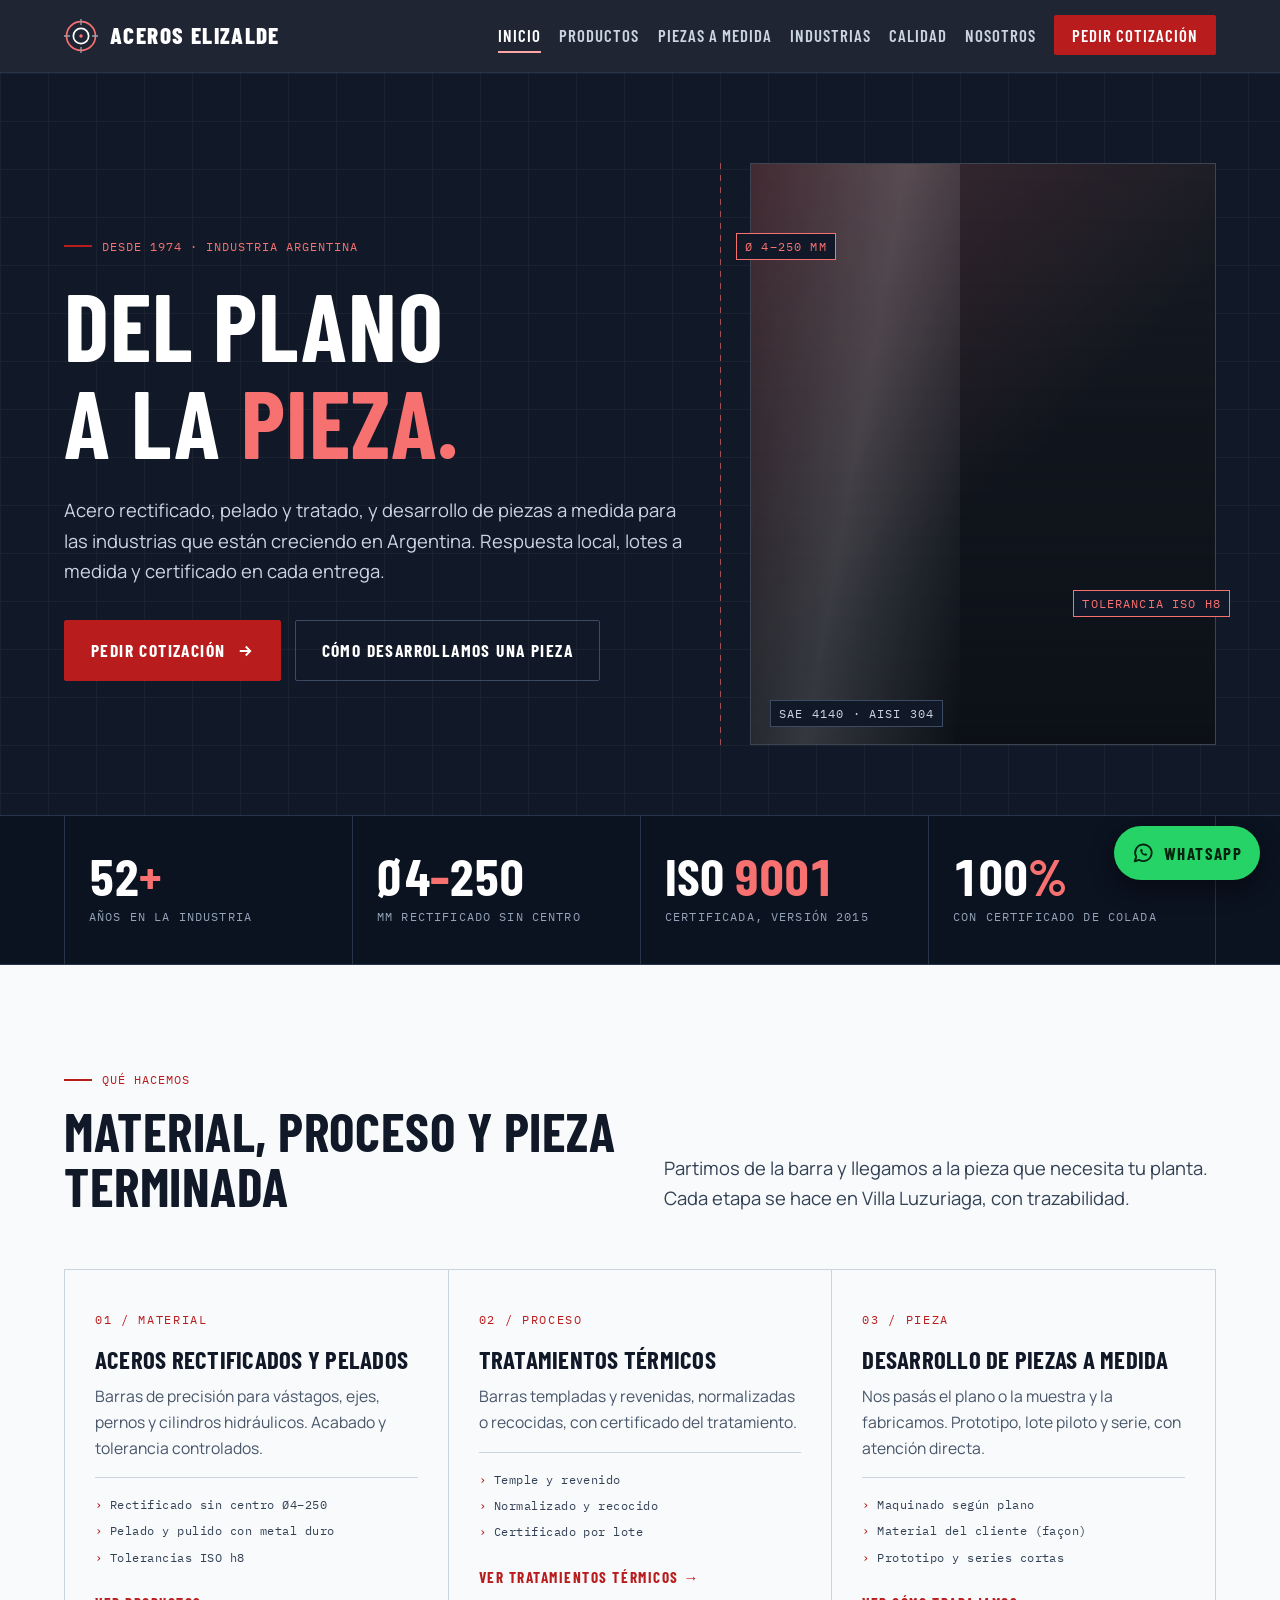
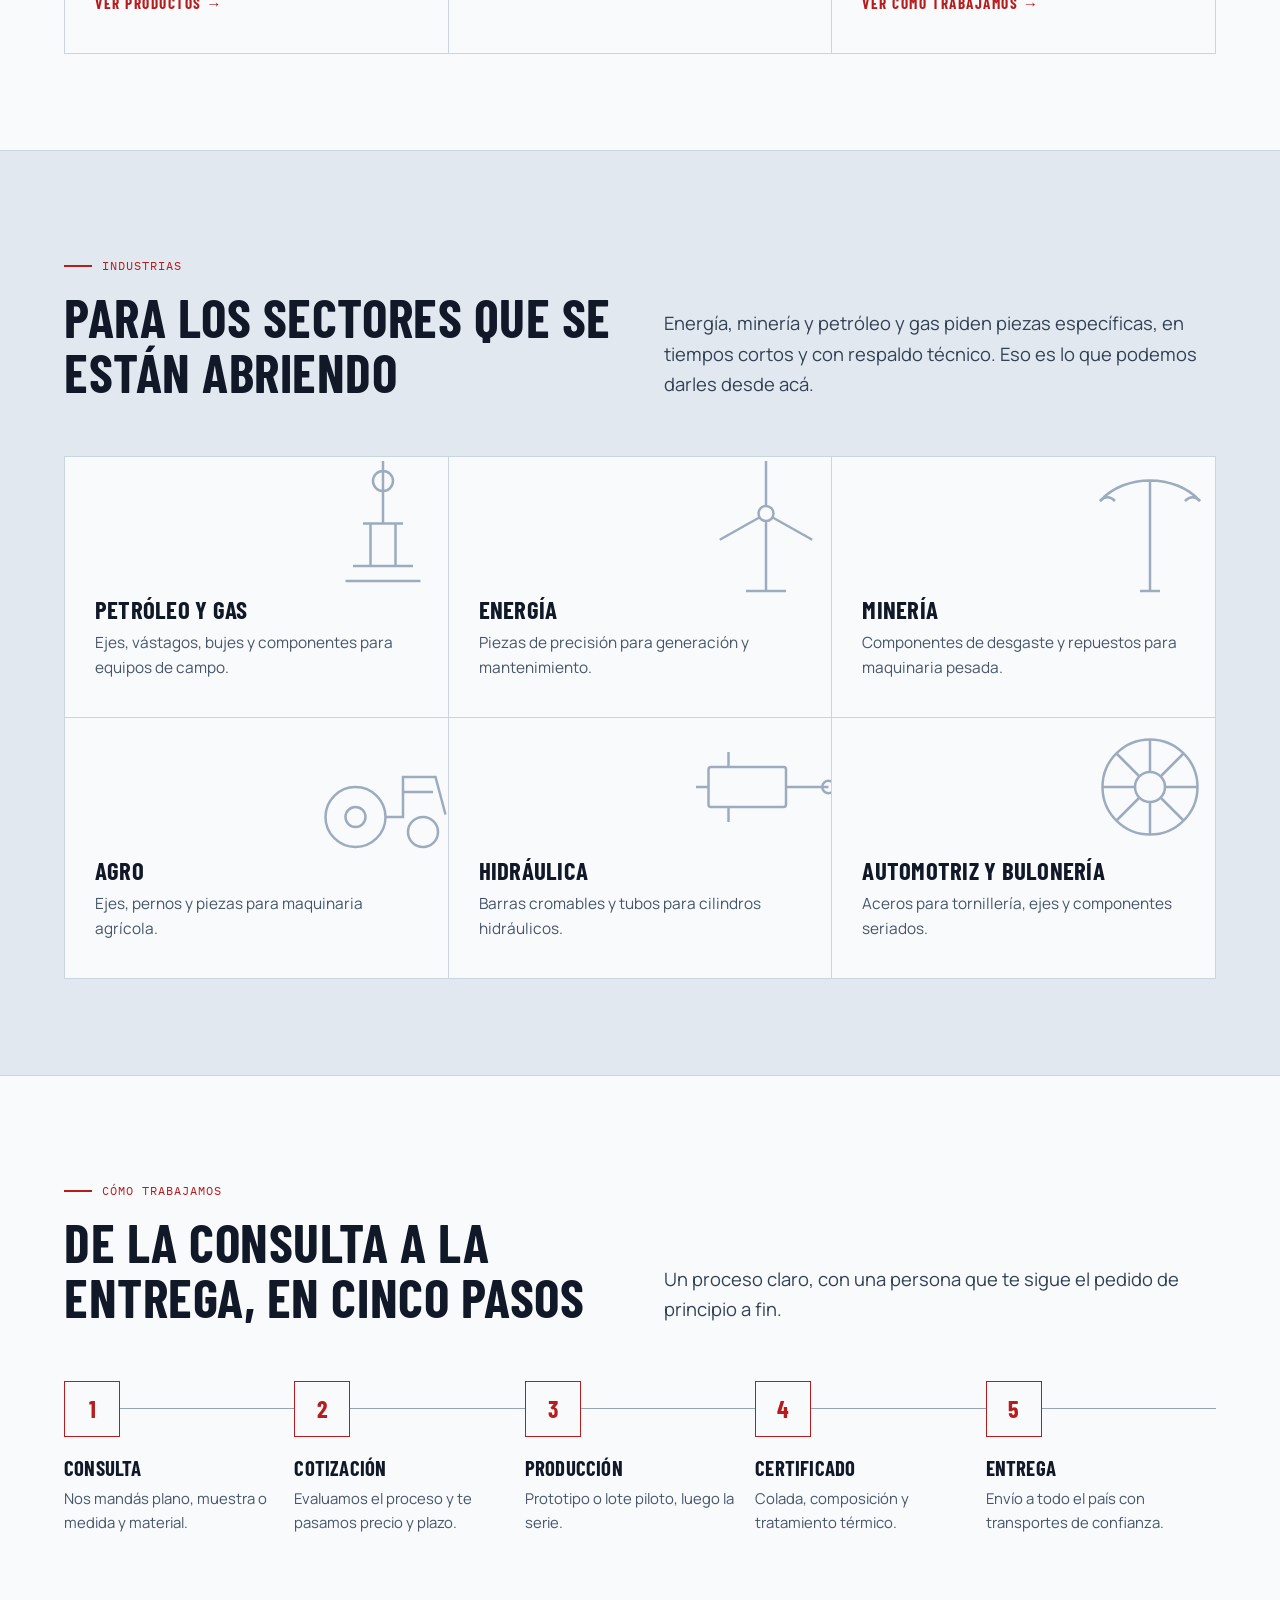
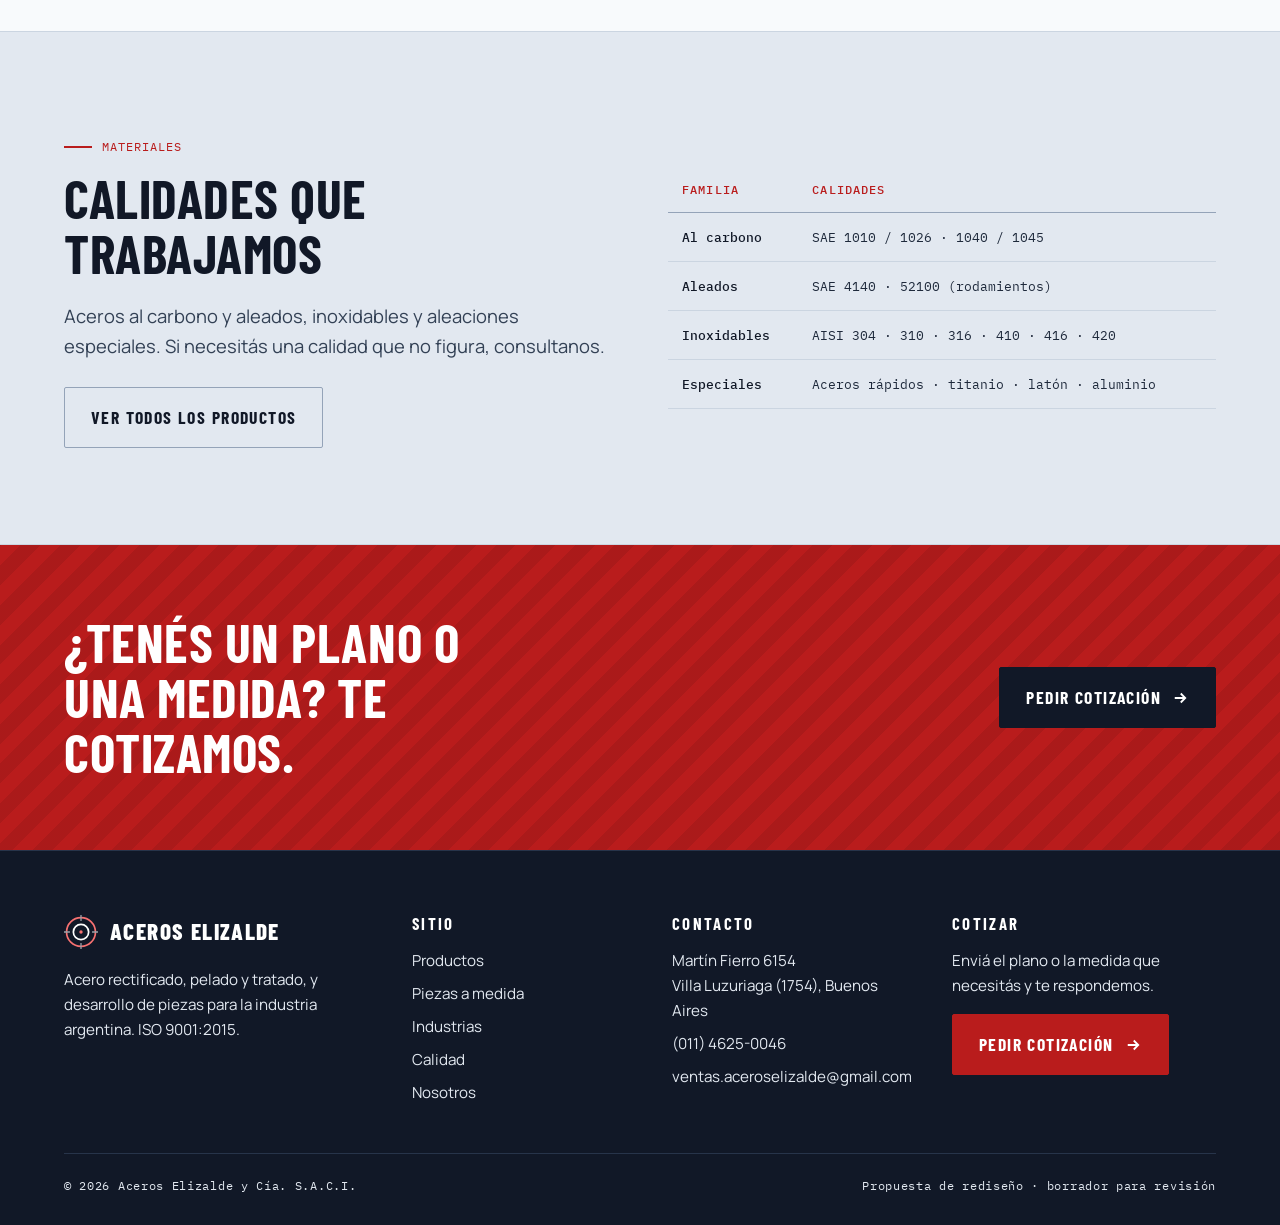
<file: index.html>
<!doctype html>
<html lang="es-AR">
<head>
<meta charset="utf-8">
<meta name="viewport" content="width=device-width,initial-scale=1">
<title>Acero rectificado, pelado y piezas a medida | Aceros Elizalde y Cía. S.A.C.I.</title>
<meta name="description" content="Aceros Elizalde: barras rectificadas, peladas y con tratamiento térmico, y desarrollo de piezas a medida para petróleo y gas, energía, minería, agro e hidráulica. Desde 1974, ISO 9001.">
<meta name="theme-color" content="#111827">
<link rel="preconnect" href="https://fonts.googleapis.com">
<link rel="preconnect" href="https://fonts.gstatic.com" crossorigin>
<script>document.documentElement.classList.add("js")</script>
<link rel="stylesheet" href="https://fonts.googleapis.com/css2?family=Barlow+Condensed:wght@500;600;700;800&family=Manrope:wght@400;500;600;700&family=IBM+Plex+Mono:wght@400;500&display=swap">
<link rel="stylesheet" href="css/styles.css">
</head>
<body>
<a class="skip" href="#main">Saltar al contenido</a>
<header class="top dark">
 <div class="wrap">
  <a class="brand" translate="no" href="index.html" aria-label="Aceros Elizalde, inicio"><svg class="brand-mark" viewBox="0 0 40 40" aria-hidden="true" fill="none" stroke="currentColor" stroke-width="2">
<circle cx="20" cy="20" r="17" stroke="#F87171"/><circle cx="20" cy="20" r="9"/><circle cx="20" cy="20" r="2" fill="#F87171" stroke="none"/>
<path d="M20 0v7M20 33v7M0 20h7M33 20h7" stroke="#9aa3ab" stroke-width="1.5"/></svg><span>Aceros Elizalde<small>DESDE 1974 · VILLA LUZURIAGA</small></span></a>
  <button class="burger" aria-label="Abrir menú" aria-expanded="false" aria-controls="menu"><span></span><span></span><span></span></button>
  <nav id="menu" aria-label="Principal"><ul><li><a href="index.html" aria-current="page">Inicio</a></li><li><a href="productos.html">Productos</a></li><li><a href="desarrollo-de-piezas.html">Piezas a medida</a></li><li><a href="industrias.html">Industrias</a></li><li><a href="calidad.html">Calidad</a></li><li><a href="nosotros.html">Nosotros</a></li><li><a class="nav-cta" href="contacto.html">Pedir cotización</a></li></ul></nav>
 </div>
</header>
<main id="main">

<section class="hero dark">
 <div class="wrap grid">
  <div>
   <p class="mono tag">Desde 1974 · Industria argentina</p>
   <h1 style="margin-top:20px">Del plano<br>a la <em>pieza.</em></h1>
   <p class="lead">Acero rectificado, pelado y tratado, y desarrollo de piezas a medida para las industrias que están creciendo en Argentina. Respuesta local, lotes a medida y certificado en cada entrega.</p>
   <div class="cta">
    <a class="btn" href="contacto.html">Pedir cotización <svg viewBox="0 0 24 24" fill="none" stroke="currentColor" stroke-width="2.4" aria-hidden="true"><path d="M5 12h14M13 6l6 6-6 6"/></svg></a>
    <a class="btn ghost" href="desarrollo-de-piezas.html">Cómo desarrollamos una pieza</a>
   </div>
  </div>
  <div class="hero-bar">
   <div class="rule-v"></div>
   <div class="hero-fig" role="img" aria-label="Barras de acero en la línea de corte"><div class="shine"></div></div>
   <span class="dim d1">Ø 4–250 mm</span>
   <span class="dim d2">Tolerancia ISO h8</span>
   <span class="dim d3">SAE 4140 · AISI 304</span>
  </div>
 </div>
</section>

<div class="stats dark"><div class="wrap">
 <div class="stat"><b>52<span>+</span></b><small>años en la industria</small></div>
 <div class="stat"><b>Ø4<span>–</span>250</b><small>mm rectificado sin centro</small></div>
 <div class="stat"><b>ISO <span>9001</span></b><small>certificada, versión 2015</small></div>
 <div class="stat"><b>100<span>%</span></b><small>con certificado de colada</small></div>
</div></div>

<section>
 <div class="wrap">
  <div class="sec-head reveal">
   <div><p class="mono tag">Qué hacemos</p><h2>Material, proceso y pieza terminada</h2></div>
   <p class="lead">Partimos de la barra y llegamos a la pieza que necesita tu planta. Cada etapa se hace en Villa Luzuriaga, con trazabilidad.</p>
  </div>
  <div class="cards reveal">
   <article class="card"><span class="n">01 / MATERIAL</span><h3>Aceros rectificados y pelados</h3><p>Barras de precisión para vástagos, ejes, pernos y cilindros hidráulicos. Acabado y tolerancia controlados.</p><ul><li>Rectificado sin centro Ø4–250</li><li>Pelado y pulido con metal duro</li><li>Tolerancias ISO h8</li></ul><a class="more" href="productos.html">Ver productos</a></article>
   <article class="card"><span class="n">02 / PROCESO</span><h3>Tratamientos térmicos</h3><p>Barras templadas y revenidas, normalizadas o recocidas, con certificado del tratamiento.</p><ul><li>Temple y revenido</li><li>Normalizado y recocido</li><li>Certificado por lote</li></ul><a class="more" href="productos.html#tratamientos">Ver tratamientos térmicos</a></article>
   <article class="card"><span class="n">03 / PIEZA</span><h3>Desarrollo de piezas a medida</h3><p>Nos pasás el plano o la muestra y la fabricamos. Prototipo, lote piloto y serie, con atención directa.</p><ul><li>Maquinado según plano</li><li>Material del cliente (façon)</li><li>Prototipo y series cortas</li></ul><a class="more" href="desarrollo-de-piezas.html">Ver cómo trabajamos</a></article>
  </div>
 </div>
</section>

<section class="alt">
 <div class="wrap">
  <div class="sec-head reveal">
   <div><p class="mono tag">Industrias</p><h2>Para los sectores que se están abriendo</h2></div>
   <p class="lead">Energía, minería y petróleo y gas piden piezas específicas, en tiempos cortos y con respaldo técnico. Eso es lo que podemos darles desde acá.</p>
  </div>
  <div class="cards reveal">
   <a class="ind card" href="industrias.html#petroleo-gas"><svg viewBox="0 0 120 120" fill="none" stroke="currentColor" stroke-width="2"><path d="M60 8v50M44 58h32M50 58v34h20V58M36 92h48M30 104h60"/><circle cx="60" cy="24" r="8"/></svg><h3>Petróleo y gas</h3><p>Ejes, vástagos, bujes y componentes para equipos de campo.</p></a>
   <a class="ind card" href="industrias.html#energia"><svg viewBox="0 0 120 120" fill="none" stroke="currentColor" stroke-width="2"><circle cx="60" cy="50" r="6"/><path d="M60 44V8M65 53l32 18M55 53L23 71M60 56v56M44 112h32"/></svg><h3>Energía</h3><p>Piezas de precisión para generación y mantenimiento.</p></a>
   <a class="ind card" href="industrias.html#mineria"><svg viewBox="0 0 120 120" fill="none" stroke="currentColor" stroke-width="2"><path d="M20 40c20-22 60-22 80 0M60 24v88M52 112h16"/><path d="M20 40c4-4 8-4 12 0M100 40c-4-4-8-4-12 0"/></svg><h3>Minería</h3><p>Componentes de desgaste y repuestos para maquinaria pesada.</p></a>
   <a class="ind card" href="industrias.html#agro"><svg viewBox="0 0 120 120" fill="none" stroke="currentColor" stroke-width="2"><circle cx="38" cy="84" r="24"/><circle cx="38" cy="84" r="8"/><circle cx="92" cy="96" r="12"/><path d="M62 84h14V52h26l8 30M76 64h24"/></svg><h3>Agro</h3><p>Ejes, pernos y piezas para maquinaria agrícola.</p></a>
   <a class="ind card" href="industrias.html#hidraulica"><svg viewBox="0 0 120 120" fill="none" stroke="currentColor" stroke-width="2"><rect x="14" y="44" width="62" height="32" rx="2"/><path d="M76 60h34M14 60H4M30 44V32M30 76v12"/><circle cx="110" cy="60" r="5"/></svg><h3>Hidráulica</h3><p>Barras cromables y tubos para cilindros hidráulicos.</p></a>
   <a class="ind card" href="industrias.html#automotriz"><svg viewBox="0 0 120 120" fill="none" stroke="currentColor" stroke-width="2"><circle cx="60" cy="60" r="38"/><circle cx="60" cy="60" r="12"/><path d="M60 22v26M60 72v26M22 60h26M72 60h26M33 33l18 18M69 69l18 18M87 33L69 51M51 69L33 87"/></svg><h3>Automotriz y bulonería</h3><p>Aceros para tornillería, ejes y componentes seriados.</p></a>
  </div>
 </div>
</section>

<section>
 <div class="wrap">
  <div class="sec-head reveal">
   <div><p class="mono tag">Cómo trabajamos</p><h2>De la consulta a la entrega, en cinco pasos</h2></div>
   <p class="lead">Un proceso claro, con una persona que te sigue el pedido de principio a fin.</p>
  </div>
  <ol class="steps reveal">
   <li class="step"><h3>Consulta</h3><p>Nos mandás plano, muestra o medida y material.</p></li>
   <li class="step"><h3>Cotización</h3><p>Evaluamos el proceso y te pasamos precio y plazo.</p></li>
   <li class="step"><h3>Producción</h3><p>Prototipo o lote piloto, luego la serie.</p></li>
   <li class="step"><h3>Certificado</h3><p>Colada, composición y tratamiento térmico.</p></li>
   <li class="step"><h3>Entrega</h3><p>Envío a todo el país con transportes de confianza.</p></li>
  </ol>
 </div>
</section>

<section class="alt">
 <div class="wrap spec">
  <div class="reveal">
   <p class="mono tag">Materiales</p>
   <h2 style="margin:14px 0 20px">Calidades que trabajamos</h2>
   <p class="lead">Aceros al carbono y aleados, inoxidables y aleaciones especiales. Si necesitás una calidad que no figura, consultanos.</p>
   <p style="margin-top:26px"><a class="btn ghost" href="productos.html">Ver todos los productos</a></p>
  </div>
  <div class="reveal">
   <table class="table">
    <thead><tr><th scope="col">Familia</th><th scope="col">Calidades</th></tr></thead>
    <tbody>
     <tr><td>Al carbono</td><td>SAE 1010 / 1026 · 1040 / 1045</td></tr>
     <tr><td>Aleados</td><td>SAE 4140 · 52100 (rodamientos)</td></tr>
     <tr><td>Inoxidables</td><td>AISI 304 · 310 · 316 · 410 · 416 · 420</td></tr>
     <tr><td>Especiales</td><td>Aceros rápidos · titanio · latón · aluminio</td></tr>
    </tbody>
   </table>
  </div>
 </div>
</section>
<div class="cta-band"><div class="wrap">
 <h2>¿Tenés un plano o una medida? Te cotizamos.</h2>
 <a class="btn" href="contacto.html">Pedir cotización <svg viewBox="0 0 24 24" fill="none" stroke="currentColor" stroke-width="2.4" aria-hidden="true"><path d="M5 12h14M13 6l6 6-6 6"/></svg></a>
</div></div>
</main>
<footer class="dark">
 <div class="wrap">
  <div class="cols">
   <div>
    <a class="brand" translate="no" href="index.html" style="color:#fff"><svg class="brand-mark" viewBox="0 0 40 40" aria-hidden="true" fill="none" stroke="currentColor" stroke-width="2">
<circle cx="20" cy="20" r="17" stroke="#F87171"/><circle cx="20" cy="20" r="9"/><circle cx="20" cy="20" r="2" fill="#F87171" stroke="none"/>
<path d="M20 0v7M20 33v7M0 20h7M33 20h7" stroke="#9aa3ab" stroke-width="1.5"/></svg><span>Aceros Elizalde<small>ACEROS Y PIEZAS A MEDIDA</small></span></a>
    <p style="margin-top:18px;max-width:34ch">Acero rectificado, pelado y tratado, y desarrollo de piezas para la industria argentina. ISO 9001:2015.</p>
   </div>
   <div><h3>Sitio</h3><ul>
    <li><a href="productos.html">Productos</a></li>
    <li><a href="desarrollo-de-piezas.html">Piezas a medida</a></li>
    <li><a href="industrias.html">Industrias</a></li>
    <li><a href="calidad.html">Calidad</a></li>
    <li><a href="nosotros.html">Nosotros</a></li></ul></div>
   <div><h3>Contacto</h3><ul>
    <li>Martín Fierro 6154<br>Villa Luzuriaga (1754), Buenos Aires</li>
    <li><a href="tel:+541146250046">(011) 4625-0046</a></li>
    <li><a href="mailto:ventas.aceroselizalde@gmail.com">ventas.aceroselizalde@gmail.com</a></li></ul></div>
   <div><h3>Cotizar</h3><p style="margin-bottom:16px">Enviá el plano o la medida que necesitás y te respondemos.</p><a class="btn" href="contacto.html">Pedir cotización <svg viewBox="0 0 24 24" fill="none" stroke="currentColor" stroke-width="2.4" aria-hidden="true"><path d="M5 12h14M13 6l6 6-6 6"/></svg></a></div>
  </div>
  <div class="legal"><span>© 2026 Aceros Elizalde y Cía. S.A.C.I.</span><span>Propuesta de rediseño · borrador para revisión</span></div>
 </div>
</footer>
<a class="wa" href="https://wa.me/5491139431178?text=Hola%2C%20quiero%20consultar%20por%20una%20cotizaci%C3%B3n." target="_blank" rel="noopener" aria-label="Escribir por WhatsApp"><svg viewBox="0 0 24 24" fill="none" stroke="currentColor" stroke-width="2" stroke-linejoin="round" aria-hidden="true"><path d="M3 21l1.6-4.8A9 9 0 1 1 8 19.6z"/><path d="M9 8.5c0 3.5 3 6.5 6.5 6.5l1.2-1.6-2.3-1.2-1 .8c-1-.5-1.9-1.400-2.400-2.400l.8-1-1.200-2.300z" fill="currentColor" stroke="none"/></svg><span>WhatsApp</span></a>
<script src="js/main.js"></script>
</body>
</html>
</file>
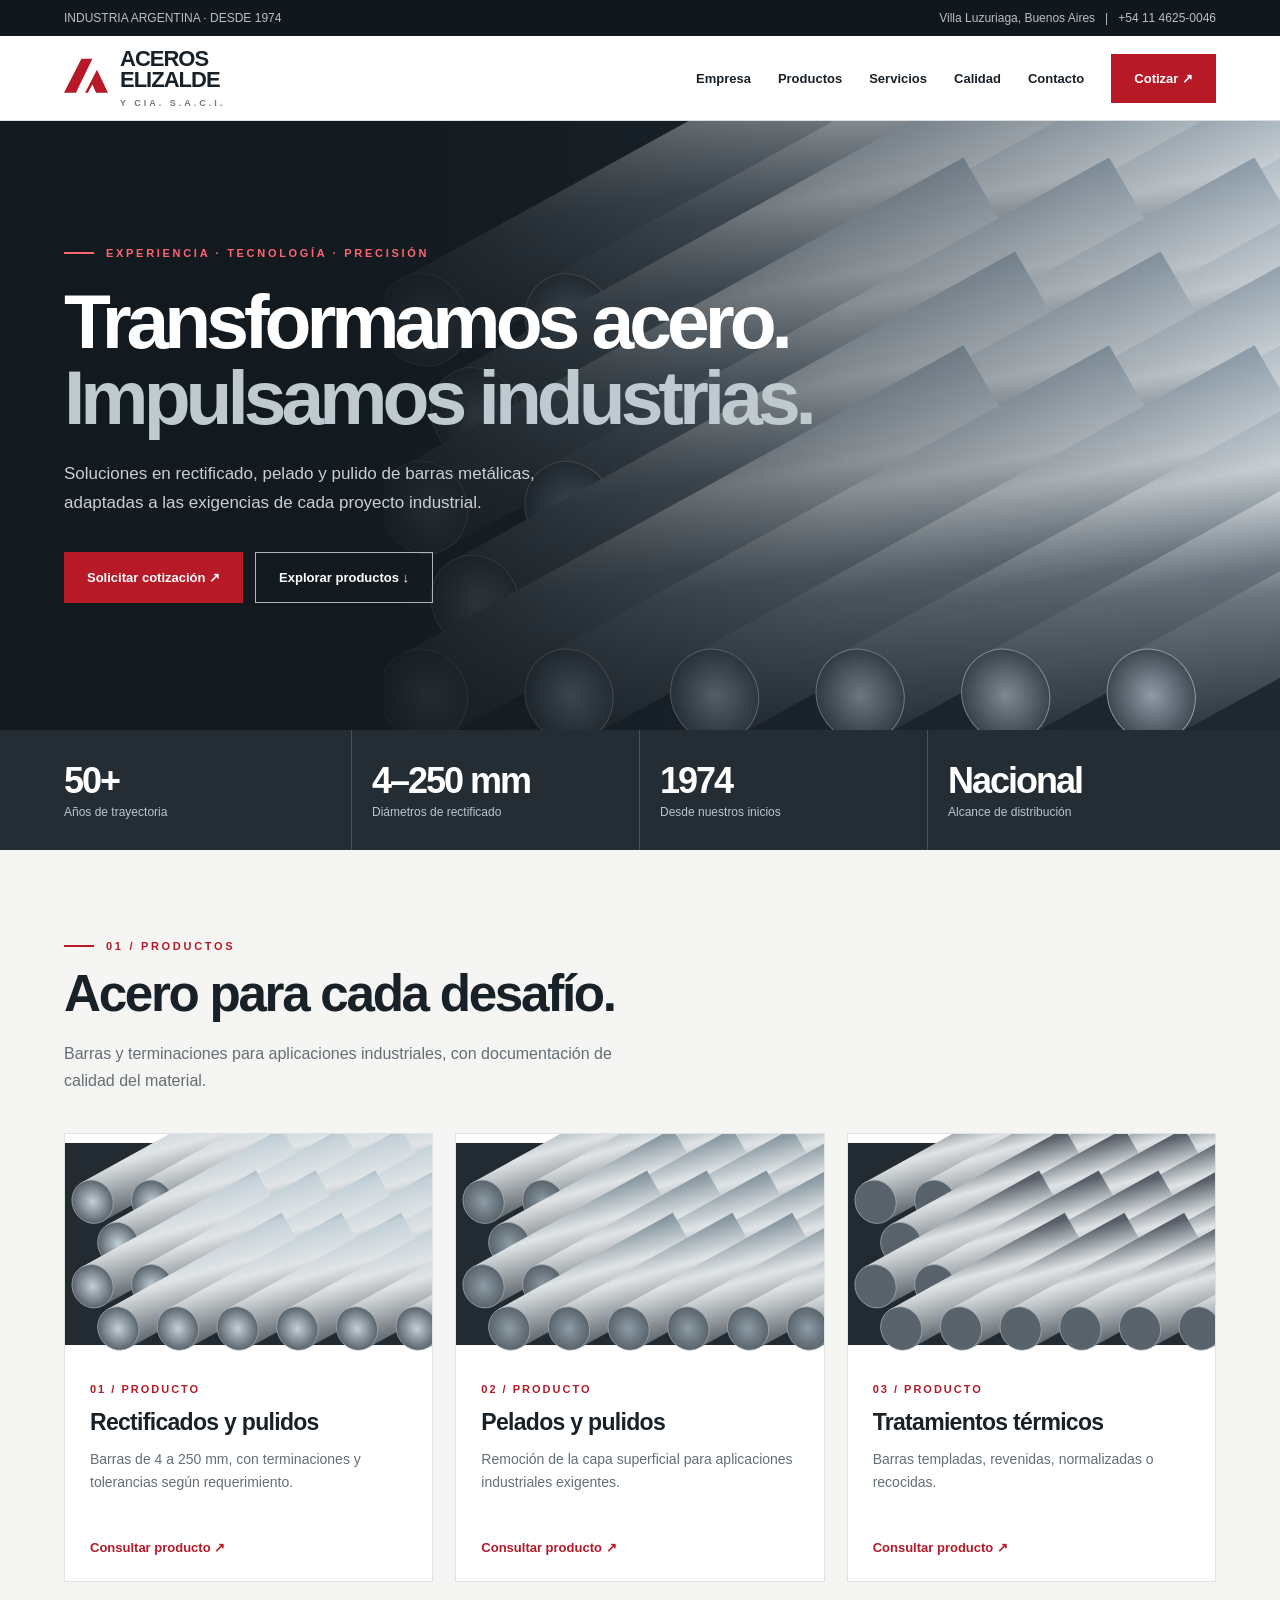
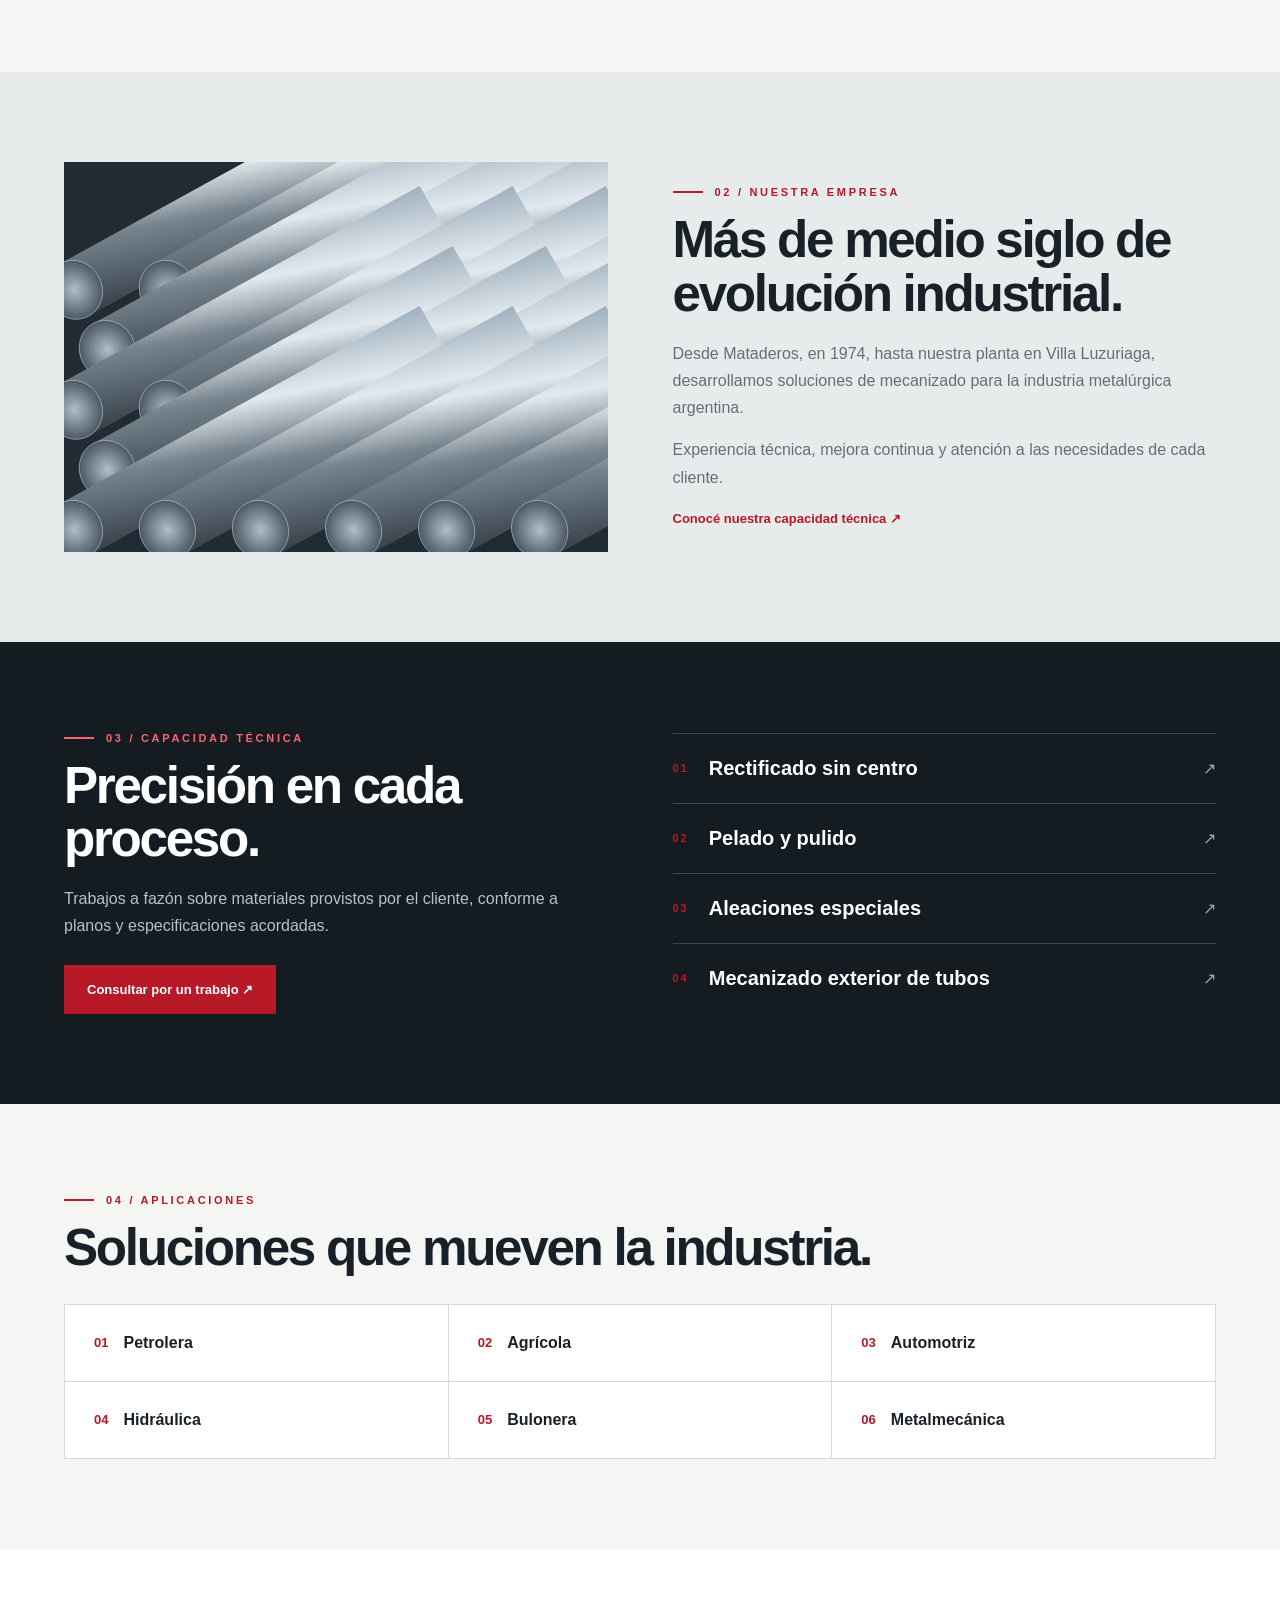
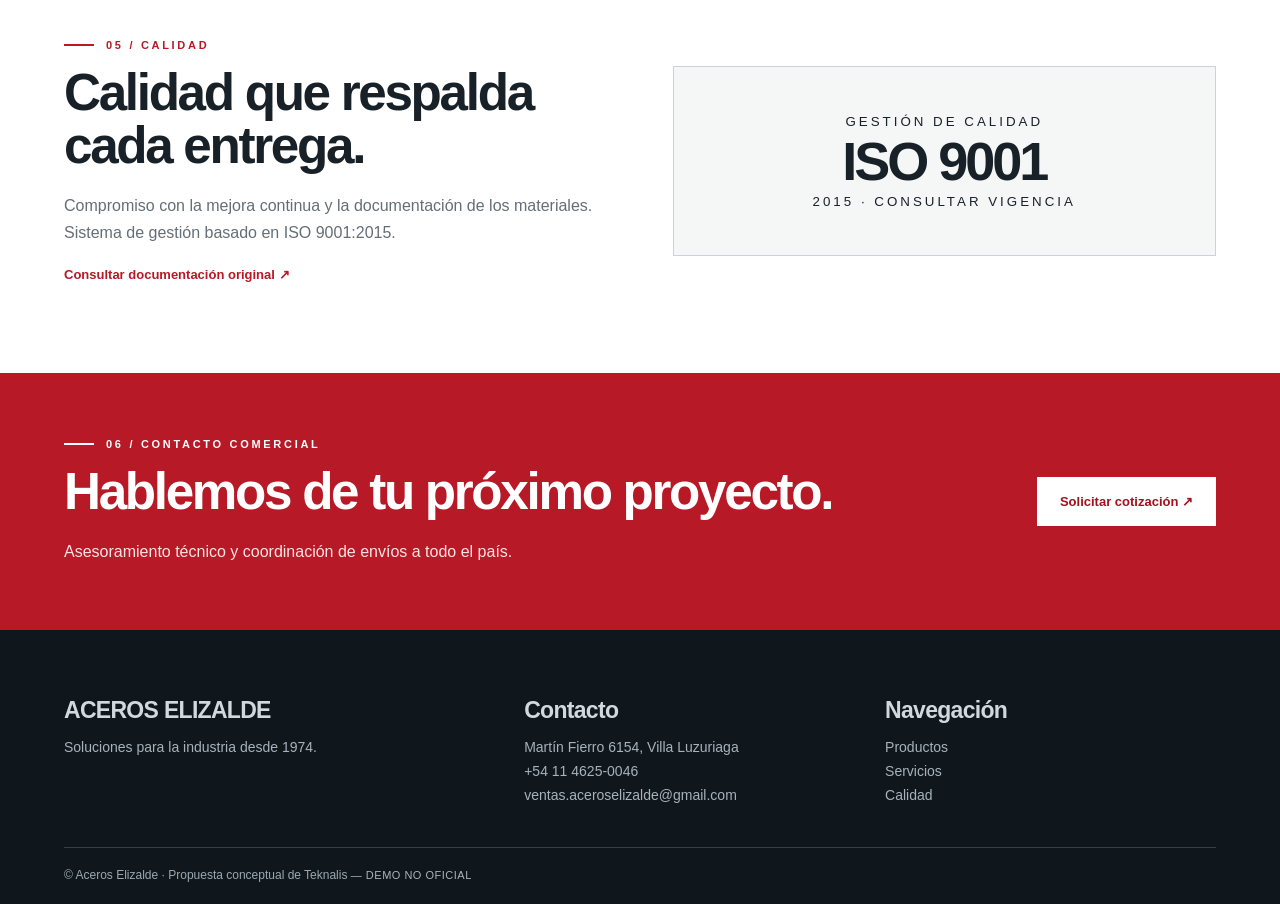
<file: Aceros-Elizalde-Home.html>
<!doctype html><html lang="es"><head><meta charset="utf-8"><meta name="viewport" content="width=device-width,initial-scale=1"><title>Aceros Elizalde | Propuesta de rediseño</title><style>
*{box-sizing:border-box}html{scroll-behavior:smooth}body{margin:0;font-family:Arial,Helvetica,sans-serif;color:#192128;background:#f5f5f3}a{color:inherit;text-decoration:none}button{font:inherit;cursor:pointer} .wrap{width:min(1200px,90%);margin:auto}.top{background:#11171b;color:#b7c0c7;font-size:12px;padding:11px 0}.top .wrap,nav,.flex{display:flex;justify-content:space-between;align-items:center;gap:24px}header{background:#fff;position:sticky;top:0;z-index:10;box-shadow:0 1px 0 #ddd}nav{min-height:84px}.brand{display:flex;align-items:center;gap:12px;font-weight:900;letter-spacing:-1px;font-size:22px;line-height:.95}.brand svg{width:44px}.brand small{display:block;font-size:9px;letter-spacing:3px;color:#737a80;margin-top:8px}.links{display:flex;gap:27px;align-items:center;font-size:13px;font-weight:bold}.btn{display:inline-flex;align-items:center;justify-content:center;gap:18px;background:#b71927;color:white;padding:17px 23px;font-size:13px;font-weight:bold;border:0;transition:.2s}.btn:hover{background:#8e101d;transform:translateY(-2px)}.outline{background:transparent;border:1px solid #aeb5bb}.hero{background:#12191f;position:relative;overflow:hidden;color:white;min-height:610px;display:flex;align-items:center}.heroart{position:absolute;inset:0 0 0 30%;width:70%;height:100%;object-fit:cover;opacity:.95}.hero:after{content:'';position:absolute;inset:0;background:linear-gradient(90deg,#12191f 5%,#12191ff5 28%,#12191f68 66%,#12191f12)}.hero .wrap{position:relative;z-index:1;padding:82px 0}.eyebrow{font-size:11px;font-weight:bold;letter-spacing:2.7px;text-transform:uppercase;color:#b71927;display:flex;align-items:center;gap:12px}.eyebrow:before{content:'';width:30px;height:2px;background:currentColor}.hero .eyebrow,.dark .eyebrow{color:#ff6470}h1,h2,h3,p{margin:0}h1{font-size:clamp(48px,6vw,92px);letter-spacing:-.065em;line-height:.99;max-width:800px;margin:24px 0}h1 span{color:#bfc9d0}p{line-height:1.7;color:#646e75}.hero p{color:#c7d0d6;max-width:480px;font-size:17px;margin:25px 0 34px}.actions{display:flex;gap:12px;flex-wrap:wrap}.stats{background:#242d34;color:white}.stats .wrap{display:grid;grid-template-columns:repeat(4,1fr)}.stat{padding:30px 20px;border-right:1px solid #46515a}.stat:first-child{padding-left:0}.stat:last-child{border:0}.stat strong{font-size:36px;letter-spacing:-2px;display:block}.stat span{font-size:12px;color:#bbc5cc}section{padding:90px 0;scroll-margin-top:80px}h2{font-size:clamp(34px,4vw,54px);line-height:1.04;letter-spacing:-.045em;margin:15px 0 20px}.intro{max-width:590px}.cards{display:grid;grid-template-columns:repeat(3,1fr);gap:22px;margin-top:38px}.card{background:#fff;border:1px solid #dfe3e4;overflow:hidden}.card img,.card svg{display:block;width:100%;height:220px;object-fit:cover;transition:transform .35s}.card:hover svg{transform:scale(1.035)}.card .content{padding:25px}.number{font-size:11px;font-weight:bold;color:#b71927;letter-spacing:2px}h3{font-size:23px;letter-spacing:-.7px;margin:12px 0}.card p{font-size:14px;min-height:72px}.more{display:inline-block;margin-top:20px;font-size:13px;font-weight:bold;color:#b71927;border:0;background:none;padding:0}.split{display:grid;grid-template-columns:1fr 1fr;align-items:center;gap:65px}.about{background:#e8ebeb}.photo{height:390px;width:100%;object-fit:cover;background:#303a41}.dark{background:#141c22;color:white}.dark p{color:#b7c1c8}.service{border-top:1px solid #3b464f;padding:23px 0;display:flex;gap:20px;align-items:center}.service strong{font-size:20px}.service span:last-child{margin-left:auto;color:#9ba8b1}.sectors{display:grid;grid-template-columns:repeat(3,1fr);gap:1px;background:#d6dadd;border:1px solid #d6dadd;margin-top:30px}.sector{background:white;padding:29px;font-weight:bold;display:flex;gap:15px;align-items:center}.sector b{font-size:13px;color:#b71927}.quality{background:white}.qualitymark{border:1px solid #ccd2d6;padding:45px;text-align:center;background:#f5f6f6}.qualitymark strong{font-size:54px;display:block;letter-spacing:-3px}.qualitymark small{letter-spacing:3px}.cta{background:#b71927;color:white;padding:65px 0}.cta p{color:#ffe4e6}.cta .btn{background:white;color:#a31120;white-space:nowrap}footer{background:#10171c;color:#d2d9de;padding:55px 0 22px}footer p{color:#a7b2bb;font-size:14px}.footgrid{display:grid;grid-template-columns:1.3fr 1fr 1fr;gap:30px}.copyright{border-top:1px solid #344049;margin-top:40px;padding-top:20px;font-size:12px;color:#9ba8b1}.menu{display:none;border:0;background:none;font-size:26px}dialog{max-width:520px;width:90%;border:0;padding:32px;box-shadow:0 20px 80px #0007}dialog::backdrop{background:#111a}dialog label{display:block;font-size:13px;margin:14px 0 5px}dialog input,dialog textarea,dialog select{width:100%;padding:11px;border:1px solid #c8ced2;font:inherit}dialog textarea{height:85px}dialog .close{float:right;background:none;border:0;font-size:24px}dialog .btn{margin-top:18px;width:100%}.demo{font-size:11px;color:#aab4bc;letter-spacing:.5px}@media(max-width:850px){.links{display:none;position:absolute;top:84px;left:0;right:0;background:white;padding:24px;flex-direction:column;align-items:stretch}.links.open{display:flex}.menu{display:block}.top .wrap span:last-child{display:none}.hero{min-height:570px}.heroart{inset:0;width:100%}.hero:after{background:linear-gradient(90deg,#12191ff5,#12191f80)}.cards,.split,.footgrid{grid-template-columns:1fr}.split{gap:30px}.stats .wrap{grid-template-columns:1fr 1fr}.stat{padding:20px!important}.sectors{grid-template-columns:1fr 1fr}.cta .flex{align-items:flex-start;flex-direction:column}section{padding:58px 0}.photo{height:280px}.card p{min-height:0}}@media(prefers-reduced-motion:reduce){html{scroll-behavior:auto}*{transition:none!important}}
</style></head><body><div class="top"><div class="wrap"><span>INDUSTRIA ARGENTINA · DESDE 1974</span><span>Villa Luzuriaga, Buenos Aires &nbsp; | &nbsp; <a href="tel:+541146250046">+54 11 4625-0046</a></span></div></div><header><nav class="wrap"><a class="brand" href="#inicio"><svg viewBox="0 0 48 48" aria-hidden="true"><path fill="#b71927" d="M0 40 19 3h12L13 40zM23 40 36 15l12 25H35l-4-9-5 9z"/></svg><div>ACEROS<br>ELIZALDE<small>Y CIA. S.A.C.I.</small></div></a><button class="menu" aria-label="Abrir menú" aria-expanded="false">☰</button><div class="links"><a href="#empresa">Empresa</a><a href="#productos">Productos</a><a href="#servicios">Servicios</a><a href="#calidad">Calidad</a><a href="#contacto">Contacto</a><button class="btn quote">Cotizar ↗</button></div></nav></header><main><div class="hero" id="inicio"><img class="heroart" src="https://aceroselizaldesa.com.ar/assets/images/mbr-1920x1285.jpg" alt="Barras de acero" onerror="this.onerror=null;this.src='[data-uri]'"><div class="wrap"><div class="eyebrow">Experiencia · tecnología · precisión</div><h1>Transformamos acero.<br><span>Impulsamos industrias.</span></h1><p>Soluciones en rectificado, pelado y pulido de barras metálicas, adaptadas a las exigencias de cada proyecto industrial.</p><div class="actions"><button class="btn quote">Solicitar cotización ↗</button><a class="btn outline" href="#productos">Explorar productos ↓</a></div></div></div><div class="stats"><div class="wrap"><div class="stat"><strong>50+</strong><span>Años de trayectoria</span></div><div class="stat"><strong>4–250 mm</strong><span>Diámetros de rectificado</span></div><div class="stat"><strong>1974</strong><span>Desde nuestros inicios</span></div><div class="stat"><strong>Nacional</strong><span>Alcance de distribución</span></div></div></div><section id="productos"><div class="wrap"><div class="eyebrow">01 / Productos</div><h2>Acero para cada desafío.</h2><p class="intro">Barras y terminaciones para aplicaciones industriales, con documentación de calidad del material.</p><div class="cards" id="cards"></div></div></section><section class="about" id="empresa"><div class="wrap split"><img class="photo" src="https://aceroselizaldesa.com.ar/assets/images/mbr-2-1920x1280.jpg" alt="Material metálico industrial" onerror="this.onerror=null;this.src='[data-uri]'"><div><div class="eyebrow">02 / Nuestra empresa</div><h2>Más de medio siglo de evolución industrial.</h2><p>Desde Mataderos, en 1974, hasta nuestra planta en Villa Luzuriaga, desarrollamos soluciones de mecanizado para la industria metalúrgica argentina.</p><p style="margin-top:15px">Experiencia técnica, mejora continua y atención a las necesidades de cada cliente.</p><a class="more" href="#servicios">Conocé nuestra capacidad técnica ↗</a></div></div></section><section class="dark" id="servicios"><div class="wrap split"><div><div class="eyebrow">03 / Capacidad técnica</div><h2>Precisión en cada proceso.</h2><p>Trabajos a fazón sobre materiales provistos por el cliente, conforme a planos y especificaciones acordadas.</p><button class="btn quote" style="margin-top:25px">Consultar por un trabajo ↗</button></div><div><div class="service"><span class="number">01</span><strong>Rectificado sin centro</strong><span>↗</span></div><div class="service"><span class="number">02</span><strong>Pelado y pulido</strong><span>↗</span></div><div class="service"><span class="number">03</span><strong>Aleaciones especiales</strong><span>↗</span></div><div class="service"><span class="number">04</span><strong>Mecanizado exterior de tubos</strong><span>↗</span></div></div></div></section><section><div class="wrap"><div class="eyebrow">04 / Aplicaciones</div><h2>Soluciones que mueven la industria.</h2><div class="sectors"><div class="sector"><b>01</b> Petrolera</div><div class="sector"><b>02</b> Agrícola</div><div class="sector"><b>03</b> Automotriz</div><div class="sector"><b>04</b> Hidráulica</div><div class="sector"><b>05</b> Bulonera</div><div class="sector"><b>06</b> Metalmecánica</div></div></div></section><section class="quality" id="calidad"><div class="wrap split"><div><div class="eyebrow">05 / Calidad</div><h2>Calidad que respalda cada entrega.</h2><p>Compromiso con la mejora continua y la documentación de los materiales. Sistema de gestión basado en ISO 9001:2015.</p><a class="more" href="https://aceroselizaldesa.com.ar/" target="_blank" rel="noopener">Consultar documentación original ↗</a></div><div class="qualitymark"><small>GESTIÓN DE CALIDAD</small><strong>ISO 9001</strong><small>2015 · CONSULTAR VIGENCIA</small></div></div></section><section class="cta" id="contacto"><div class="wrap flex"><div><div class="eyebrow" style="color:#fff">06 / Contacto comercial</div><h2>Hablemos de tu próximo proyecto.</h2><p>Asesoramiento técnico y coordinación de envíos a todo el país.</p></div><button class="btn quote">Solicitar cotización ↗</button></div></section></main><footer><div class="wrap"><div class="footgrid"><div><h3>ACEROS ELIZALDE</h3><p>Soluciones para la industria desde 1974.</p></div><div><h3>Contacto</h3><p>Martín Fierro 6154, Villa Luzuriaga<br><a href="tel:+541146250046">+54 11 4625-0046</a><br><a href="mailto:ventas.aceroselizalde@gmail.com">ventas.aceroselizalde@gmail.com</a></p></div><div><h3>Navegación</h3><p><a href="#productos">Productos</a><br><a href="#servicios">Servicios</a><br><a href="#calidad">Calidad</a></p></div></div><div class="copyright">© Aceros Elizalde · Propuesta conceptual de Teknalis <span class="demo">— DEMO NO OFICIAL</span></div></div></footer><dialog id="modal"><button class="close" aria-label="Cerrar">×</button><h2 style="font-size:33px">Solicitar cotización</h2><p>Demostración del formulario comercial. No se enviarán datos.</p><form id="quoteform"><label>Empresa</label><input required placeholder="Razón social"><label>Correo electrónico</label><input required type="email" placeholder="correo@empresa.com"><label>Producto o servicio</label><select id="product"><option>Seleccionar</option><option>Rectificados y pulidos</option><option>Pelados y pulidos</option><option>Tratamientos térmicos</option><option>Trabajo a fazón</option></select><label>Especificaciones</label><textarea placeholder="Material, diámetro, largo, cantidad..."></textarea><button class="btn" type="submit">Simular solicitud ↗</button><p id="status" role="status"></p></form></dialog><script>
const items=[['Rectificados y pulidos','Barras de 4 a 250 mm, con terminaciones y tolerancias según requerimiento.','#c3d0d8'],['Pelados y pulidos','Remoción de la capa superficial para aplicaciones industriales exigentes.','#8d9ca5'],['Tratamientos térmicos','Barras templadas, revenidas, normalizadas o recocidas.','#58616a']];function steel(color,i){let bars='';for(let y=0;y<4;y++)for(let x=0;x<6;x++){let a=18+x*65+(y%2)*28,b=43+y*46;bars+=`<path d="M${a} ${b}l190 -105 24 42 -190 105z" fill="url(#g${i})"/><ellipse cx="${a+12}" cy="${b+21}" rx="22" ry="24" transform="rotate(-28 ${a+12} ${b+21})" fill="url(#e${i})" stroke="#aab2b8" stroke-width=".7"/>`;}return `<svg viewBox="0 0 400 220" role="img" aria-label="Ilustración de barras metálicas"><defs><linearGradient id="g${i}" x1="0" y1="0" x2=".4" y2="1"><stop stop-color="#283039"/><stop offset=".35" stop-color="${color}"/><stop offset=".55" stop-color="#e0e4e6"/><stop offset="1" stop-color="#353e45"/></linearGradient><radialGradient id="e${i}"><stop stop-color="${color}"/><stop offset="1" stop-color="#59636c"/></radialGradient></defs><rect width="400" height="220" fill="#222b32"/>${bars}</svg>`}document.querySelector('#cards').innerHTML=items.map((a,i)=>`<article class="card">${steel(a[2],i)}<div class="content"><span class="number">0${i+1} / PRODUCTO</span><h3>${a[0]}</h3><p>${a[1]}</p><button class="more quote" data-product="${a[0]}">Consultar producto ↗</button></div></article>`).join('');const modal=document.querySelector('#modal');document.querySelectorAll('.quote').forEach(b=>b.onclick=()=>{document.querySelector('#status').textContent='';document.querySelector('#product').value=b.dataset.product||'Seleccionar';modal.showModal()});document.querySelector('.close').onclick=()=>modal.close();document.querySelector('#quoteform').onsubmit=e=>{e.preventDefault();document.querySelector('#status').textContent='Simulación completada. No se envió ningún dato.'};const menu=document.querySelector('.menu'),links=document.querySelector('.links');menu.onclick=()=>{let open=links.classList.toggle('open');menu.setAttribute('aria-expanded',open)};links.querySelectorAll('a,button').forEach(a=>a.addEventListener('click',()=>{links.classList.remove('open');menu.setAttribute('aria-expanded','false')}));
</script></body></html>
</file>
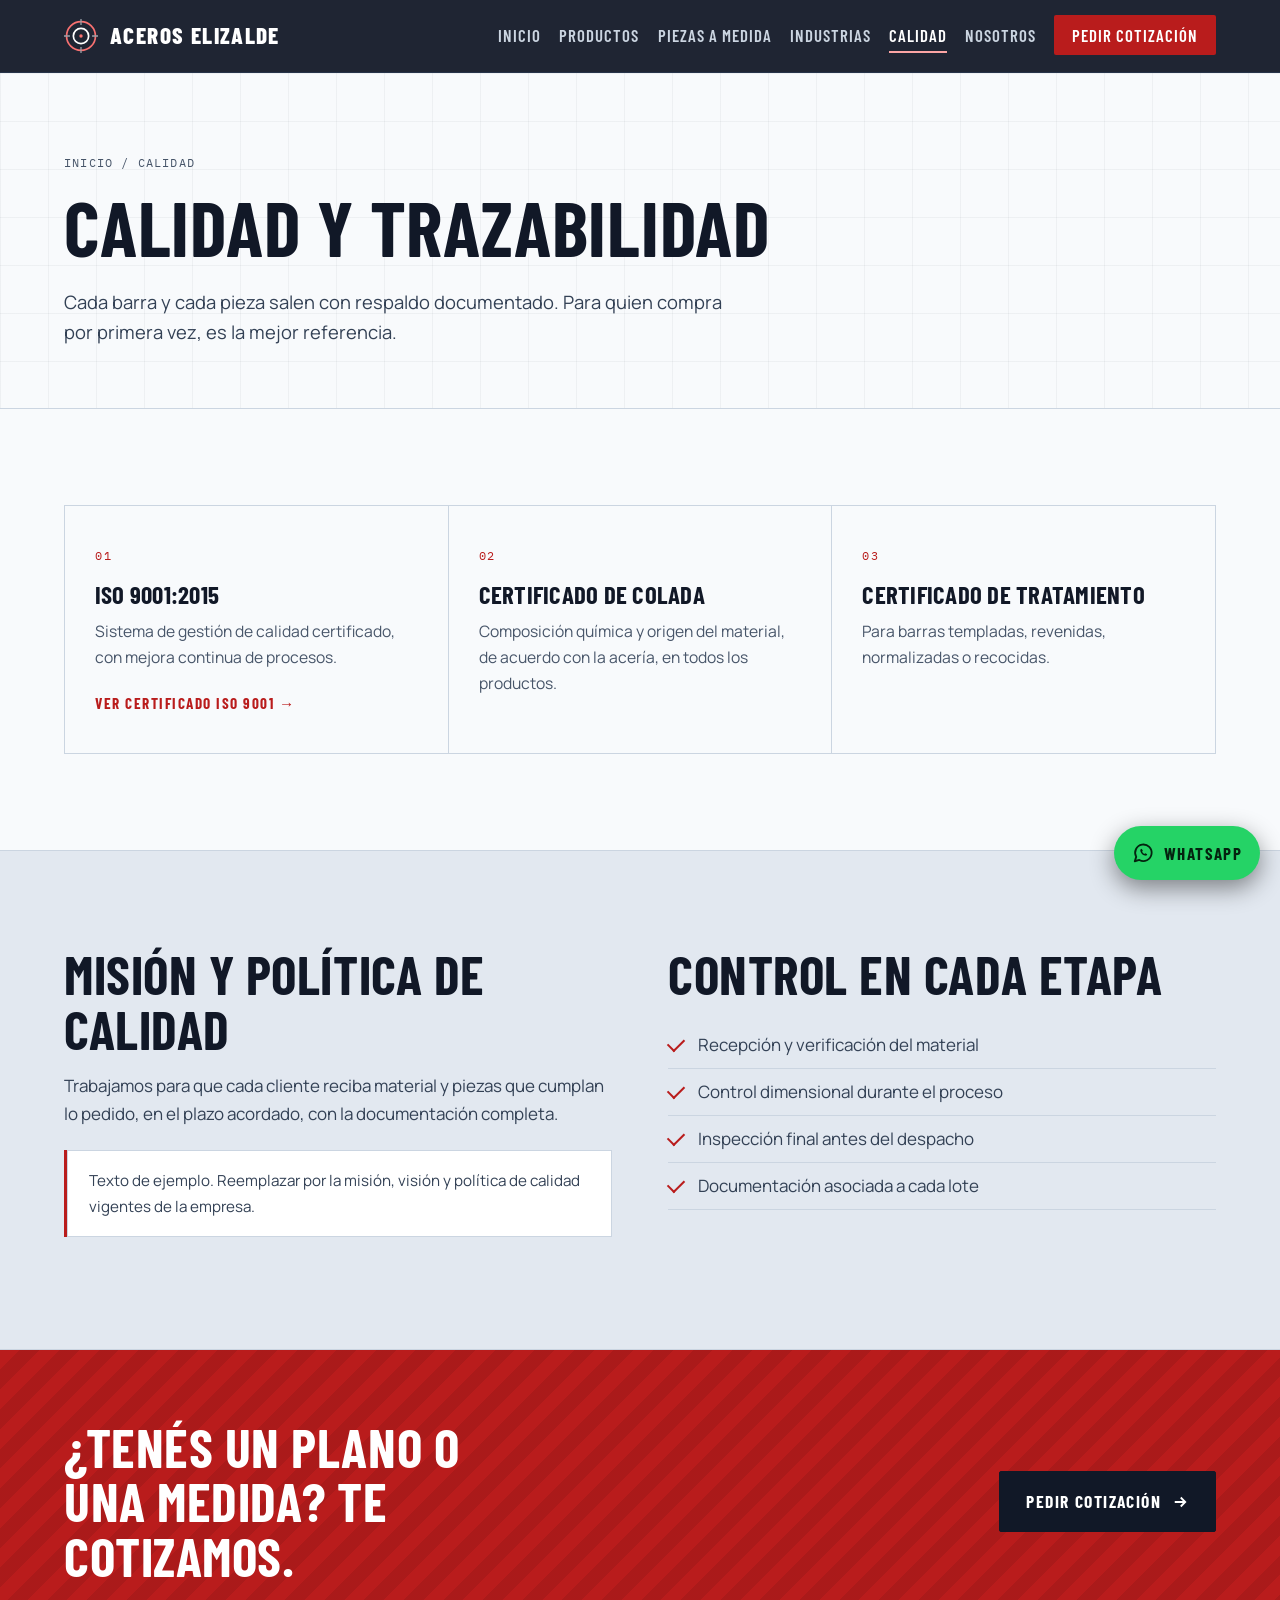
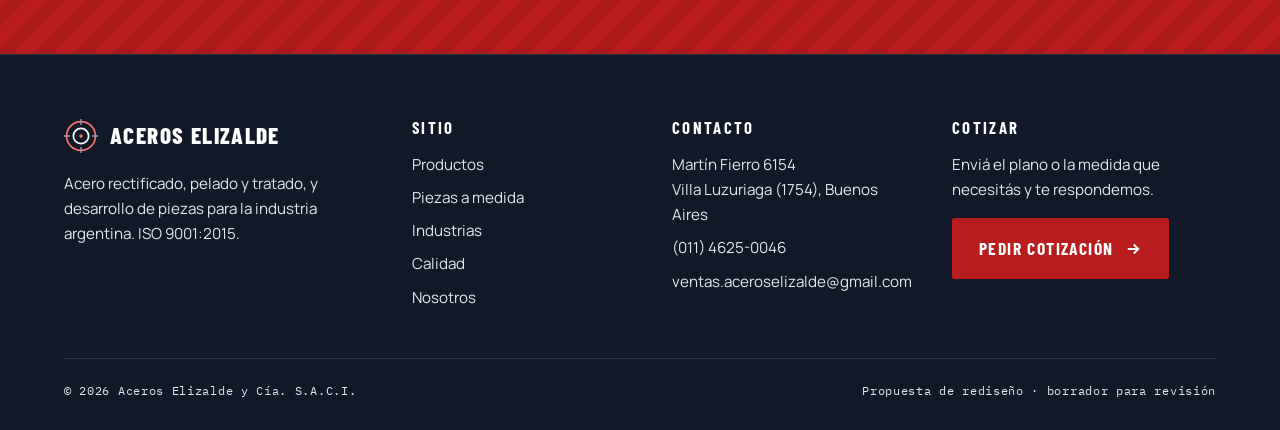
<file: calidad.html>
<!doctype html>
<html lang="es-AR">
<head>
<meta charset="utf-8">
<meta name="viewport" content="width=device-width,initial-scale=1">
<title>Calidad: ISO 9001:2015 y certificados | Aceros Elizalde y Cía. S.A.C.I.</title>
<meta name="description" content="Aceros Elizalde está certificada ISO 9001:2015 y entrega certificados de colada, composición y tratamiento térmico en sus productos.">
<meta name="theme-color" content="#111827">
<link rel="preconnect" href="https://fonts.googleapis.com">
<link rel="preconnect" href="https://fonts.gstatic.com" crossorigin>
<script>document.documentElement.classList.add("js")</script>
<link rel="stylesheet" href="https://fonts.googleapis.com/css2?family=Barlow+Condensed:wght@500;600;700;800&family=Manrope:wght@400;500;600;700&family=IBM+Plex+Mono:wght@400;500&display=swap">
<link rel="stylesheet" href="css/styles.css">
</head>
<body>
<a class="skip" href="#main">Saltar al contenido</a>
<header class="top dark">
 <div class="wrap">
  <a class="brand" translate="no" href="index.html" aria-label="Aceros Elizalde, inicio"><svg class="brand-mark" viewBox="0 0 40 40" aria-hidden="true" fill="none" stroke="currentColor" stroke-width="2">
<circle cx="20" cy="20" r="17" stroke="#F87171"/><circle cx="20" cy="20" r="9"/><circle cx="20" cy="20" r="2" fill="#F87171" stroke="none"/>
<path d="M20 0v7M20 33v7M0 20h7M33 20h7" stroke="#9aa3ab" stroke-width="1.5"/></svg><span>Aceros Elizalde<small>DESDE 1974 · VILLA LUZURIAGA</small></span></a>
  <button class="burger" aria-label="Abrir menú" aria-expanded="false" aria-controls="menu"><span></span><span></span><span></span></button>
  <nav id="menu" aria-label="Principal"><ul><li><a href="index.html">Inicio</a></li><li><a href="productos.html">Productos</a></li><li><a href="desarrollo-de-piezas.html">Piezas a medida</a></li><li><a href="industrias.html">Industrias</a></li><li><a href="calidad.html" aria-current="page">Calidad</a></li><li><a href="nosotros.html">Nosotros</a></li><li><a class="nav-cta" href="contacto.html">Pedir cotización</a></li></ul></nav>
 </div>
</header>
<main id="main">

<section class="page-hero"><div class="wrap">
 <p class="crumb"><a href="index.html">Inicio</a> / Calidad</p>
 <h1>Calidad y trazabilidad</h1>
 <p class="lead">Cada barra y cada pieza salen con respaldo documentado. Para quien compra por primera vez, es la mejor referencia.</p>
</div></section>
<section><div class="wrap">
 <div class="cards reveal">
  <article class="card"><span class="n">01</span><h3>ISO 9001:2015</h3><p>Sistema de gestión de calidad certificado, con mejora continua de procesos.</p><a class="more" href="https://aceroselizaldesa.com.ar/page3.html" target="_blank" rel="noopener">Ver certificado ISO 9001</a></article>
  <article class="card"><span class="n">02</span><h3>Certificado de colada</h3><p>Composición química y origen del material, de acuerdo con la acería, en todos los productos.</p></article>
  <article class="card"><span class="n">03</span><h3>Certificado de tratamiento</h3><p>Para barras templadas, revenidas, normalizadas o recocidas.</p></article>
 </div>
</div></section>
<section class="alt"><div class="wrap two-col">
 <div class="reveal prose"><h2>Misión y política de calidad</h2><p>Trabajamos para que cada cliente reciba material y piezas que cumplan lo pedido, en el plazo acordado, con la documentación completa.</p><p class="note">Texto de ejemplo. Reemplazar por la misión, visión y política de calidad vigentes de la empresa.</p></div>
 <div class="reveal"><h2 style="margin-bottom:20px">Control en cada etapa</h2><ul class="check"><li>Recepción y verificación del material</li><li>Control dimensional durante el proceso</li><li>Inspección final antes del despacho</li><li>Documentación asociada a cada lote</li></ul></div>
</div></section>
<div class="cta-band"><div class="wrap">
 <h2>¿Tenés un plano o una medida? Te cotizamos.</h2>
 <a class="btn" href="contacto.html">Pedir cotización <svg viewBox="0 0 24 24" fill="none" stroke="currentColor" stroke-width="2.4" aria-hidden="true"><path d="M5 12h14M13 6l6 6-6 6"/></svg></a>
</div></div>
</main>
<footer class="dark">
 <div class="wrap">
  <div class="cols">
   <div>
    <a class="brand" translate="no" href="index.html" style="color:#fff"><svg class="brand-mark" viewBox="0 0 40 40" aria-hidden="true" fill="none" stroke="currentColor" stroke-width="2">
<circle cx="20" cy="20" r="17" stroke="#F87171"/><circle cx="20" cy="20" r="9"/><circle cx="20" cy="20" r="2" fill="#F87171" stroke="none"/>
<path d="M20 0v7M20 33v7M0 20h7M33 20h7" stroke="#9aa3ab" stroke-width="1.5"/></svg><span>Aceros Elizalde<small>ACEROS Y PIEZAS A MEDIDA</small></span></a>
    <p style="margin-top:18px;max-width:34ch">Acero rectificado, pelado y tratado, y desarrollo de piezas para la industria argentina. ISO 9001:2015.</p>
   </div>
   <div><h3>Sitio</h3><ul>
    <li><a href="productos.html">Productos</a></li>
    <li><a href="desarrollo-de-piezas.html">Piezas a medida</a></li>
    <li><a href="industrias.html">Industrias</a></li>
    <li><a href="calidad.html">Calidad</a></li>
    <li><a href="nosotros.html">Nosotros</a></li></ul></div>
   <div><h3>Contacto</h3><ul>
    <li>Martín Fierro 6154<br>Villa Luzuriaga (1754), Buenos Aires</li>
    <li><a href="tel:+541146250046">(011) 4625-0046</a></li>
    <li><a href="mailto:ventas.aceroselizalde@gmail.com">ventas.aceroselizalde@gmail.com</a></li></ul></div>
   <div><h3>Cotizar</h3><p style="margin-bottom:16px">Enviá el plano o la medida que necesitás y te respondemos.</p><a class="btn" href="contacto.html">Pedir cotización <svg viewBox="0 0 24 24" fill="none" stroke="currentColor" stroke-width="2.4" aria-hidden="true"><path d="M5 12h14M13 6l6 6-6 6"/></svg></a></div>
  </div>
  <div class="legal"><span>© 2026 Aceros Elizalde y Cía. S.A.C.I.</span><span>Propuesta de rediseño · borrador para revisión</span></div>
 </div>
</footer>
<a class="wa" href="https://wa.me/5491139431178?text=Hola%2C%20quiero%20consultar%20por%20una%20cotizaci%C3%B3n." target="_blank" rel="noopener" aria-label="Escribir por WhatsApp"><svg viewBox="0 0 24 24" fill="none" stroke="currentColor" stroke-width="2" stroke-linejoin="round" aria-hidden="true"><path d="M3 21l1.6-4.8A9 9 0 1 1 8 19.6z"/><path d="M9 8.5c0 3.5 3 6.5 6.5 6.5l1.2-1.6-2.3-1.2-1 .8c-1-.5-1.9-1.400-2.400-2.400l.8-1-1.200-2.300z" fill="currentColor" stroke="none"/></svg><span>WhatsApp</span></a>
<script src="js/main.js"></script>
</body>
</html>
</file>
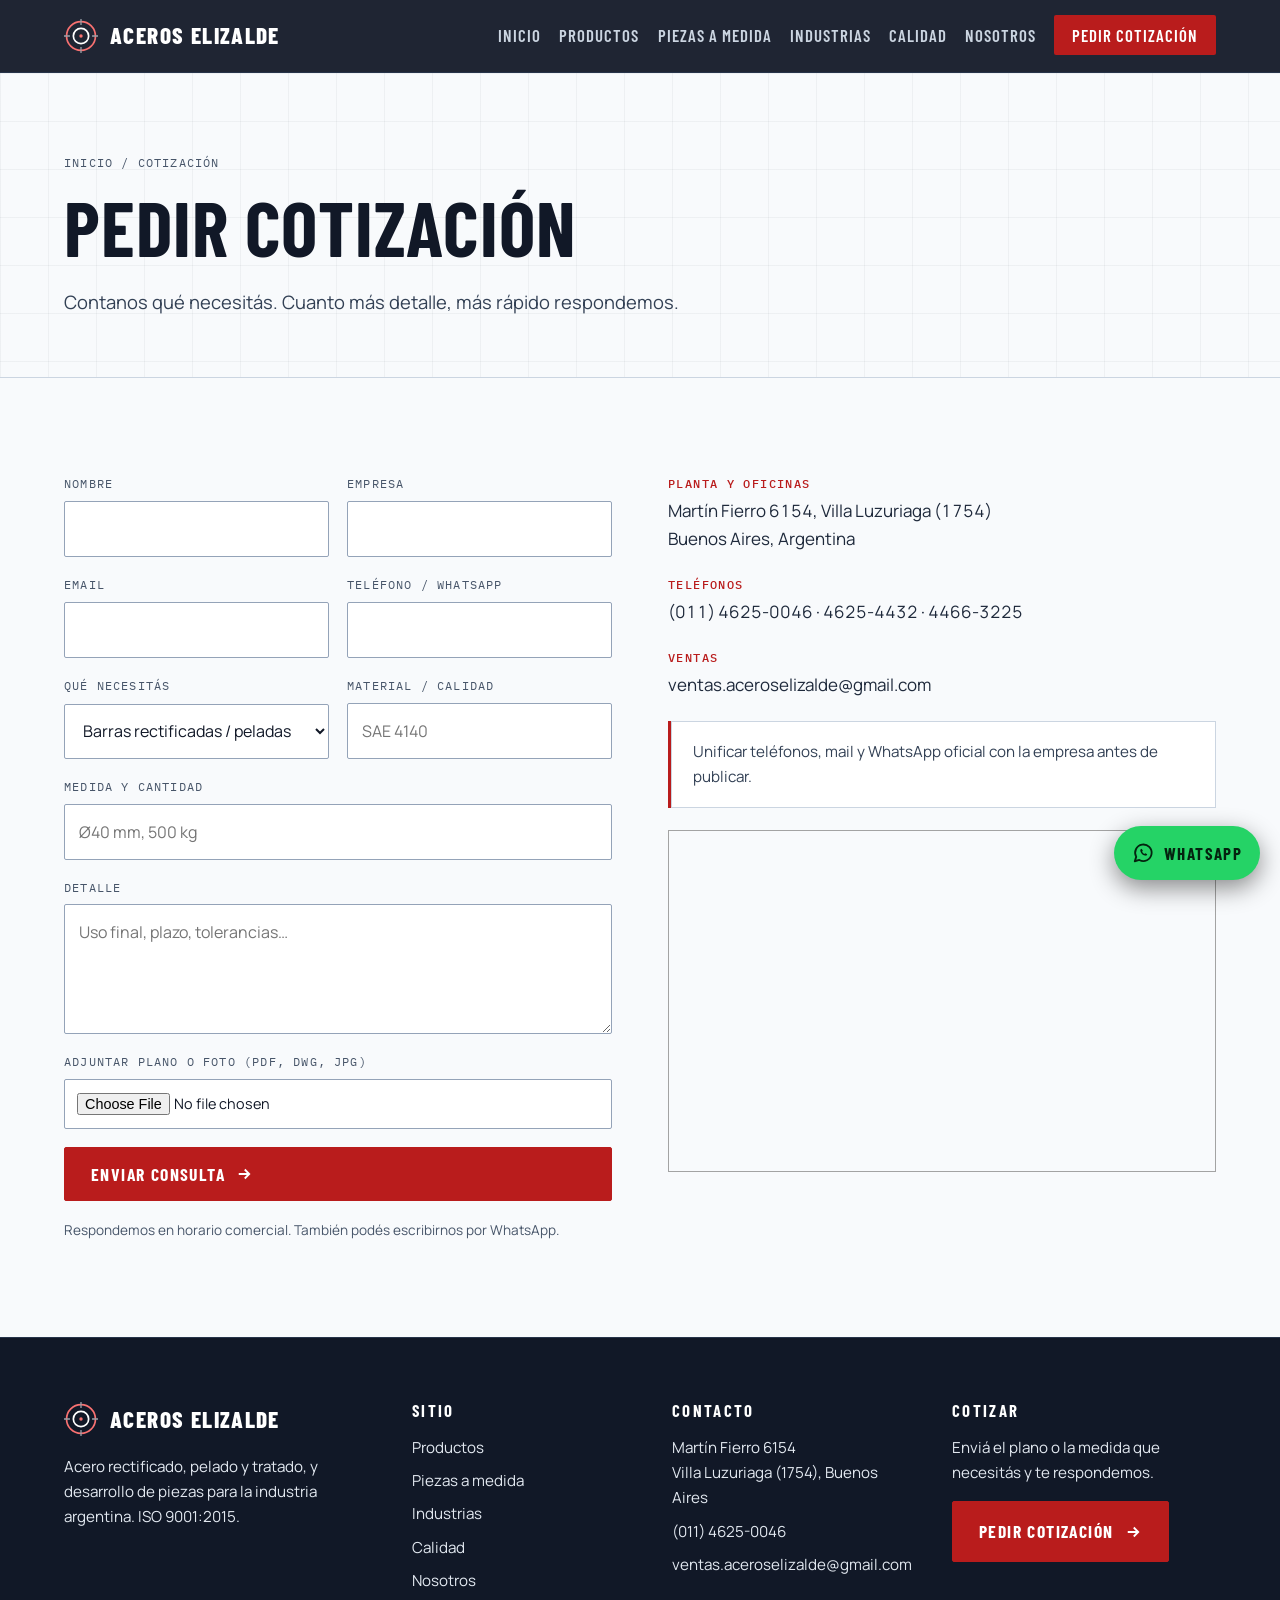
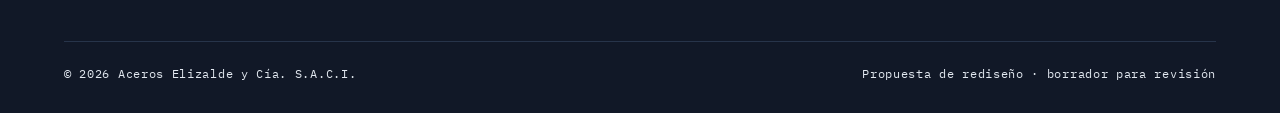
<file: contacto.html>
<!doctype html>
<html lang="es-AR">
<head>
<meta charset="utf-8">
<meta name="viewport" content="width=device-width,initial-scale=1">
<title>Pedir cotización y contacto | Aceros Elizalde y Cía. S.A.C.I.</title>
<meta name="description" content="Pedí tu cotización: enviá plano, material, medida y cantidad. Aceros Elizalde, Martín Fierro 6154, Villa Luzuriaga. Tel. (011) 4625-0046.">
<meta name="theme-color" content="#111827">
<link rel="preconnect" href="https://fonts.googleapis.com">
<link rel="preconnect" href="https://fonts.gstatic.com" crossorigin>
<script>document.documentElement.classList.add("js")</script>
<link rel="stylesheet" href="https://fonts.googleapis.com/css2?family=Barlow+Condensed:wght@500;600;700;800&family=Manrope:wght@400;500;600;700&family=IBM+Plex+Mono:wght@400;500&display=swap">
<link rel="stylesheet" href="css/styles.css">
</head>
<body>
<a class="skip" href="#main">Saltar al contenido</a>
<header class="top dark">
 <div class="wrap">
  <a class="brand" translate="no" href="index.html" aria-label="Aceros Elizalde, inicio"><svg class="brand-mark" viewBox="0 0 40 40" aria-hidden="true" fill="none" stroke="currentColor" stroke-width="2">
<circle cx="20" cy="20" r="17" stroke="#F87171"/><circle cx="20" cy="20" r="9"/><circle cx="20" cy="20" r="2" fill="#F87171" stroke="none"/>
<path d="M20 0v7M20 33v7M0 20h7M33 20h7" stroke="#9aa3ab" stroke-width="1.5"/></svg><span>Aceros Elizalde<small>DESDE 1974 · VILLA LUZURIAGA</small></span></a>
  <button class="burger" aria-label="Abrir menú" aria-expanded="false" aria-controls="menu"><span></span><span></span><span></span></button>
  <nav id="menu" aria-label="Principal"><ul><li><a href="index.html">Inicio</a></li><li><a href="productos.html">Productos</a></li><li><a href="desarrollo-de-piezas.html">Piezas a medida</a></li><li><a href="industrias.html">Industrias</a></li><li><a href="calidad.html">Calidad</a></li><li><a href="nosotros.html">Nosotros</a></li><li><a class="nav-cta" href="contacto.html">Pedir cotización</a></li></ul></nav>
 </div>
</header>
<main id="main">

<section class="page-hero"><div class="wrap">
 <p class="crumb"><a href="index.html">Inicio</a> / Cotización</p>
 <h1>Pedir cotización</h1>
 <p class="lead">Contanos qué necesitás. Cuanto más detalle, más rápido respondemos.</p>
</div></section>
<section><div class="wrap two-col">
 <div class="reveal">
  <form action="enviar.php" method="post" enctype="multipart/form-data" id="cot">
   <div class="row"><label>Nombre<input name="nombre" required autocomplete="name"></label><label>Empresa<input name="empresa" autocomplete="organization"></label></div>
   <div class="row"><label>Email<input type="email" name="email" required autocomplete="email" inputmode="email" spellcheck="false"></label><label>Teléfono / WhatsApp<input type="tel" name="tel" autocomplete="tel" inputmode="tel"></label></div>
   <div class="row">
   <label>Qué necesitás<select name="tipo"><option>Barras rectificadas / peladas</option><option>Tratamiento térmico</option><option>Pieza a medida</option><option>Maquinado a façon</option><option>Otro</option></select></label><label>Material / calidad<input name="material" placeholder="SAE 4140" spellcheck="false"></label></div>
   <label>Medida y cantidad<input name="cantidad" placeholder="Ø40 mm, 500 kg"></label>
   <label>Detalle<textarea name="detalle" placeholder="Uso final, plazo, tolerancias…"></textarea></label>
   <label>Adjuntar plano o foto (PDF, DWG, JPG)<input type="file" name="plano" accept=".pdf,.dwg,.dxf,.jpg,.jpeg,.png"></label>
   <input type="text" name="web" tabindex="-1" autocomplete="off" style="position:absolute;left:-9999px" aria-hidden="true">
   <button class="btn" type="submit">Enviar consulta <svg viewBox="0 0 24 24" fill="none" stroke="currentColor" stroke-width="2.4" aria-hidden="true"><path d="M5 12h14M13 6l6 6-6 6"/></svg></button>
   <p class="form-note">Respondemos en horario comercial. También podés escribirnos por WhatsApp.</p>
  </form>
 </div>
 <div class="reveal">
  <ul class="contact-list">
   <li><b>Planta y oficinas</b>Martín Fierro 6154, Villa Luzuriaga (1754)<br>Buenos Aires, Argentina</li>
   <li><b>Teléfonos</b><a href="tel:+541146250046">(011) 4625-0046</a> · <a href="tel:+541146254432">4625-4432</a> · <a href="tel:+541144663225">4466-3225</a></li>
   <li><b>Ventas</b><a href="mailto:ventas.aceroselizalde@gmail.com">ventas.aceroselizalde@gmail.com</a></li>
  </ul>
  <p class="note">Unificar teléfonos, mail y WhatsApp oficial con la empresa antes de publicar.</p>
  <iframe class="map" title="Mapa de la planta en Villa Luzuriaga" loading="lazy" referrerpolicy="no-referrer-when-downgrade" src="https://www.google.com/maps?q=Martin+Fierro+6154,+Villa+Luzuriaga&output=embed"></iframe>
 </div>
</div></section>
</main>
<footer class="dark">
 <div class="wrap">
  <div class="cols">
   <div>
    <a class="brand" translate="no" href="index.html" style="color:#fff"><svg class="brand-mark" viewBox="0 0 40 40" aria-hidden="true" fill="none" stroke="currentColor" stroke-width="2">
<circle cx="20" cy="20" r="17" stroke="#F87171"/><circle cx="20" cy="20" r="9"/><circle cx="20" cy="20" r="2" fill="#F87171" stroke="none"/>
<path d="M20 0v7M20 33v7M0 20h7M33 20h7" stroke="#9aa3ab" stroke-width="1.5"/></svg><span>Aceros Elizalde<small>ACEROS Y PIEZAS A MEDIDA</small></span></a>
    <p style="margin-top:18px;max-width:34ch">Acero rectificado, pelado y tratado, y desarrollo de piezas para la industria argentina. ISO 9001:2015.</p>
   </div>
   <div><h3>Sitio</h3><ul>
    <li><a href="productos.html">Productos</a></li>
    <li><a href="desarrollo-de-piezas.html">Piezas a medida</a></li>
    <li><a href="industrias.html">Industrias</a></li>
    <li><a href="calidad.html">Calidad</a></li>
    <li><a href="nosotros.html">Nosotros</a></li></ul></div>
   <div><h3>Contacto</h3><ul>
    <li>Martín Fierro 6154<br>Villa Luzuriaga (1754), Buenos Aires</li>
    <li><a href="tel:+541146250046">(011) 4625-0046</a></li>
    <li><a href="mailto:ventas.aceroselizalde@gmail.com">ventas.aceroselizalde@gmail.com</a></li></ul></div>
   <div><h3>Cotizar</h3><p style="margin-bottom:16px">Enviá el plano o la medida que necesitás y te respondemos.</p><a class="btn" href="contacto.html">Pedir cotización <svg viewBox="0 0 24 24" fill="none" stroke="currentColor" stroke-width="2.4" aria-hidden="true"><path d="M5 12h14M13 6l6 6-6 6"/></svg></a></div>
  </div>
  <div class="legal"><span>© 2026 Aceros Elizalde y Cía. S.A.C.I.</span><span>Propuesta de rediseño · borrador para revisión</span></div>
 </div>
</footer>
<a class="wa" href="https://wa.me/5491139431178?text=Hola%2C%20quiero%20consultar%20por%20una%20cotizaci%C3%B3n." target="_blank" rel="noopener" aria-label="Escribir por WhatsApp"><svg viewBox="0 0 24 24" fill="none" stroke="currentColor" stroke-width="2" stroke-linejoin="round" aria-hidden="true"><path d="M3 21l1.6-4.8A9 9 0 1 1 8 19.6z"/><path d="M9 8.5c0 3.5 3 6.5 6.5 6.5l1.2-1.6-2.3-1.2-1 .8c-1-.5-1.9-1.400-2.400-2.400l.8-1-1.200-2.300z" fill="currentColor" stroke="none"/></svg><span>WhatsApp</span></a>
<script src="js/main.js"></script>
</body>
</html>
</file>
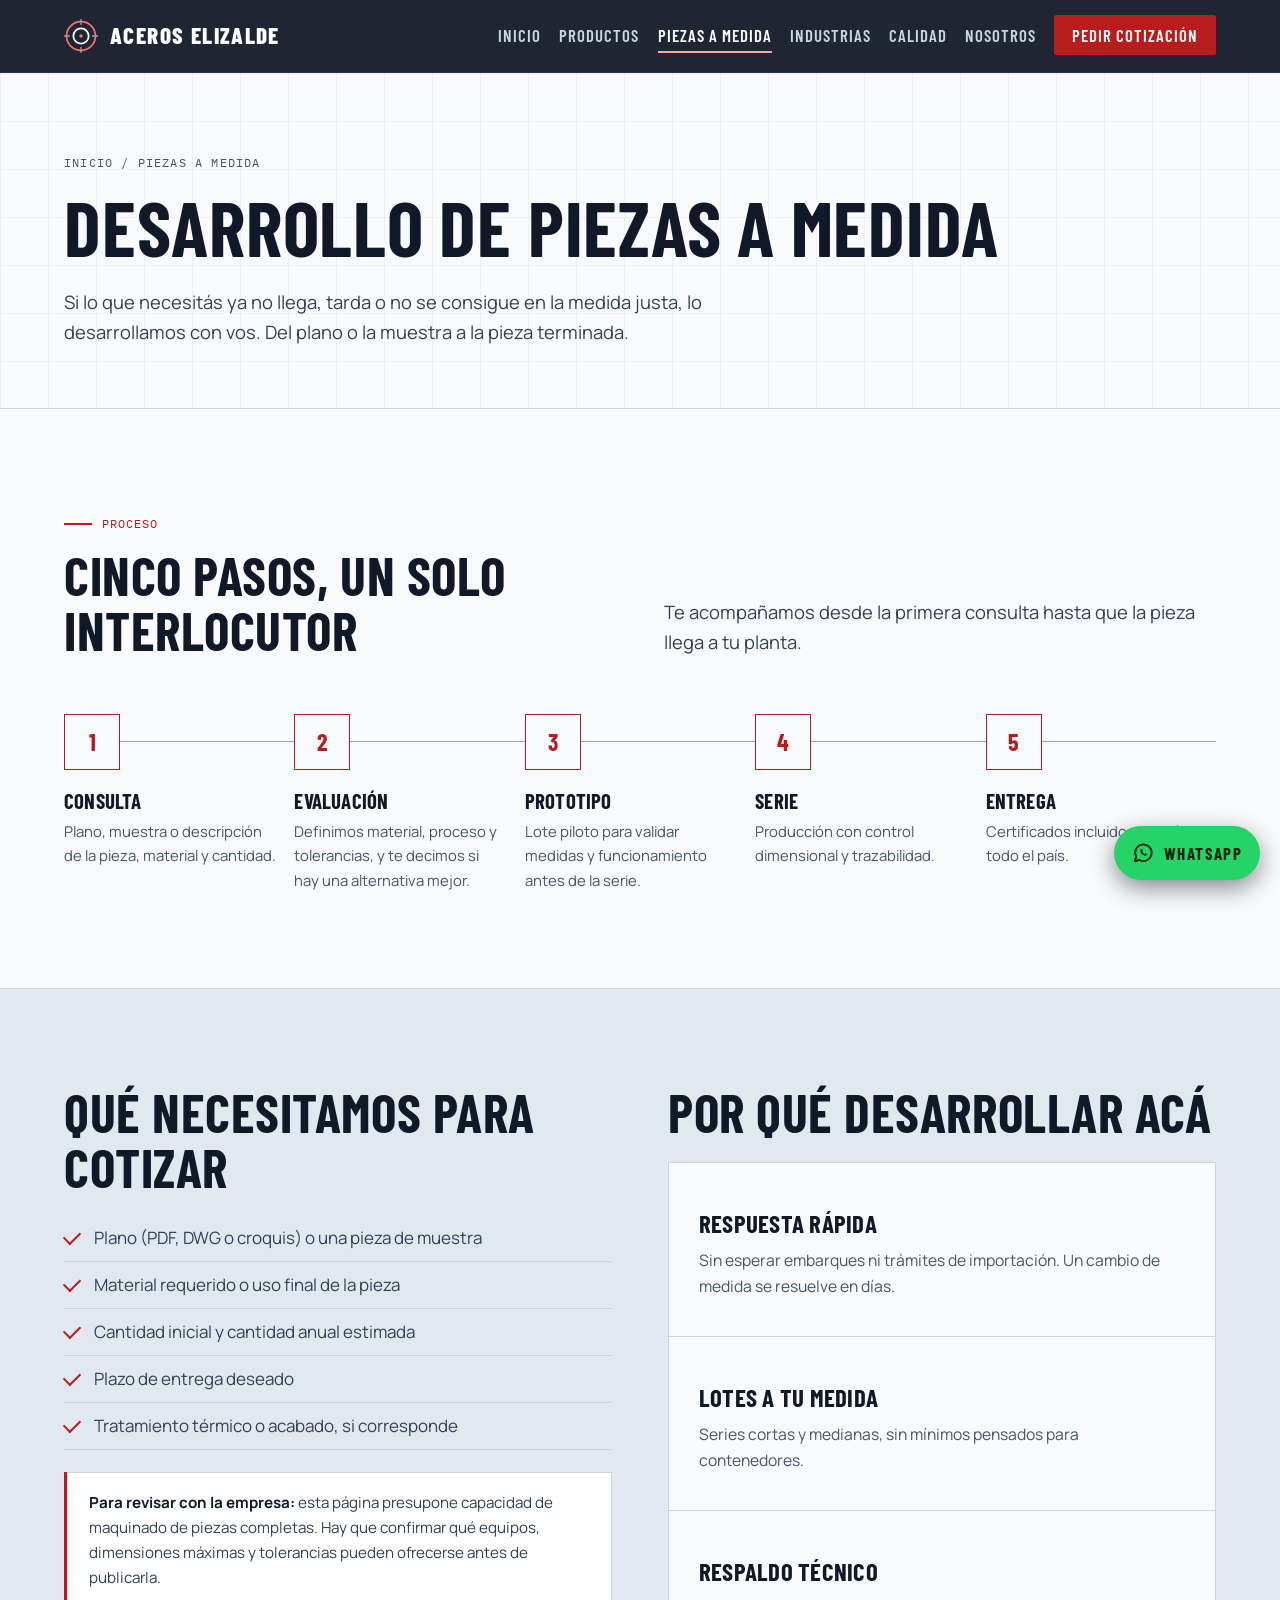
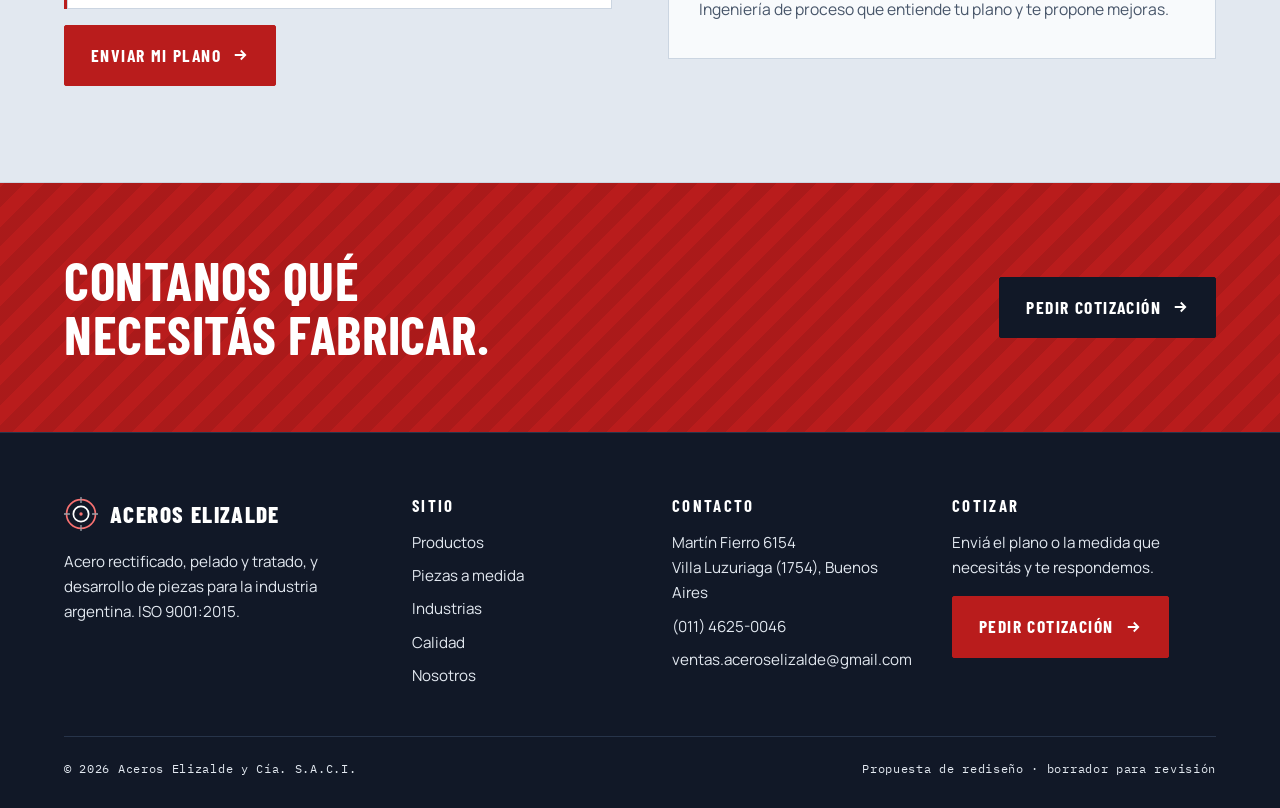
<file: desarrollo-de-piezas.html>
<!doctype html>
<html lang="es-AR">
<head>
<meta charset="utf-8">
<meta name="viewport" content="width=device-width,initial-scale=1">
<title>Desarrollo de piezas a medida | Aceros Elizalde y Cía. S.A.C.I.</title>
<meta name="description" content="Fabricamos piezas a medida a partir de tu plano o muestra: prototipo, lote piloto y serie, con certificado y atención directa. Villa Luzuriaga, Buenos Aires.">
<meta name="theme-color" content="#111827">
<link rel="preconnect" href="https://fonts.googleapis.com">
<link rel="preconnect" href="https://fonts.gstatic.com" crossorigin>
<script>document.documentElement.classList.add("js")</script>
<link rel="stylesheet" href="https://fonts.googleapis.com/css2?family=Barlow+Condensed:wght@500;600;700;800&family=Manrope:wght@400;500;600;700&family=IBM+Plex+Mono:wght@400;500&display=swap">
<link rel="stylesheet" href="css/styles.css">
</head>
<body>
<a class="skip" href="#main">Saltar al contenido</a>
<header class="top dark">
 <div class="wrap">
  <a class="brand" translate="no" href="index.html" aria-label="Aceros Elizalde, inicio"><svg class="brand-mark" viewBox="0 0 40 40" aria-hidden="true" fill="none" stroke="currentColor" stroke-width="2">
<circle cx="20" cy="20" r="17" stroke="#F87171"/><circle cx="20" cy="20" r="9"/><circle cx="20" cy="20" r="2" fill="#F87171" stroke="none"/>
<path d="M20 0v7M20 33v7M0 20h7M33 20h7" stroke="#9aa3ab" stroke-width="1.5"/></svg><span>Aceros Elizalde<small>DESDE 1974 · VILLA LUZURIAGA</small></span></a>
  <button class="burger" aria-label="Abrir menú" aria-expanded="false" aria-controls="menu"><span></span><span></span><span></span></button>
  <nav id="menu" aria-label="Principal"><ul><li><a href="index.html">Inicio</a></li><li><a href="productos.html">Productos</a></li><li><a href="desarrollo-de-piezas.html" aria-current="page">Piezas a medida</a></li><li><a href="industrias.html">Industrias</a></li><li><a href="calidad.html">Calidad</a></li><li><a href="nosotros.html">Nosotros</a></li><li><a class="nav-cta" href="contacto.html">Pedir cotización</a></li></ul></nav>
 </div>
</header>
<main id="main">

<section class="page-hero"><div class="wrap">
 <p class="crumb"><a href="index.html">Inicio</a> / Piezas a medida</p>
 <h1>Desarrollo de piezas a medida</h1>
 <p class="lead">Si lo que necesitás ya no llega, tarda o no se consigue en la medida justa, lo desarrollamos con vos. Del plano o la muestra a la pieza terminada.</p>
</div></section>

<section><div class="wrap">
 <div class="sec-head reveal"><div><p class="mono tag">Proceso</p><h2>Cinco pasos, un solo interlocutor</h2></div><p class="lead">Te acompañamos desde la primera consulta hasta que la pieza llega a tu planta.</p></div>
 <ol class="steps reveal">
  <li class="step"><h3>Consulta</h3><p>Plano, muestra o descripción de la pieza, material y cantidad.</p></li>
  <li class="step"><h3>Evaluación</h3><p>Definimos material, proceso y tolerancias, y te decimos si hay una alternativa mejor.</p></li>
  <li class="step"><h3>Prototipo</h3><p>Lote piloto para validar medidas y funcionamiento antes de la serie.</p></li>
  <li class="step"><h3>Serie</h3><p>Producción con control dimensional y trazabilidad.</p></li>
  <li class="step"><h3>Entrega</h3><p>Certificados incluidos y envío a todo el país.</p></li>
 </ol>
</div></section>

<section class="alt"><div class="wrap two-col">
 <div class="reveal prose">
  <h2>Qué necesitamos para cotizar</h2>
  <ul class="check">
   <li>Plano (PDF, DWG o croquis) o una pieza de muestra</li>
   <li>Material requerido o uso final de la pieza</li>
   <li>Cantidad inicial y cantidad anual estimada</li>
   <li>Plazo de entrega deseado</li>
   <li>Tratamiento térmico o acabado, si corresponde</li>
  </ul>
  <p class="note"><b style="color:var(--strong)">Para revisar con la empresa:</b> esta página presupone capacidad de maquinado de piezas completas. Hay que confirmar qué equipos, dimensiones máximas y tolerancias pueden ofrecerse antes de publicarla.</p>
  <a class="btn" href="contacto.html">Enviar mi plano <svg viewBox="0 0 24 24" fill="none" stroke="currentColor" stroke-width="2.4" aria-hidden="true"><path d="M5 12h14M13 6l6 6-6 6"/></svg></a>
 </div>
 <div class="reveal">
  <h2 style="margin-bottom:22px">Por qué desarrollar acá</h2>
  <div class="cards two" style="grid-template-columns:1fr">
   <div class="card"><h3>Respuesta rápida</h3><p>Sin esperar embarques ni trámites de importación. Un cambio de medida se resuelve en días.</p></div>
   <div class="card"><h3>Lotes a tu medida</h3><p>Series cortas y medianas, sin mínimos pensados para contenedores.</p></div>
   <div class="card"><h3>Respaldo técnico</h3><p>Ingeniería de proceso que entiende tu plano y te propone mejoras.</p></div>
  </div>
 </div>
</div></section>
<div class="cta-band"><div class="wrap">
 <h2>Contanos qué necesitás fabricar.</h2>
 <a class="btn" href="contacto.html">Pedir cotización <svg viewBox="0 0 24 24" fill="none" stroke="currentColor" stroke-width="2.4" aria-hidden="true"><path d="M5 12h14M13 6l6 6-6 6"/></svg></a>
</div></div>
</main>
<footer class="dark">
 <div class="wrap">
  <div class="cols">
   <div>
    <a class="brand" translate="no" href="index.html" style="color:#fff"><svg class="brand-mark" viewBox="0 0 40 40" aria-hidden="true" fill="none" stroke="currentColor" stroke-width="2">
<circle cx="20" cy="20" r="17" stroke="#F87171"/><circle cx="20" cy="20" r="9"/><circle cx="20" cy="20" r="2" fill="#F87171" stroke="none"/>
<path d="M20 0v7M20 33v7M0 20h7M33 20h7" stroke="#9aa3ab" stroke-width="1.5"/></svg><span>Aceros Elizalde<small>ACEROS Y PIEZAS A MEDIDA</small></span></a>
    <p style="margin-top:18px;max-width:34ch">Acero rectificado, pelado y tratado, y desarrollo de piezas para la industria argentina. ISO 9001:2015.</p>
   </div>
   <div><h3>Sitio</h3><ul>
    <li><a href="productos.html">Productos</a></li>
    <li><a href="desarrollo-de-piezas.html">Piezas a medida</a></li>
    <li><a href="industrias.html">Industrias</a></li>
    <li><a href="calidad.html">Calidad</a></li>
    <li><a href="nosotros.html">Nosotros</a></li></ul></div>
   <div><h3>Contacto</h3><ul>
    <li>Martín Fierro 6154<br>Villa Luzuriaga (1754), Buenos Aires</li>
    <li><a href="tel:+541146250046">(011) 4625-0046</a></li>
    <li><a href="mailto:ventas.aceroselizalde@gmail.com">ventas.aceroselizalde@gmail.com</a></li></ul></div>
   <div><h3>Cotizar</h3><p style="margin-bottom:16px">Enviá el plano o la medida que necesitás y te respondemos.</p><a class="btn" href="contacto.html">Pedir cotización <svg viewBox="0 0 24 24" fill="none" stroke="currentColor" stroke-width="2.4" aria-hidden="true"><path d="M5 12h14M13 6l6 6-6 6"/></svg></a></div>
  </div>
  <div class="legal"><span>© 2026 Aceros Elizalde y Cía. S.A.C.I.</span><span>Propuesta de rediseño · borrador para revisión</span></div>
 </div>
</footer>
<a class="wa" href="https://wa.me/5491139431178?text=Hola%2C%20quiero%20consultar%20por%20una%20cotizaci%C3%B3n." target="_blank" rel="noopener" aria-label="Escribir por WhatsApp"><svg viewBox="0 0 24 24" fill="none" stroke="currentColor" stroke-width="2" stroke-linejoin="round" aria-hidden="true"><path d="M3 21l1.6-4.8A9 9 0 1 1 8 19.6z"/><path d="M9 8.5c0 3.5 3 6.5 6.5 6.5l1.2-1.6-2.3-1.2-1 .8c-1-.5-1.9-1.400-2.400-2.400l.8-1-1.200-2.300z" fill="currentColor" stroke="none"/></svg><span>WhatsApp</span></a>
<script src="js/main.js"></script>
</body>
</html>
</file>
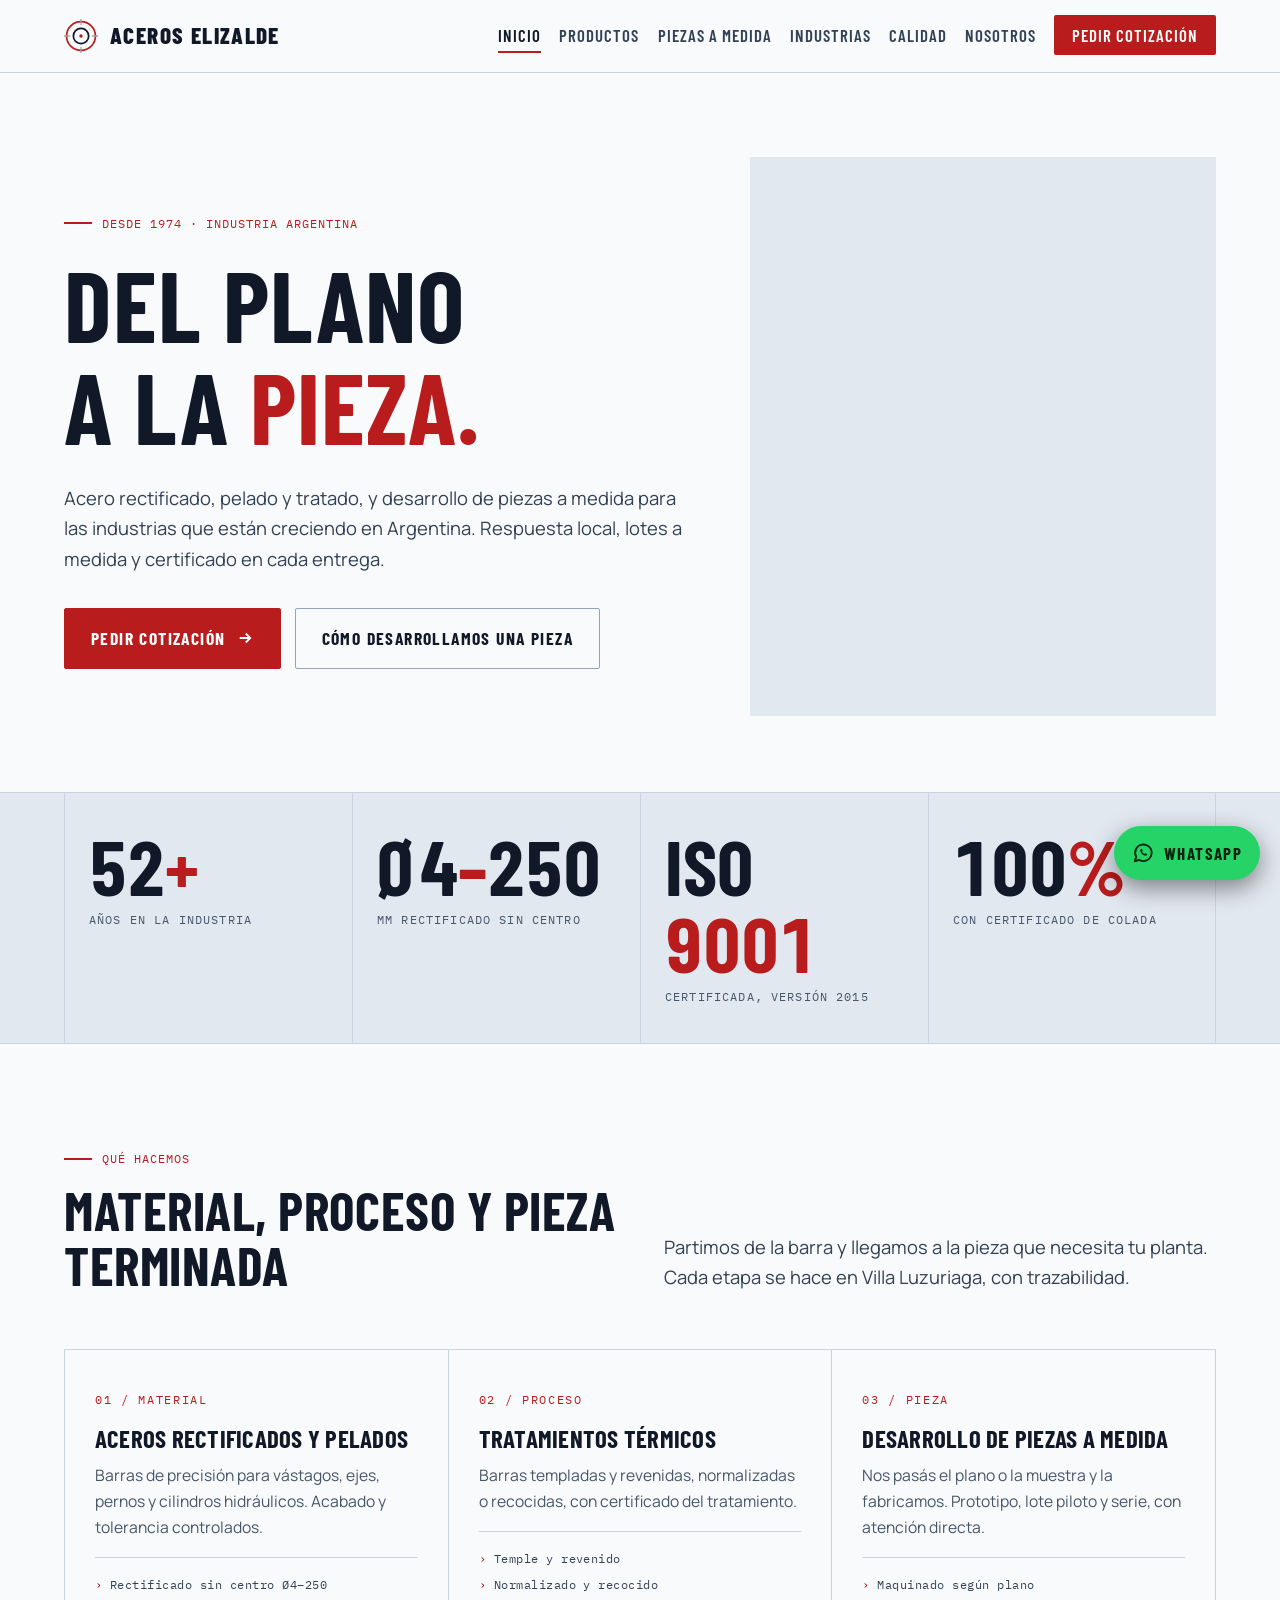
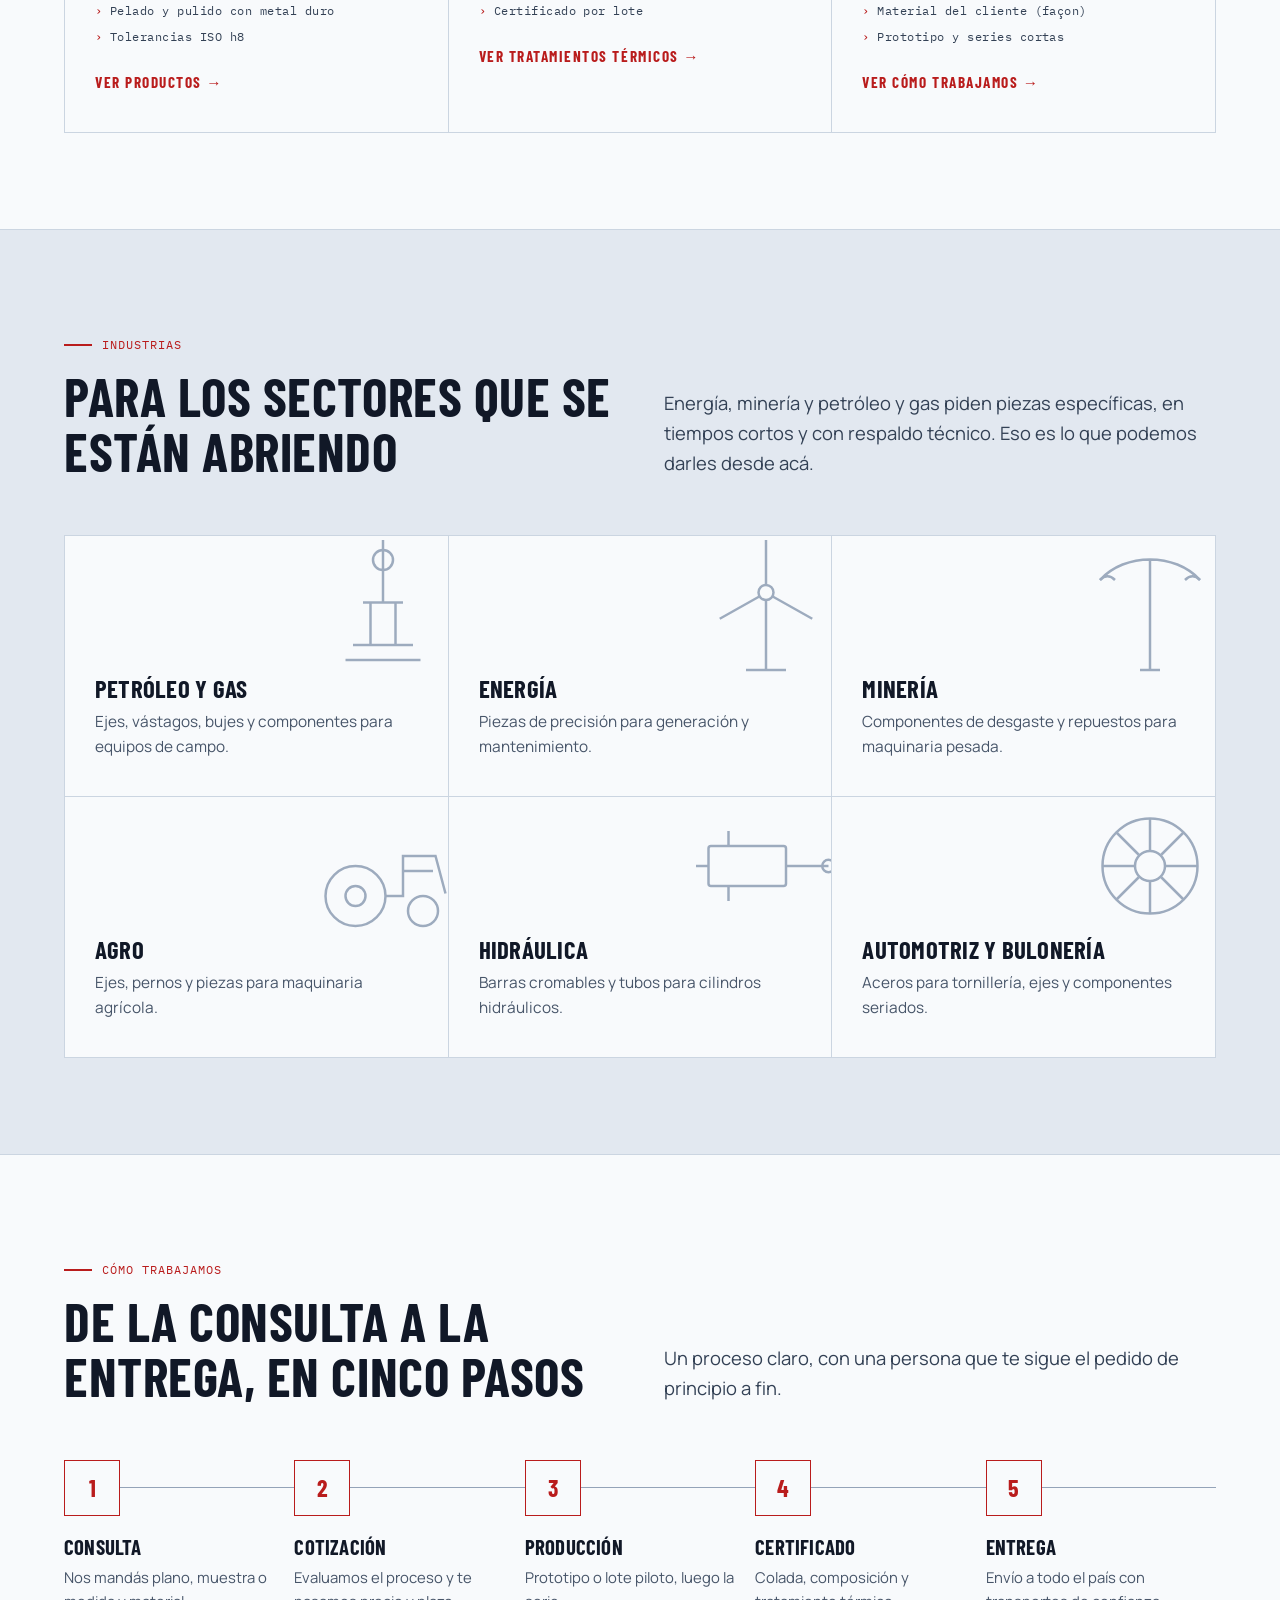
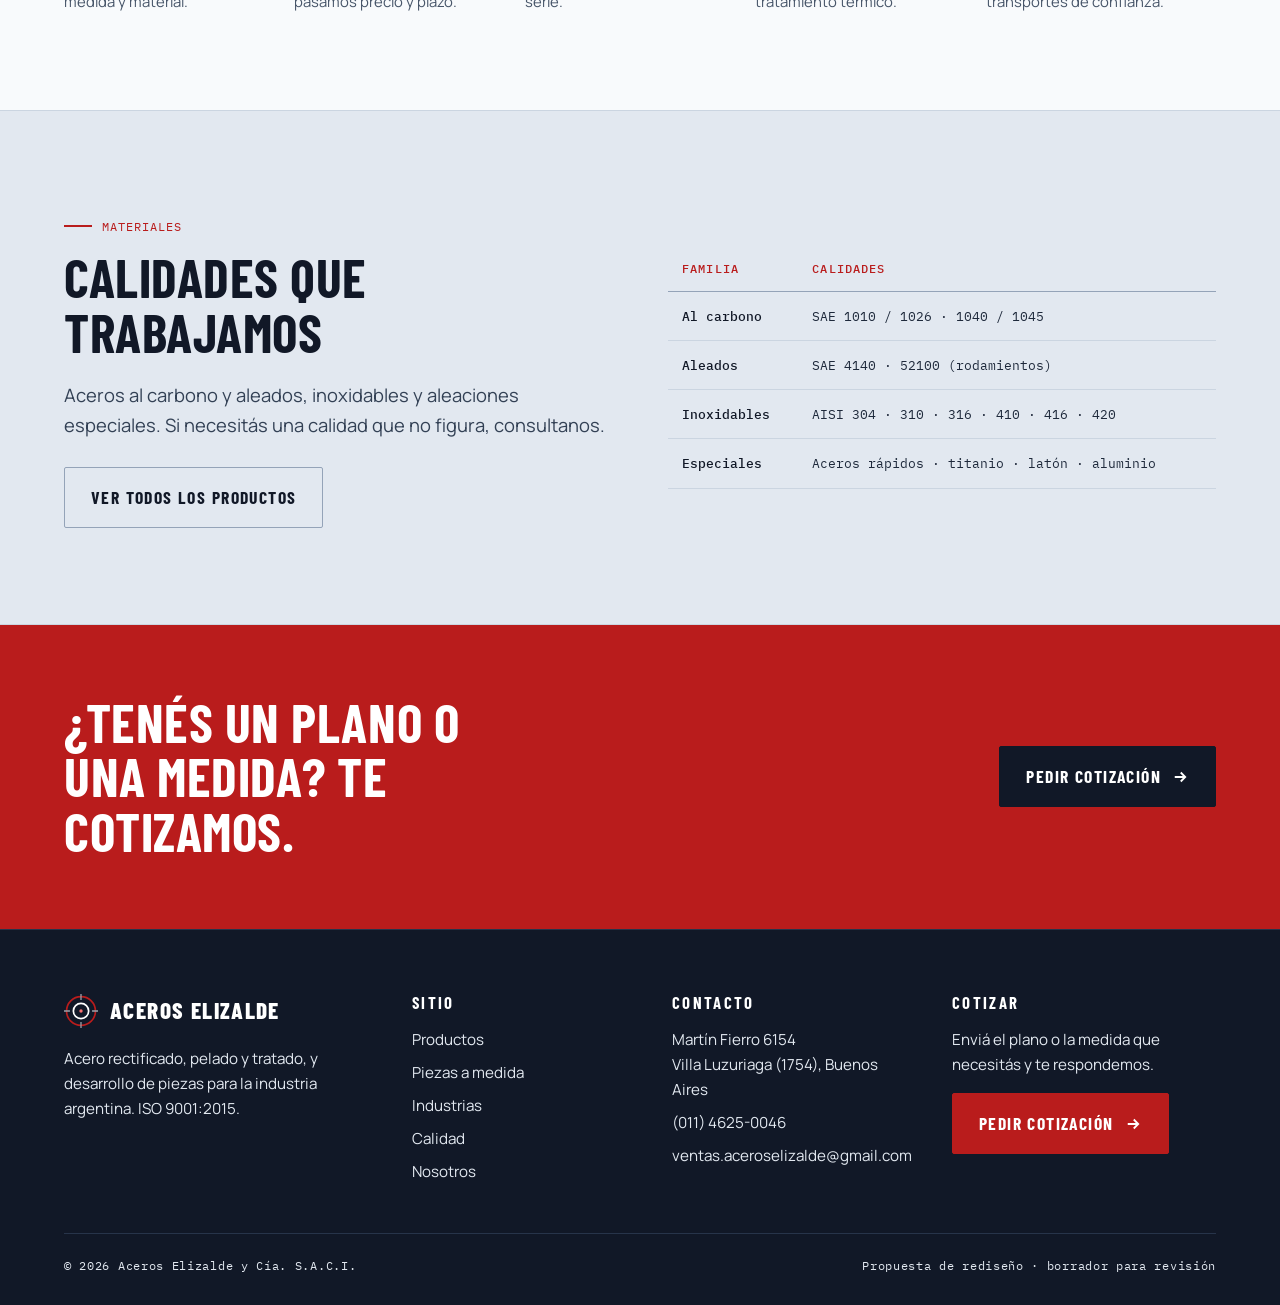
<file: index-taste.html>
<!doctype html>
<html lang="es-AR">
<head>
<meta charset="utf-8">
<meta name="viewport" content="width=device-width,initial-scale=1">
<title>[Variante Taste] Acero rectificado, pelado y piezas a medida | Aceros Elizalde y Cía. S.A.C.I.</title>
<meta name="description" content="Aceros Elizalde: barras rectificadas, peladas y con tratamiento térmico, y desarrollo de piezas a medida para petróleo y gas, energía, minería, agro e hidráulica. Desde 1974, ISO 9001.">
<meta name="theme-color" content="#111827">
<link rel="preconnect" href="https://fonts.googleapis.com">
<link rel="preconnect" href="https://fonts.gstatic.com" crossorigin>
<script>document.documentElement.classList.add("js")</script>
<link rel="stylesheet" href="https://fonts.googleapis.com/css2?family=Barlow+Condensed:wght@500;600;700;800&family=Manrope:wght@400;500;600;700&family=IBM+Plex+Mono:wght@400;500&display=swap">
<link rel="stylesheet" href="css/styles.css">
<link rel="stylesheet" href="css/taste.css">
</head>
<body>
<a class="skip" href="#main">Saltar al contenido</a>
<header class="top">
 <div class="wrap">
  <a class="brand" translate="no" href="index.html" aria-label="Aceros Elizalde, inicio"><svg class="brand-mark" viewBox="0 0 40 40" aria-hidden="true" fill="none" stroke="currentColor" stroke-width="2">
<circle cx="20" cy="20" r="17" stroke="#B91C1C"/><circle cx="20" cy="20" r="9"/><circle cx="20" cy="20" r="2" fill="#B91C1C" stroke="none"/>
<path d="M20 0v7M20 33v7M0 20h7M33 20h7" stroke="#9aa3ab" stroke-width="1.5"/></svg><span>Aceros Elizalde<small>DESDE 1974 · VILLA LUZURIAGA</small></span></a>
  <button class="burger" aria-label="Abrir menú" aria-expanded="false" aria-controls="menu"><span></span><span></span><span></span></button>
  <nav id="menu" aria-label="Principal"><ul><li><a href="index.html" aria-current="page">Inicio</a></li><li><a href="productos.html">Productos</a></li><li><a href="desarrollo-de-piezas.html">Piezas a medida</a></li><li><a href="industrias.html">Industrias</a></li><li><a href="calidad.html">Calidad</a></li><li><a href="nosotros.html">Nosotros</a></li><li><a class="nav-cta" href="contacto.html">Pedir cotización</a></li></ul></nav>
 </div>
</header>
<main id="main">

<section class="hero">
 <div class="wrap grid">
  <div>
   <p class="mono tag">Desde 1974 · Industria argentina</p>
   <h1 style="margin-top:20px">Del plano<br>a la <em>pieza.</em></h1>
   <p class="lead">Acero rectificado, pelado y tratado, y desarrollo de piezas a medida para las industrias que están creciendo en Argentina. Respuesta local, lotes a medida y certificado en cada entrega.</p>
   <div class="cta">
    <a class="btn" href="contacto.html">Pedir cotización <svg viewBox="0 0 24 24" fill="none" stroke="currentColor" stroke-width="2.4" aria-hidden="true"><path d="M5 12h14M13 6l6 6-6 6"/></svg></a>
    <a class="btn ghost" href="desarrollo-de-piezas.html">Cómo desarrollamos una pieza</a>
   </div>
  </div>
  <div class="hero-bar">
   <div class="hero-fig" role="img" aria-label="Barras de acero en la línea de corte"></div>
  </div>
 </div>
</section>

<div class="stats"><div class="wrap">
 <div class="stat"><b>52<span>+</span></b><small>años en la industria</small></div>
 <div class="stat"><b>Ø4<span>–</span>250</b><small>mm rectificado sin centro</small></div>
 <div class="stat"><b>ISO <span>9001</span></b><small>certificada, versión 2015</small></div>
 <div class="stat"><b>100<span>%</span></b><small>con certificado de colada</small></div>
</div></div>

<section>
 <div class="wrap">
  <div class="sec-head reveal">
   <div><p class="mono tag">Qué hacemos</p><h2>Material, proceso y pieza terminada</h2></div>
   <p class="lead">Partimos de la barra y llegamos a la pieza que necesita tu planta. Cada etapa se hace en Villa Luzuriaga, con trazabilidad.</p>
  </div>
  <div class="cards reveal">
   <article class="card"><span class="n">01 / MATERIAL</span><h3>Aceros rectificados y pelados</h3><p>Barras de precisión para vástagos, ejes, pernos y cilindros hidráulicos. Acabado y tolerancia controlados.</p><ul><li>Rectificado sin centro Ø4–250</li><li>Pelado y pulido con metal duro</li><li>Tolerancias ISO h8</li></ul><a class="more" href="productos.html">Ver productos</a></article>
   <article class="card"><span class="n">02 / PROCESO</span><h3>Tratamientos térmicos</h3><p>Barras templadas y revenidas, normalizadas o recocidas, con certificado del tratamiento.</p><ul><li>Temple y revenido</li><li>Normalizado y recocido</li><li>Certificado por lote</li></ul><a class="more" href="productos.html#tratamientos">Ver tratamientos térmicos</a></article>
   <article class="card"><span class="n">03 / PIEZA</span><h3>Desarrollo de piezas a medida</h3><p>Nos pasás el plano o la muestra y la fabricamos. Prototipo, lote piloto y serie, con atención directa.</p><ul><li>Maquinado según plano</li><li>Material del cliente (façon)</li><li>Prototipo y series cortas</li></ul><a class="more" href="desarrollo-de-piezas.html">Ver cómo trabajamos</a></article>
  </div>
 </div>
</section>

<section class="alt">
 <div class="wrap">
  <div class="sec-head reveal">
   <div><p class="mono tag">Industrias</p><h2>Para los sectores que se están abriendo</h2></div>
   <p class="lead">Energía, minería y petróleo y gas piden piezas específicas, en tiempos cortos y con respaldo técnico. Eso es lo que podemos darles desde acá.</p>
  </div>
  <div class="cards reveal">
   <a class="ind card" href="industrias.html#petroleo-gas"><svg viewBox="0 0 120 120" fill="none" stroke="currentColor" stroke-width="2"><path d="M60 8v50M44 58h32M50 58v34h20V58M36 92h48M30 104h60"/><circle cx="60" cy="24" r="8"/></svg><h3>Petróleo y gas</h3><p>Ejes, vástagos, bujes y componentes para equipos de campo.</p></a>
   <a class="ind card" href="industrias.html#energia"><svg viewBox="0 0 120 120" fill="none" stroke="currentColor" stroke-width="2"><circle cx="60" cy="50" r="6"/><path d="M60 44V8M65 53l32 18M55 53L23 71M60 56v56M44 112h32"/></svg><h3>Energía</h3><p>Piezas de precisión para generación y mantenimiento.</p></a>
   <a class="ind card" href="industrias.html#mineria"><svg viewBox="0 0 120 120" fill="none" stroke="currentColor" stroke-width="2"><path d="M20 40c20-22 60-22 80 0M60 24v88M52 112h16"/><path d="M20 40c4-4 8-4 12 0M100 40c-4-4-8-4-12 0"/></svg><h3>Minería</h3><p>Componentes de desgaste y repuestos para maquinaria pesada.</p></a>
   <a class="ind card" href="industrias.html#agro"><svg viewBox="0 0 120 120" fill="none" stroke="currentColor" stroke-width="2"><circle cx="38" cy="84" r="24"/><circle cx="38" cy="84" r="8"/><circle cx="92" cy="96" r="12"/><path d="M62 84h14V52h26l8 30M76 64h24"/></svg><h3>Agro</h3><p>Ejes, pernos y piezas para maquinaria agrícola.</p></a>
   <a class="ind card" href="industrias.html#hidraulica"><svg viewBox="0 0 120 120" fill="none" stroke="currentColor" stroke-width="2"><rect x="14" y="44" width="62" height="32" rx="2"/><path d="M76 60h34M14 60H4M30 44V32M30 76v12"/><circle cx="110" cy="60" r="5"/></svg><h3>Hidráulica</h3><p>Barras cromables y tubos para cilindros hidráulicos.</p></a>
   <a class="ind card" href="industrias.html#automotriz"><svg viewBox="0 0 120 120" fill="none" stroke="currentColor" stroke-width="2"><circle cx="60" cy="60" r="38"/><circle cx="60" cy="60" r="12"/><path d="M60 22v26M60 72v26M22 60h26M72 60h26M33 33l18 18M69 69l18 18M87 33L69 51M51 69L33 87"/></svg><h3>Automotriz y bulonería</h3><p>Aceros para tornillería, ejes y componentes seriados.</p></a>
  </div>
 </div>
</section>

<section>
 <div class="wrap">
  <div class="sec-head reveal">
   <div><p class="mono tag">Cómo trabajamos</p><h2>De la consulta a la entrega, en cinco pasos</h2></div>
   <p class="lead">Un proceso claro, con una persona que te sigue el pedido de principio a fin.</p>
  </div>
  <ol class="steps reveal">
   <li class="step"><h3>Consulta</h3><p>Nos mandás plano, muestra o medida y material.</p></li>
   <li class="step"><h3>Cotización</h3><p>Evaluamos el proceso y te pasamos precio y plazo.</p></li>
   <li class="step"><h3>Producción</h3><p>Prototipo o lote piloto, luego la serie.</p></li>
   <li class="step"><h3>Certificado</h3><p>Colada, composición y tratamiento térmico.</p></li>
   <li class="step"><h3>Entrega</h3><p>Envío a todo el país con transportes de confianza.</p></li>
  </ol>
 </div>
</section>

<section class="alt">
 <div class="wrap spec">
  <div class="reveal">
   <p class="mono tag">Materiales</p>
   <h2 style="margin:14px 0 20px">Calidades que trabajamos</h2>
   <p class="lead">Aceros al carbono y aleados, inoxidables y aleaciones especiales. Si necesitás una calidad que no figura, consultanos.</p>
   <p style="margin-top:26px"><a class="btn ghost" href="productos.html">Ver todos los productos</a></p>
  </div>
  <div class="reveal">
   <table class="table">
    <thead><tr><th scope="col">Familia</th><th scope="col">Calidades</th></tr></thead>
    <tbody>
     <tr><td>Al carbono</td><td>SAE 1010 / 1026 · 1040 / 1045</td></tr>
     <tr><td>Aleados</td><td>SAE 4140 · 52100 (rodamientos)</td></tr>
     <tr><td>Inoxidables</td><td>AISI 304 · 310 · 316 · 410 · 416 · 420</td></tr>
     <tr><td>Especiales</td><td>Aceros rápidos · titanio · latón · aluminio</td></tr>
    </tbody>
   </table>
  </div>
 </div>
</section>
<div class="cta-band"><div class="wrap">
 <h2>¿Tenés un plano o una medida? Te cotizamos.</h2>
 <a class="btn" href="contacto.html">Pedir cotización <svg viewBox="0 0 24 24" fill="none" stroke="currentColor" stroke-width="2.4" aria-hidden="true"><path d="M5 12h14M13 6l6 6-6 6"/></svg></a>
</div></div>
</main>
<footer class="dark">
 <div class="wrap">
  <div class="cols">
   <div>
    <a class="brand" translate="no" href="index.html" style="color:#fff"><svg class="brand-mark" viewBox="0 0 40 40" aria-hidden="true" fill="none" stroke="currentColor" stroke-width="2">
<circle cx="20" cy="20" r="17" stroke="#B91C1C"/><circle cx="20" cy="20" r="9"/><circle cx="20" cy="20" r="2" fill="#F87171" stroke="none"/>
<path d="M20 0v7M20 33v7M0 20h7M33 20h7" stroke="#9aa3ab" stroke-width="1.5"/></svg><span>Aceros Elizalde<small>ACEROS Y PIEZAS A MEDIDA</small></span></a>
    <p style="margin-top:18px;max-width:34ch">Acero rectificado, pelado y tratado, y desarrollo de piezas para la industria argentina. ISO 9001:2015.</p>
   </div>
   <div><h3>Sitio</h3><ul>
    <li><a href="productos.html">Productos</a></li>
    <li><a href="desarrollo-de-piezas.html">Piezas a medida</a></li>
    <li><a href="industrias.html">Industrias</a></li>
    <li><a href="calidad.html">Calidad</a></li>
    <li><a href="nosotros.html">Nosotros</a></li></ul></div>
   <div><h3>Contacto</h3><ul>
    <li>Martín Fierro 6154<br>Villa Luzuriaga (1754), Buenos Aires</li>
    <li><a href="tel:+541146250046">(011) 4625-0046</a></li>
    <li><a href="mailto:ventas.aceroselizalde@gmail.com">ventas.aceroselizalde@gmail.com</a></li></ul></div>
   <div><h3>Cotizar</h3><p style="margin-bottom:16px">Enviá el plano o la medida que necesitás y te respondemos.</p><a class="btn" href="contacto.html">Pedir cotización <svg viewBox="0 0 24 24" fill="none" stroke="currentColor" stroke-width="2.4" aria-hidden="true"><path d="M5 12h14M13 6l6 6-6 6"/></svg></a></div>
  </div>
  <div class="legal"><span>© 2026 Aceros Elizalde y Cía. S.A.C.I.</span><span>Propuesta de rediseño · borrador para revisión</span></div>
 </div>
</footer>
<a class="wa" href="https://wa.me/5491139431178?text=Hola%2C%20quiero%20consultar%20por%20una%20cotizaci%C3%B3n." target="_blank" rel="noopener" aria-label="Escribir por WhatsApp"><svg viewBox="0 0 24 24" fill="none" stroke="currentColor" stroke-width="2" stroke-linejoin="round" aria-hidden="true"><path d="M3 21l1.6-4.8A9 9 0 1 1 8 19.6z"/><path d="M9 8.5c0 3.5 3 6.5 6.5 6.5l1.2-1.6-2.3-1.2-1 .8c-1-.5-1.9-1.400-2.400-2.400l.8-1-1.200-2.300z" fill="currentColor" stroke="none"/></svg><span>WhatsApp</span></a>
<script src="js/main.js"></script>
</body>
</html>
</file>
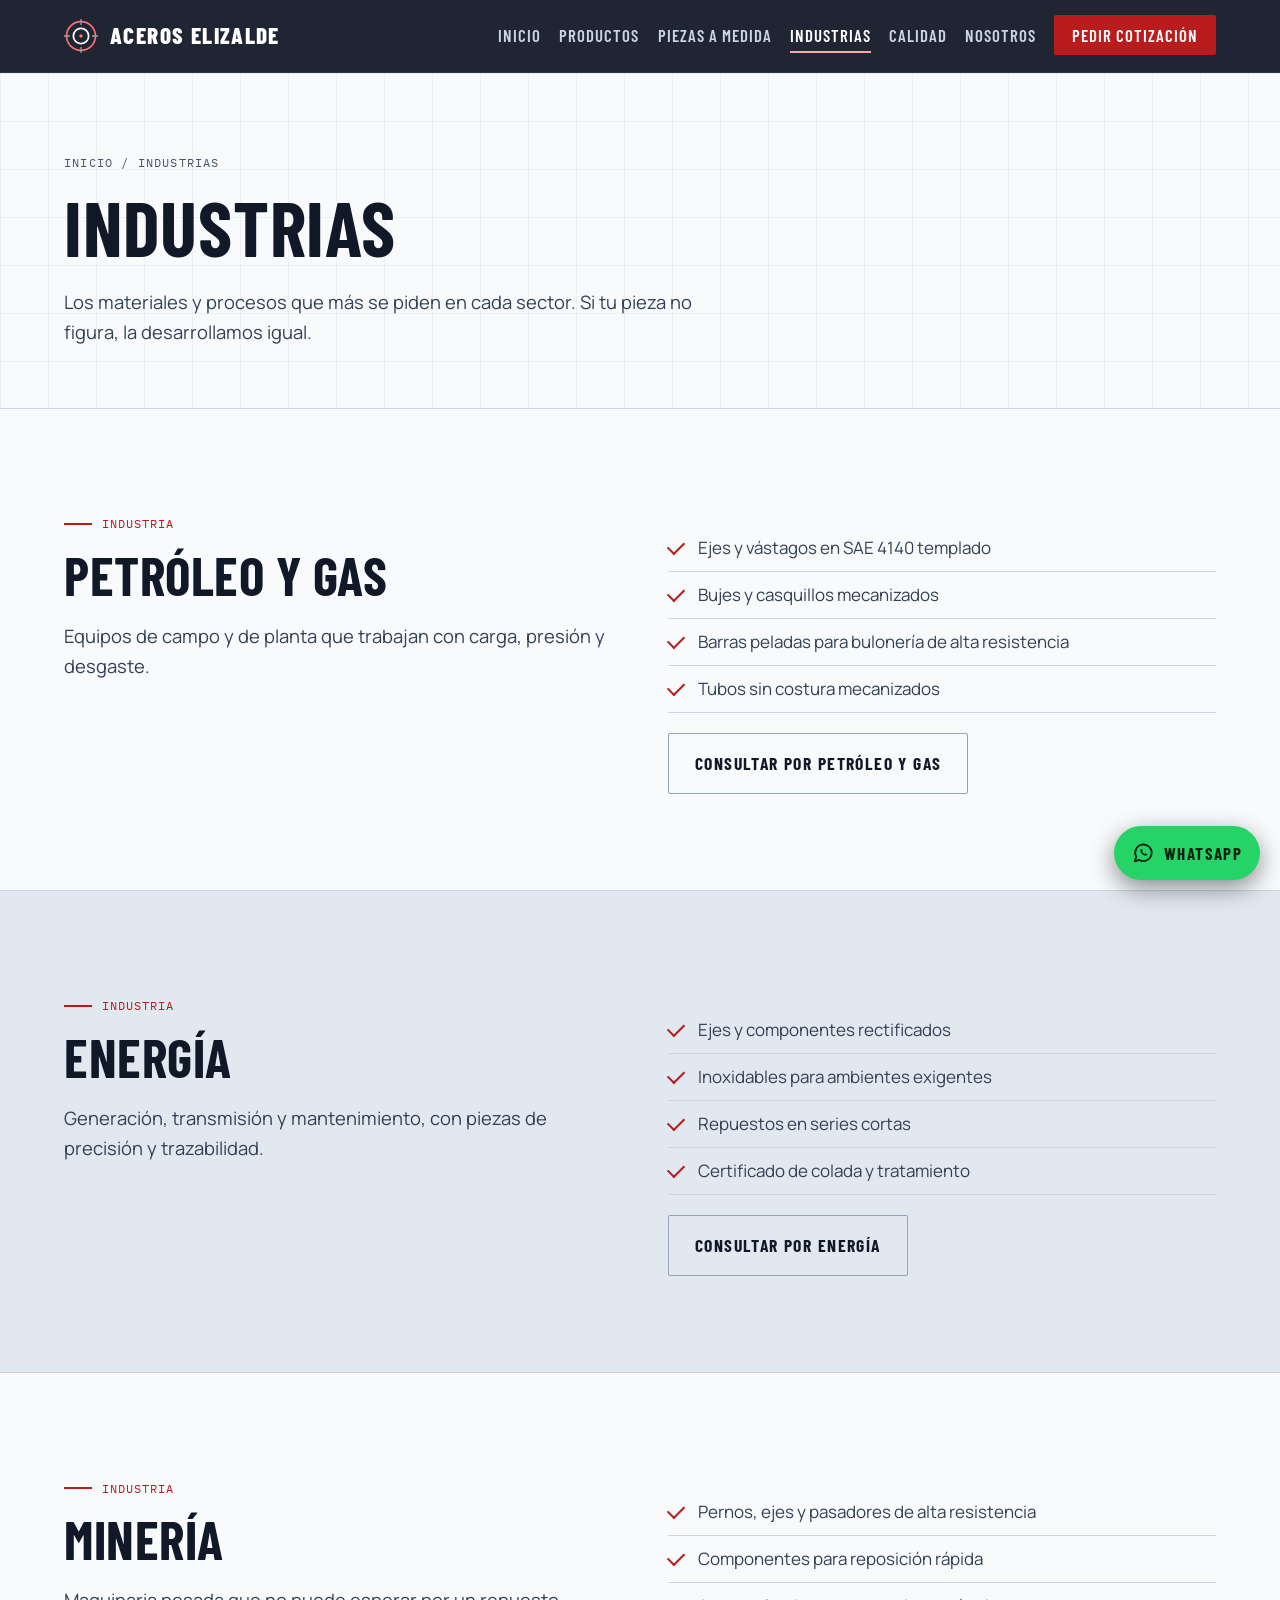
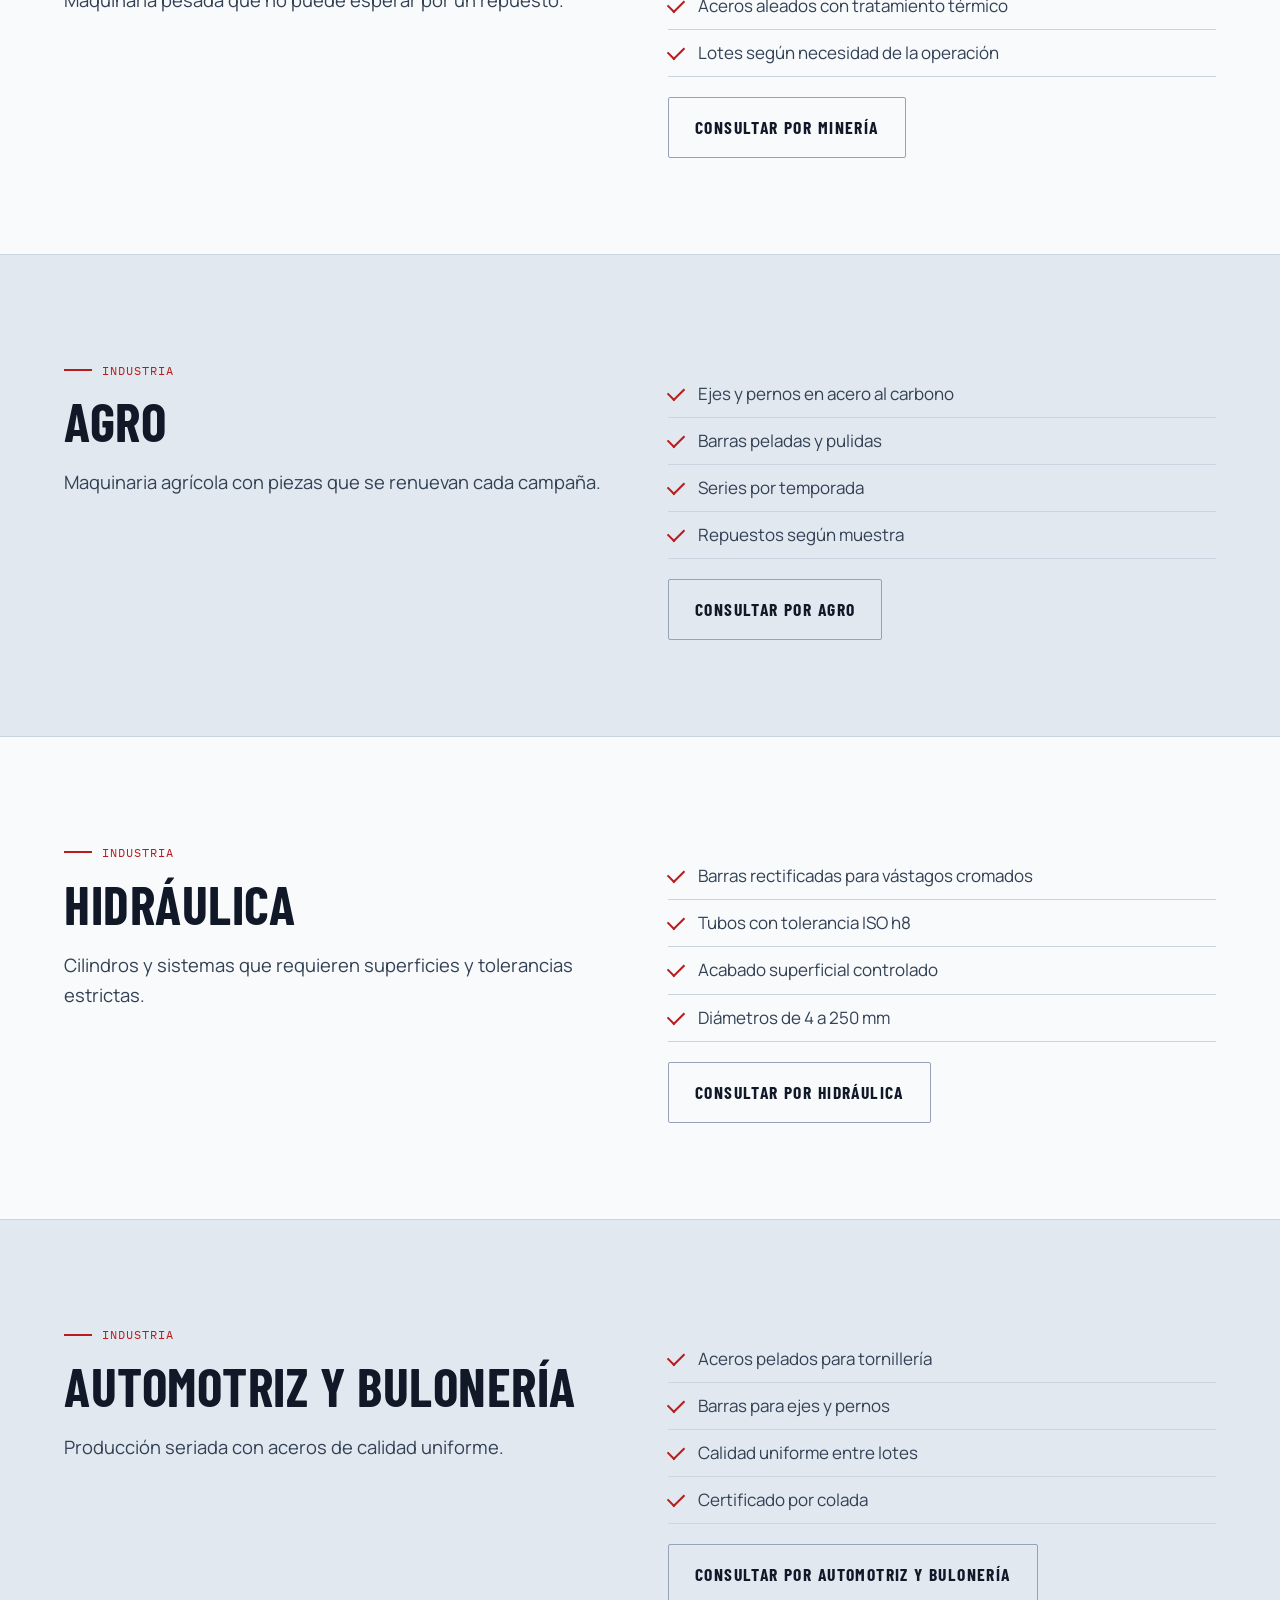
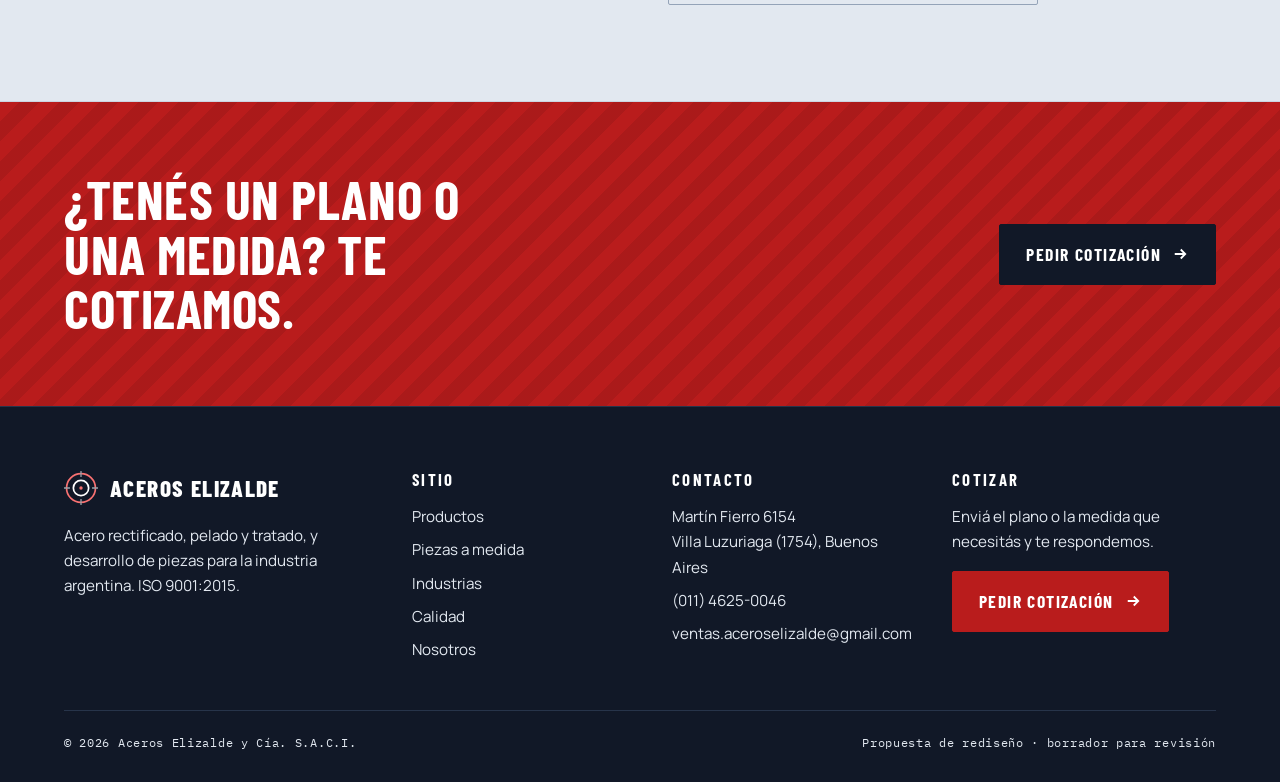
<file: industrias.html>
<!doctype html>
<html lang="es-AR">
<head>
<meta charset="utf-8">
<meta name="viewport" content="width=device-width,initial-scale=1">
<title>Industrias: petróleo y gas, energía, minería, agro | Aceros Elizalde y Cía. S.A.C.I.</title>
<meta name="description" content="Acero y piezas a medida para petróleo y gas, energía, minería, agro, hidráulica y automotriz. Aceros Elizalde, Villa Luzuriaga.">
<meta name="theme-color" content="#111827">
<link rel="preconnect" href="https://fonts.googleapis.com">
<link rel="preconnect" href="https://fonts.gstatic.com" crossorigin>
<script>document.documentElement.classList.add("js")</script>
<link rel="stylesheet" href="https://fonts.googleapis.com/css2?family=Barlow+Condensed:wght@500;600;700;800&family=Manrope:wght@400;500;600;700&family=IBM+Plex+Mono:wght@400;500&display=swap">
<link rel="stylesheet" href="css/styles.css">
</head>
<body>
<a class="skip" href="#main">Saltar al contenido</a>
<header class="top dark">
 <div class="wrap">
  <a class="brand" translate="no" href="index.html" aria-label="Aceros Elizalde, inicio"><svg class="brand-mark" viewBox="0 0 40 40" aria-hidden="true" fill="none" stroke="currentColor" stroke-width="2">
<circle cx="20" cy="20" r="17" stroke="#F87171"/><circle cx="20" cy="20" r="9"/><circle cx="20" cy="20" r="2" fill="#F87171" stroke="none"/>
<path d="M20 0v7M20 33v7M0 20h7M33 20h7" stroke="#9aa3ab" stroke-width="1.5"/></svg><span>Aceros Elizalde<small>DESDE 1974 · VILLA LUZURIAGA</small></span></a>
  <button class="burger" aria-label="Abrir menú" aria-expanded="false" aria-controls="menu"><span></span><span></span><span></span></button>
  <nav id="menu" aria-label="Principal"><ul><li><a href="index.html">Inicio</a></li><li><a href="productos.html">Productos</a></li><li><a href="desarrollo-de-piezas.html">Piezas a medida</a></li><li><a href="industrias.html" aria-current="page">Industrias</a></li><li><a href="calidad.html">Calidad</a></li><li><a href="nosotros.html">Nosotros</a></li><li><a class="nav-cta" href="contacto.html">Pedir cotización</a></li></ul></nav>
 </div>
</header>
<main id="main">

<section class="page-hero"><div class="wrap">
 <p class="crumb"><a href="index.html">Inicio</a> / Industrias</p>
 <h1>Industrias</h1>
 <p class="lead">Los materiales y procesos que más se piden en cada sector. Si tu pieza no figura, la desarrollamos igual.</p>
</div></section>
<section id="petroleo-gas" class=""><div class="wrap two-col">
 <div class="reveal"><p class="mono tag">Industria</p><h2 style="margin:14px 0 18px">Petróleo y gas</h2><p class="lead">Equipos de campo y de planta que trabajan con carga, presión y desgaste.</p></div>
 <div class="reveal"><ul class="check"><li>Ejes y vástagos en SAE 4140 templado</li><li>Bujes y casquillos mecanizados</li><li>Barras peladas para bulonería de alta resistencia</li><li>Tubos sin costura mecanizados</li></ul><a class="btn ghost" href="contacto.html">Consultar por petróleo y gas</a></div>
</div></section><section id="energia" class="alt"><div class="wrap two-col">
 <div class="reveal"><p class="mono tag">Industria</p><h2 style="margin:14px 0 18px">Energía</h2><p class="lead">Generación, transmisión y mantenimiento, con piezas de precisión y trazabilidad.</p></div>
 <div class="reveal"><ul class="check"><li>Ejes y componentes rectificados</li><li>Inoxidables para ambientes exigentes</li><li>Repuestos en series cortas</li><li>Certificado de colada y tratamiento</li></ul><a class="btn ghost" href="contacto.html">Consultar por energía</a></div>
</div></section><section id="mineria" class=""><div class="wrap two-col">
 <div class="reveal"><p class="mono tag">Industria</p><h2 style="margin:14px 0 18px">Minería</h2><p class="lead">Maquinaria pesada que no puede esperar por un repuesto.</p></div>
 <div class="reveal"><ul class="check"><li>Pernos, ejes y pasadores de alta resistencia</li><li>Componentes para reposición rápida</li><li>Aceros aleados con tratamiento térmico</li><li>Lotes según necesidad de la operación</li></ul><a class="btn ghost" href="contacto.html">Consultar por minería</a></div>
</div></section><section id="agro" class="alt"><div class="wrap two-col">
 <div class="reveal"><p class="mono tag">Industria</p><h2 style="margin:14px 0 18px">Agro</h2><p class="lead">Maquinaria agrícola con piezas que se renuevan cada campaña.</p></div>
 <div class="reveal"><ul class="check"><li>Ejes y pernos en acero al carbono</li><li>Barras peladas y pulidas</li><li>Series por temporada</li><li>Repuestos según muestra</li></ul><a class="btn ghost" href="contacto.html">Consultar por agro</a></div>
</div></section><section id="hidraulica" class=""><div class="wrap two-col">
 <div class="reveal"><p class="mono tag">Industria</p><h2 style="margin:14px 0 18px">Hidráulica</h2><p class="lead">Cilindros y sistemas que requieren superficies y tolerancias estrictas.</p></div>
 <div class="reveal"><ul class="check"><li>Barras rectificadas para vástagos cromados</li><li>Tubos con tolerancia ISO h8</li><li>Acabado superficial controlado</li><li>Diámetros de 4 a 250 mm</li></ul><a class="btn ghost" href="contacto.html">Consultar por hidráulica</a></div>
</div></section><section id="automotriz" class="alt"><div class="wrap two-col">
 <div class="reveal"><p class="mono tag">Industria</p><h2 style="margin:14px 0 18px">Automotriz y bulonería</h2><p class="lead">Producción seriada con aceros de calidad uniforme.</p></div>
 <div class="reveal"><ul class="check"><li>Aceros pelados para tornillería</li><li>Barras para ejes y pernos</li><li>Calidad uniforme entre lotes</li><li>Certificado por colada</li></ul><a class="btn ghost" href="contacto.html">Consultar por automotriz y bulonería</a></div>
</div></section><div class="cta-band"><div class="wrap">
 <h2>¿Tenés un plano o una medida? Te cotizamos.</h2>
 <a class="btn" href="contacto.html">Pedir cotización <svg viewBox="0 0 24 24" fill="none" stroke="currentColor" stroke-width="2.4" aria-hidden="true"><path d="M5 12h14M13 6l6 6-6 6"/></svg></a>
</div></div></main>
<footer class="dark">
 <div class="wrap">
  <div class="cols">
   <div>
    <a class="brand" translate="no" href="index.html" style="color:#fff"><svg class="brand-mark" viewBox="0 0 40 40" aria-hidden="true" fill="none" stroke="currentColor" stroke-width="2">
<circle cx="20" cy="20" r="17" stroke="#F87171"/><circle cx="20" cy="20" r="9"/><circle cx="20" cy="20" r="2" fill="#F87171" stroke="none"/>
<path d="M20 0v7M20 33v7M0 20h7M33 20h7" stroke="#9aa3ab" stroke-width="1.5"/></svg><span>Aceros Elizalde<small>ACEROS Y PIEZAS A MEDIDA</small></span></a>
    <p style="margin-top:18px;max-width:34ch">Acero rectificado, pelado y tratado, y desarrollo de piezas para la industria argentina. ISO 9001:2015.</p>
   </div>
   <div><h3>Sitio</h3><ul>
    <li><a href="productos.html">Productos</a></li>
    <li><a href="desarrollo-de-piezas.html">Piezas a medida</a></li>
    <li><a href="industrias.html">Industrias</a></li>
    <li><a href="calidad.html">Calidad</a></li>
    <li><a href="nosotros.html">Nosotros</a></li></ul></div>
   <div><h3>Contacto</h3><ul>
    <li>Martín Fierro 6154<br>Villa Luzuriaga (1754), Buenos Aires</li>
    <li><a href="tel:+541146250046">(011) 4625-0046</a></li>
    <li><a href="mailto:ventas.aceroselizalde@gmail.com">ventas.aceroselizalde@gmail.com</a></li></ul></div>
   <div><h3>Cotizar</h3><p style="margin-bottom:16px">Enviá el plano o la medida que necesitás y te respondemos.</p><a class="btn" href="contacto.html">Pedir cotización <svg viewBox="0 0 24 24" fill="none" stroke="currentColor" stroke-width="2.4" aria-hidden="true"><path d="M5 12h14M13 6l6 6-6 6"/></svg></a></div>
  </div>
  <div class="legal"><span>© 2026 Aceros Elizalde y Cía. S.A.C.I.</span><span>Propuesta de rediseño · borrador para revisión</span></div>
 </div>
</footer>
<a class="wa" href="https://wa.me/5491139431178?text=Hola%2C%20quiero%20consultar%20por%20una%20cotizaci%C3%B3n." target="_blank" rel="noopener" aria-label="Escribir por WhatsApp"><svg viewBox="0 0 24 24" fill="none" stroke="currentColor" stroke-width="2" stroke-linejoin="round" aria-hidden="true"><path d="M3 21l1.6-4.8A9 9 0 1 1 8 19.6z"/><path d="M9 8.5c0 3.5 3 6.5 6.5 6.5l1.2-1.6-2.3-1.2-1 .8c-1-.5-1.9-1.400-2.400-2.400l.8-1-1.200-2.300z" fill="currentColor" stroke="none"/></svg><span>WhatsApp</span></a>
<script src="js/main.js"></script>
</body>
</html>
</file>
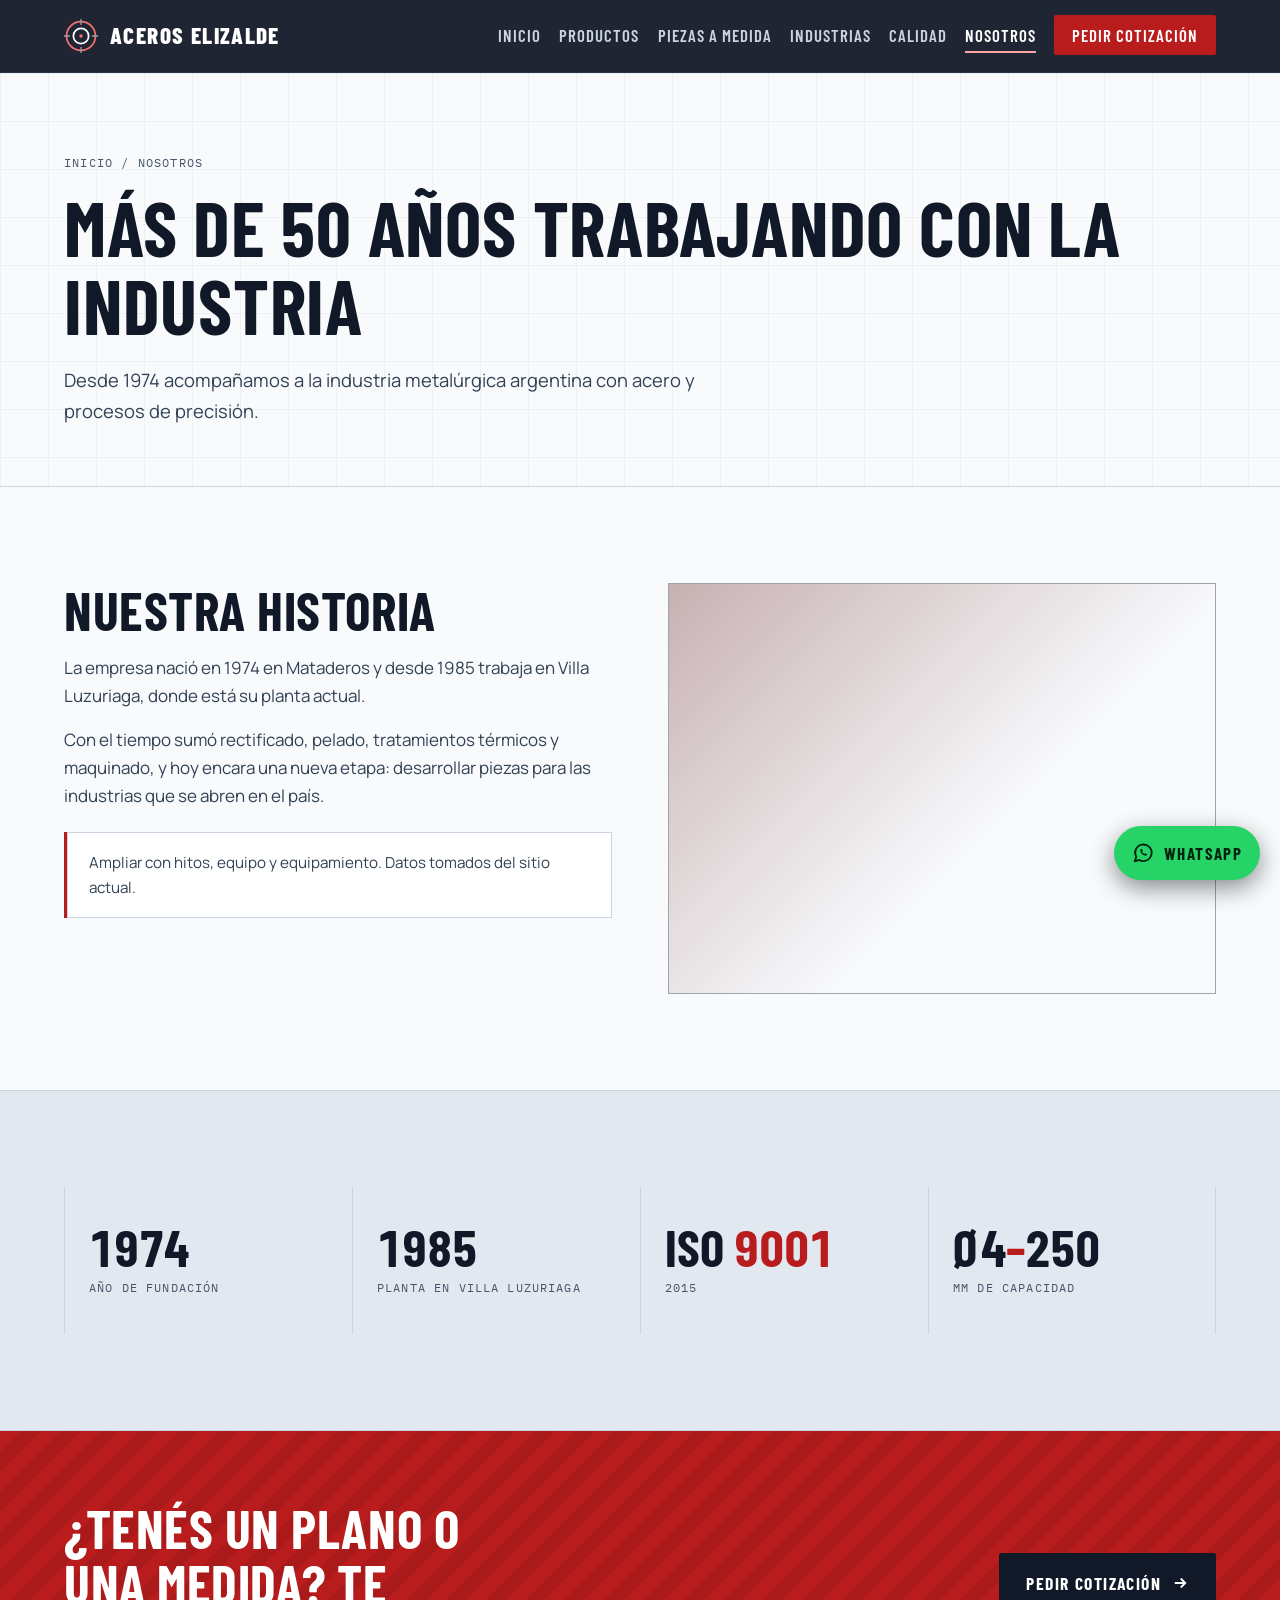
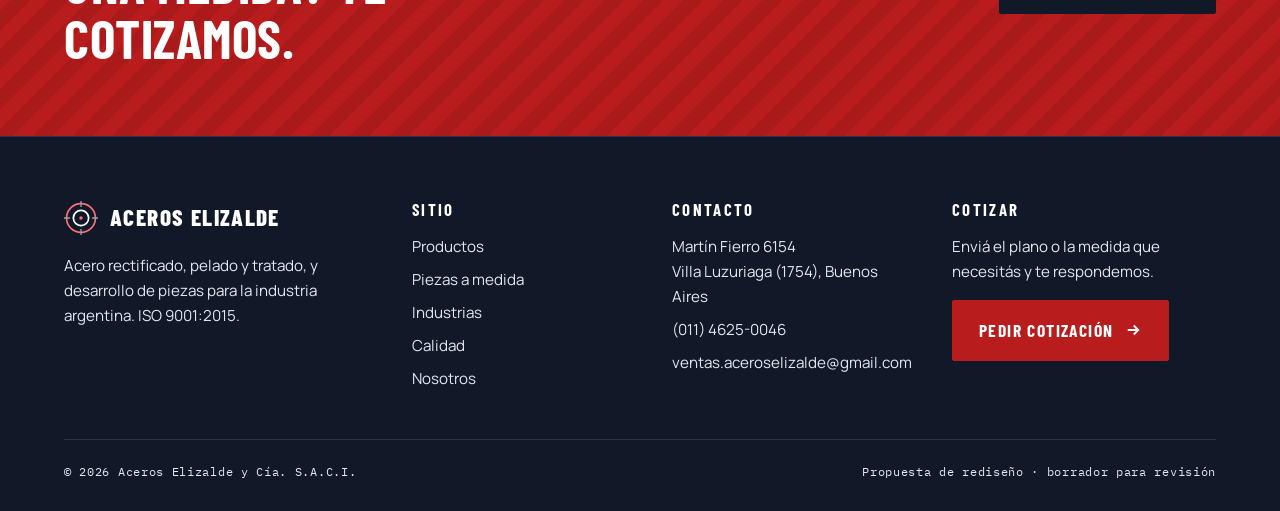
<file: nosotros.html>
<!doctype html>
<html lang="es-AR">
<head>
<meta charset="utf-8">
<meta name="viewport" content="width=device-width,initial-scale=1">
<title>Nosotros: más de 50 años en la industria | Aceros Elizalde y Cía. S.A.C.I.</title>
<meta name="description" content="Aceros Elizalde y Cía. S.A.C.I. trabaja desde 1974 para la industria metalúrgica. Planta en Villa Luzuriaga, Buenos Aires.">
<meta name="theme-color" content="#111827">
<link rel="preconnect" href="https://fonts.googleapis.com">
<link rel="preconnect" href="https://fonts.gstatic.com" crossorigin>
<script>document.documentElement.classList.add("js")</script>
<link rel="stylesheet" href="https://fonts.googleapis.com/css2?family=Barlow+Condensed:wght@500;600;700;800&family=Manrope:wght@400;500;600;700&family=IBM+Plex+Mono:wght@400;500&display=swap">
<link rel="stylesheet" href="css/styles.css">
</head>
<body>
<a class="skip" href="#main">Saltar al contenido</a>
<header class="top dark">
 <div class="wrap">
  <a class="brand" translate="no" href="index.html" aria-label="Aceros Elizalde, inicio"><svg class="brand-mark" viewBox="0 0 40 40" aria-hidden="true" fill="none" stroke="currentColor" stroke-width="2">
<circle cx="20" cy="20" r="17" stroke="#F87171"/><circle cx="20" cy="20" r="9"/><circle cx="20" cy="20" r="2" fill="#F87171" stroke="none"/>
<path d="M20 0v7M20 33v7M0 20h7M33 20h7" stroke="#9aa3ab" stroke-width="1.5"/></svg><span>Aceros Elizalde<small>DESDE 1974 · VILLA LUZURIAGA</small></span></a>
  <button class="burger" aria-label="Abrir menú" aria-expanded="false" aria-controls="menu"><span></span><span></span><span></span></button>
  <nav id="menu" aria-label="Principal"><ul><li><a href="index.html">Inicio</a></li><li><a href="productos.html">Productos</a></li><li><a href="desarrollo-de-piezas.html">Piezas a medida</a></li><li><a href="industrias.html">Industrias</a></li><li><a href="calidad.html">Calidad</a></li><li><a href="nosotros.html" aria-current="page">Nosotros</a></li><li><a class="nav-cta" href="contacto.html">Pedir cotización</a></li></ul></nav>
 </div>
</header>
<main id="main">

<section class="page-hero"><div class="wrap">
 <p class="crumb"><a href="index.html">Inicio</a> / Nosotros</p>
 <h1>Más de 50 años trabajando con la industria</h1>
 <p class="lead">Desde 1974 acompañamos a la industria metalúrgica argentina con acero y procesos de precisión.</p>
</div></section>
<section><div class="wrap two-col">
 <div class="reveal prose">
  <h2>Nuestra historia</h2>
  <p>La empresa nació en 1974 en Mataderos y desde 1985 trabaja en Villa Luzuriaga, donde está su planta actual.</p>
  <p>Con el tiempo sumó rectificado, pelado, tratamientos térmicos y maquinado, y hoy encara una nueva etapa: desarrollar piezas para las industrias que se abren en el país.</p>
  <p class="note">Ampliar con hitos, equipo y equipamiento. Datos tomados del sitio actual.</p>
 </div>
 <div class="reveal"><div class="photo" role="img" aria-label="Barras de acero" style="background-image:url('https://aceroselizaldesa.com.ar/assets/images/mbr-1920x1285.jpg')"></div></div>
</div></section>
<section class="alt"><div class="wrap">
 <div class="stats" style="background:none;border:0"><div class="wrap" style="padding:0">
  <div class="stat"><b>1974</b><small>año de fundación</small></div>
  <div class="stat"><b>1985</b><small>planta en Villa Luzuriaga</small></div>
  <div class="stat"><b>ISO <span>9001</span></b><small>2015</small></div>
  <div class="stat"><b>Ø4<span>–</span>250</b><small>mm de capacidad</small></div>
 </div></div>
</div></section>
<div class="cta-band"><div class="wrap">
 <h2>¿Tenés un plano o una medida? Te cotizamos.</h2>
 <a class="btn" href="contacto.html">Pedir cotización <svg viewBox="0 0 24 24" fill="none" stroke="currentColor" stroke-width="2.4" aria-hidden="true"><path d="M5 12h14M13 6l6 6-6 6"/></svg></a>
</div></div>
</main>
<footer class="dark">
 <div class="wrap">
  <div class="cols">
   <div>
    <a class="brand" translate="no" href="index.html" style="color:#fff"><svg class="brand-mark" viewBox="0 0 40 40" aria-hidden="true" fill="none" stroke="currentColor" stroke-width="2">
<circle cx="20" cy="20" r="17" stroke="#F87171"/><circle cx="20" cy="20" r="9"/><circle cx="20" cy="20" r="2" fill="#F87171" stroke="none"/>
<path d="M20 0v7M20 33v7M0 20h7M33 20h7" stroke="#9aa3ab" stroke-width="1.5"/></svg><span>Aceros Elizalde<small>ACEROS Y PIEZAS A MEDIDA</small></span></a>
    <p style="margin-top:18px;max-width:34ch">Acero rectificado, pelado y tratado, y desarrollo de piezas para la industria argentina. ISO 9001:2015.</p>
   </div>
   <div><h3>Sitio</h3><ul>
    <li><a href="productos.html">Productos</a></li>
    <li><a href="desarrollo-de-piezas.html">Piezas a medida</a></li>
    <li><a href="industrias.html">Industrias</a></li>
    <li><a href="calidad.html">Calidad</a></li>
    <li><a href="nosotros.html">Nosotros</a></li></ul></div>
   <div><h3>Contacto</h3><ul>
    <li>Martín Fierro 6154<br>Villa Luzuriaga (1754), Buenos Aires</li>
    <li><a href="tel:+541146250046">(011) 4625-0046</a></li>
    <li><a href="mailto:ventas.aceroselizalde@gmail.com">ventas.aceroselizalde@gmail.com</a></li></ul></div>
   <div><h3>Cotizar</h3><p style="margin-bottom:16px">Enviá el plano o la medida que necesitás y te respondemos.</p><a class="btn" href="contacto.html">Pedir cotización <svg viewBox="0 0 24 24" fill="none" stroke="currentColor" stroke-width="2.4" aria-hidden="true"><path d="M5 12h14M13 6l6 6-6 6"/></svg></a></div>
  </div>
  <div class="legal"><span>© 2026 Aceros Elizalde y Cía. S.A.C.I.</span><span>Propuesta de rediseño · borrador para revisión</span></div>
 </div>
</footer>
<a class="wa" href="https://wa.me/5491139431178?text=Hola%2C%20quiero%20consultar%20por%20una%20cotizaci%C3%B3n." target="_blank" rel="noopener" aria-label="Escribir por WhatsApp"><svg viewBox="0 0 24 24" fill="none" stroke="currentColor" stroke-width="2" stroke-linejoin="round" aria-hidden="true"><path d="M3 21l1.6-4.8A9 9 0 1 1 8 19.6z"/><path d="M9 8.5c0 3.5 3 6.5 6.5 6.5l1.2-1.6-2.3-1.2-1 .8c-1-.5-1.9-1.400-2.400-2.400l.8-1-1.200-2.300z" fill="currentColor" stroke="none"/></svg><span>WhatsApp</span></a>
<script src="js/main.js"></script>
</body>
</html>
</file>
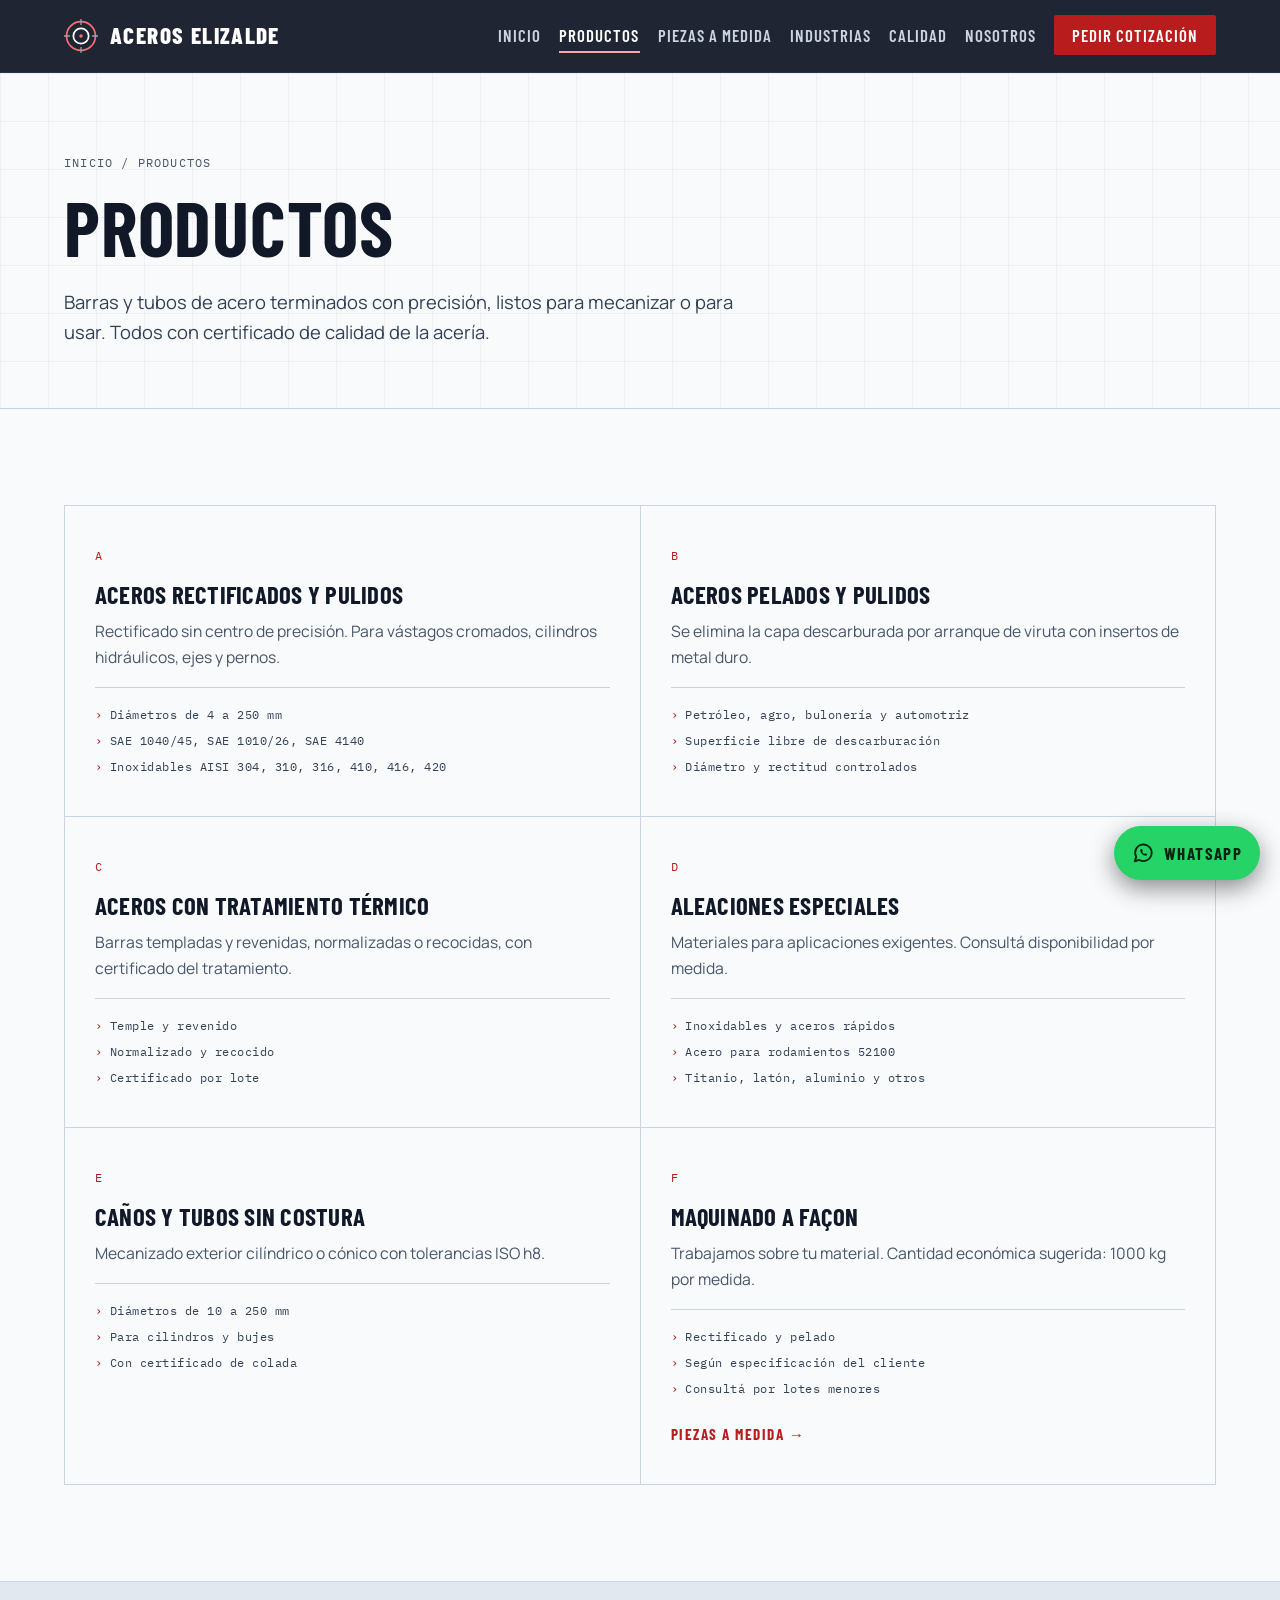
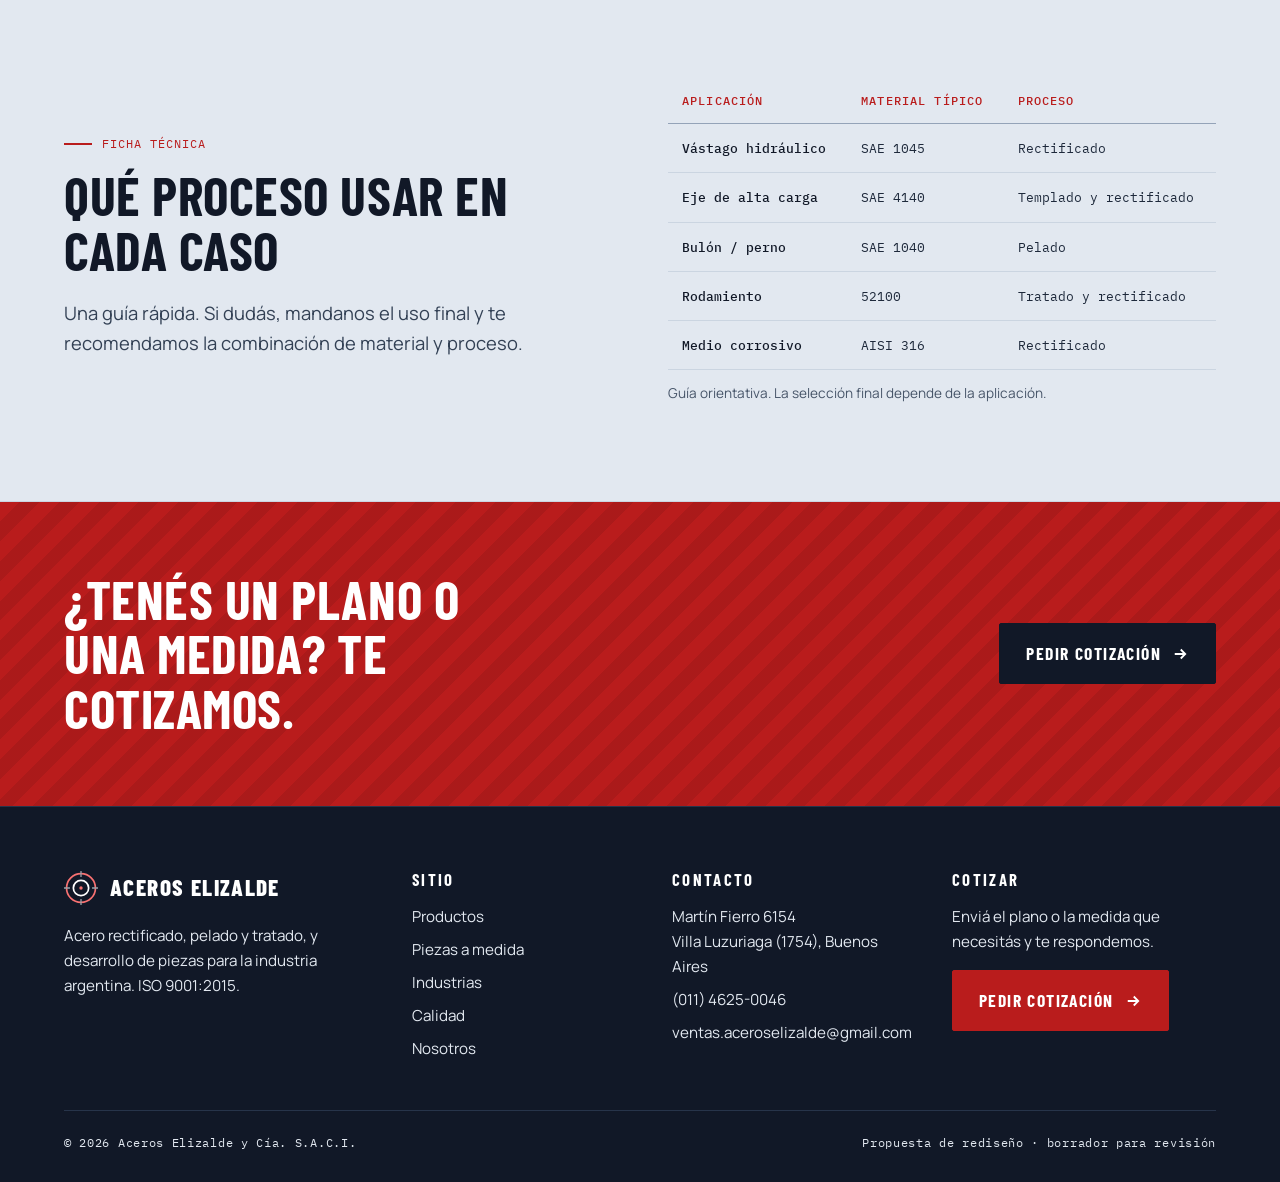
<file: productos.html>
<!doctype html>
<html lang="es-AR">
<head>
<meta charset="utf-8">
<meta name="viewport" content="width=device-width,initial-scale=1">
<title>Productos: barras rectificadas, peladas y tubos | Aceros Elizalde y Cía. S.A.C.I.</title>
<meta name="description" content="Aceros rectificados y pelados de Ø4 a 250 mm, tratamientos térmicos, aleaciones especiales y caños sin costura con tolerancias ISO h8.">
<meta name="theme-color" content="#111827">
<link rel="preconnect" href="https://fonts.googleapis.com">
<link rel="preconnect" href="https://fonts.gstatic.com" crossorigin>
<script>document.documentElement.classList.add("js")</script>
<link rel="stylesheet" href="https://fonts.googleapis.com/css2?family=Barlow+Condensed:wght@500;600;700;800&family=Manrope:wght@400;500;600;700&family=IBM+Plex+Mono:wght@400;500&display=swap">
<link rel="stylesheet" href="css/styles.css">
</head>
<body>
<a class="skip" href="#main">Saltar al contenido</a>
<header class="top dark">
 <div class="wrap">
  <a class="brand" translate="no" href="index.html" aria-label="Aceros Elizalde, inicio"><svg class="brand-mark" viewBox="0 0 40 40" aria-hidden="true" fill="none" stroke="currentColor" stroke-width="2">
<circle cx="20" cy="20" r="17" stroke="#F87171"/><circle cx="20" cy="20" r="9"/><circle cx="20" cy="20" r="2" fill="#F87171" stroke="none"/>
<path d="M20 0v7M20 33v7M0 20h7M33 20h7" stroke="#9aa3ab" stroke-width="1.5"/></svg><span>Aceros Elizalde<small>DESDE 1974 · VILLA LUZURIAGA</small></span></a>
  <button class="burger" aria-label="Abrir menú" aria-expanded="false" aria-controls="menu"><span></span><span></span><span></span></button>
  <nav id="menu" aria-label="Principal"><ul><li><a href="index.html">Inicio</a></li><li><a href="productos.html" aria-current="page">Productos</a></li><li><a href="desarrollo-de-piezas.html">Piezas a medida</a></li><li><a href="industrias.html">Industrias</a></li><li><a href="calidad.html">Calidad</a></li><li><a href="nosotros.html">Nosotros</a></li><li><a class="nav-cta" href="contacto.html">Pedir cotización</a></li></ul></nav>
 </div>
</header>
<main id="main">

<section class="page-hero"><div class="wrap">
 <p class="crumb"><a href="index.html">Inicio</a> / Productos</p>
 <h1>Productos</h1>
 <p class="lead">Barras y tubos de acero terminados con precisión, listos para mecanizar o para usar. Todos con certificado de calidad de la acería.</p>
</div></section>

<section><div class="wrap">
 <div class="cards two reveal">
  <article class="card" id="rectificados"><span class="n">A</span><h3>Aceros rectificados y pulidos</h3><p>Rectificado sin centro de precisión. Para vástagos cromados, cilindros hidráulicos, ejes y pernos.</p><ul><li>Diámetros de 4 a 250 mm</li><li>SAE 1040/45, SAE 1010/26, SAE 4140</li><li>Inoxidables AISI 304, 310, 316, 410, 416, 420</li></ul></article>
  <article class="card" id="pelados"><span class="n">B</span><h3>Aceros pelados y pulidos</h3><p>Se elimina la capa descarburada por arranque de viruta con insertos de metal duro.</p><ul><li>Petróleo, agro, bulonería y automotriz</li><li>Superficie libre de descarburación</li><li>Diámetro y rectitud controlados</li></ul></article>
  <article class="card" id="tratamientos"><span class="n">C</span><h3>Aceros con tratamiento térmico</h3><p>Barras templadas y revenidas, normalizadas o recocidas, con certificado del tratamiento.</p><ul><li>Temple y revenido</li><li>Normalizado y recocido</li><li>Certificado por lote</li></ul></article>
  <article class="card" id="especiales"><span class="n">D</span><h3>Aleaciones especiales</h3><p>Materiales para aplicaciones exigentes. Consultá disponibilidad por medida.</p><ul><li>Inoxidables y aceros rápidos</li><li>Acero para rodamientos 52100</li><li>Titanio, latón, aluminio y otros</li></ul></article>
  <article class="card" id="tubos"><span class="n">E</span><h3>Caños y tubos sin costura</h3><p>Mecanizado exterior cilíndrico o cónico con tolerancias ISO h8.</p><ul><li>Diámetros de 10 a 250 mm</li><li>Para cilindros y bujes</li><li>Con certificado de colada</li></ul></article>
  <article class="card" id="facon"><span class="n">F</span><h3>Maquinado a façon</h3><p>Trabajamos sobre tu material. Cantidad económica sugerida: 1000 kg por medida.</p><ul><li>Rectificado y pelado</li><li>Según especificación del cliente</li><li>Consultá por lotes menores</li></ul><a class="more" href="desarrollo-de-piezas.html">Piezas a medida</a></article>
 </div>
</div></section>

<section class="alt"><div class="wrap spec">
 <div class="reveal"><p class="mono tag">Ficha técnica</p><h2 style="margin:14px 0 20px">Qué proceso usar en cada caso</h2><p class="lead">Una guía rápida. Si dudás, mandanos el uso final y te recomendamos la combinación de material y proceso.</p></div>
 <div class="reveal"><table class="table">
  <thead><tr><th scope="col">Aplicación</th><th scope="col">Material típico</th><th scope="col">Proceso</th></tr></thead>
  <tbody>
   <tr><td>Vástago hidráulico</td><td>SAE 1045</td><td>Rectificado</td></tr>
   <tr><td>Eje de alta carga</td><td>SAE 4140</td><td>Templado y rectificado</td></tr>
   <tr><td>Bulón / perno</td><td>SAE 1040</td><td>Pelado</td></tr>
   <tr><td>Rodamiento</td><td>52100</td><td>Tratado y rectificado</td></tr>
   <tr><td>Medio corrosivo</td><td>AISI 316</td><td>Rectificado</td></tr>
  </tbody></table>
  <p class="form-note" style="margin-top:12px">Guía orientativa. La selección final depende de la aplicación.</p></div>
</div></section>
<div class="cta-band"><div class="wrap">
 <h2>¿Tenés un plano o una medida? Te cotizamos.</h2>
 <a class="btn" href="contacto.html">Pedir cotización <svg viewBox="0 0 24 24" fill="none" stroke="currentColor" stroke-width="2.4" aria-hidden="true"><path d="M5 12h14M13 6l6 6-6 6"/></svg></a>
</div></div>
</main>
<footer class="dark">
 <div class="wrap">
  <div class="cols">
   <div>
    <a class="brand" translate="no" href="index.html" style="color:#fff"><svg class="brand-mark" viewBox="0 0 40 40" aria-hidden="true" fill="none" stroke="currentColor" stroke-width="2">
<circle cx="20" cy="20" r="17" stroke="#F87171"/><circle cx="20" cy="20" r="9"/><circle cx="20" cy="20" r="2" fill="#F87171" stroke="none"/>
<path d="M20 0v7M20 33v7M0 20h7M33 20h7" stroke="#9aa3ab" stroke-width="1.5"/></svg><span>Aceros Elizalde<small>ACEROS Y PIEZAS A MEDIDA</small></span></a>
    <p style="margin-top:18px;max-width:34ch">Acero rectificado, pelado y tratado, y desarrollo de piezas para la industria argentina. ISO 9001:2015.</p>
   </div>
   <div><h3>Sitio</h3><ul>
    <li><a href="productos.html">Productos</a></li>
    <li><a href="desarrollo-de-piezas.html">Piezas a medida</a></li>
    <li><a href="industrias.html">Industrias</a></li>
    <li><a href="calidad.html">Calidad</a></li>
    <li><a href="nosotros.html">Nosotros</a></li></ul></div>
   <div><h3>Contacto</h3><ul>
    <li>Martín Fierro 6154<br>Villa Luzuriaga (1754), Buenos Aires</li>
    <li><a href="tel:+541146250046">(011) 4625-0046</a></li>
    <li><a href="mailto:ventas.aceroselizalde@gmail.com">ventas.aceroselizalde@gmail.com</a></li></ul></div>
   <div><h3>Cotizar</h3><p style="margin-bottom:16px">Enviá el plano o la medida que necesitás y te respondemos.</p><a class="btn" href="contacto.html">Pedir cotización <svg viewBox="0 0 24 24" fill="none" stroke="currentColor" stroke-width="2.4" aria-hidden="true"><path d="M5 12h14M13 6l6 6-6 6"/></svg></a></div>
  </div>
  <div class="legal"><span>© 2026 Aceros Elizalde y Cía. S.A.C.I.</span><span>Propuesta de rediseño · borrador para revisión</span></div>
 </div>
</footer>
<a class="wa" href="https://wa.me/5491139431178?text=Hola%2C%20quiero%20consultar%20por%20una%20cotizaci%C3%B3n." target="_blank" rel="noopener" aria-label="Escribir por WhatsApp"><svg viewBox="0 0 24 24" fill="none" stroke="currentColor" stroke-width="2" stroke-linejoin="round" aria-hidden="true"><path d="M3 21l1.6-4.8A9 9 0 1 1 8 19.6z"/><path d="M9 8.5c0 3.5 3 6.5 6.5 6.5l1.2-1.6-2.3-1.2-1 .8c-1-.5-1.9-1.400-2.400-2.400l.8-1-1.200-2.300z" fill="currentColor" stroke="none"/></svg><span>WhatsApp</span></a>
<script src="js/main.js"></script>
</body>
</html>
</file>
<file: css/styles.css>
/* Aceros Elizalde — propuesta de rediseño. HTML + CSS puro. */

:root{
  color-scheme:light;
  --bg:#F8FAFC;--bg-2:#E2E8F0;--panel:#FFFFFF;
  --line:#CBD5E1;--line-2:#94A3B8;
  --text:#1E293B;--strong:#111827;--muted:#475569;--steel:#334155;
  --acc:#B91C1C;--acc-hover:#991B1B;--acc-text:#B91C1C;--acc-soft:#FCA5A5;
  --gridline:rgba(17,24,39,.045);
  --display:"Barlow Condensed","Arial Narrow",Impact,sans-serif;
  --body:"Manrope","Helvetica Neue",Arial,sans-serif;
  --mono:"IBM Plex Mono",ui-monospace,Menlo,Consolas,monospace;
  --max:1200px;--r:2px;
}
.dark{
  color-scheme:dark;
  --bg:#111827;--bg-2:#0B1220;--panel:#1B2536;
  --line:#27344A;--line-2:#3B4B63;
  --text:#E2E8F0;--strong:#FFFFFF;--muted:#94A3B8;--steel:#CBD5E1;
  --acc-text:#F87171;--gridline:rgba(255,255,255,.04);
  background:var(--bg);color:var(--text);
}
*{box-sizing:border-box;margin:0;padding:0}
html{scroll-behavior:smooth}
body{background:var(--bg);color:var(--text);font-family:var(--body);font-size:17px;line-height:1.65;-webkit-font-smoothing:antialiased}
.hero,.page-hero{background-image:linear-gradient(var(--gridline) 1px,transparent 1px),linear-gradient(90deg,var(--gridline) 1px,transparent 1px);background-size:48px 48px}
img,svg{display:block;max-width:100%}
a{color:inherit;text-decoration:none}
.wrap{max-width:var(--max);margin:0 auto;padding:0 24px}
.skip{position:absolute;left:-999px;top:0;background:var(--acc);color:#fff;padding:10px 16px;z-index:100}
.skip:focus{left:8px;top:8px}
:focus-visible{outline:2px solid var(--acc-text);outline-offset:3px}
a,button,input,select,textarea,summary{touch-action:manipulation}
[id]{scroll-margin-top:92px}
.stat b,.table,.contact-list,.dim{font-variant-numeric:tabular-nums}

/* Tipografía */
h1,h2,h3,h4{font-family:var(--display);font-weight:700;color:var(--strong);line-height:1.02;letter-spacing:.01em;text-transform:uppercase}
h1{font-size:clamp(2.8rem,7.4vw,6rem)}
h2{font-size:clamp(2rem,4.2vw,3.4rem)}
h3{font-size:1.55rem}
.mono{font-family:var(--mono);font-size:.78rem;letter-spacing:.08em;text-transform:uppercase;color:var(--acc-text)}
.lead{font-size:1.15rem;color:var(--steel);max-width:62ch}
.muted{color:var(--muted)}
.tag{display:inline-flex;align-items:center;gap:10px}
.tag::before{content:"";width:28px;height:2px;background:var(--acc)}

/* Botones */
.btn{display:inline-flex;align-items:center;gap:10px;font-family:var(--display);font-weight:700;font-size:1.1rem;letter-spacing:.08em;text-transform:uppercase;padding:15px 26px;border:1.5px solid var(--acc);background:var(--acc);color:#fff;border-radius:var(--r);cursor:pointer;transition:transform .2s,background .2s,color .2s}
.btn:hover{background:var(--acc-hover);border-color:var(--acc-hover);color:#fff;transform:translateY(-2px)}
.btn.ghost{background:transparent;color:var(--strong);border-color:var(--line-2)}
.btn.ghost:hover{background:transparent;border-color:var(--acc-text);color:var(--acc-text)}
.btn svg{width:18px;height:18px}
.btn[aria-busy="true"]{opacity:.7;pointer-events:none}

/* Header */
.top{position:sticky;top:0;z-index:50;background:rgba(17,24,39,.94);backdrop-filter:blur(10px);border-bottom:1px solid var(--line)}
.top .wrap{display:flex;align-items:center;justify-content:space-between;gap:20px;min-height:72px;padding-top:6px;padding-bottom:6px}
nav{min-width:0}
.brand{color:var(--strong);display:flex;align-items:center;gap:12px;font-family:var(--display);font-weight:800;font-size:1.45rem;letter-spacing:.06em;text-transform:uppercase;line-height:1}
.brand small{display:block;font-family:var(--mono);font-weight:400;font-size:.6rem;letter-spacing:.2em;color:var(--muted);margin-top:4px}
.brand{flex-shrink:0}
.brand-mark{width:34px;height:34px;flex:none}
.brand span{white-space:nowrap}
nav ul{display:flex;gap:6px 24px;list-style:none;align-items:center;flex-wrap:wrap;justify-content:flex-end}
nav a{white-space:nowrap;font-family:var(--display);font-weight:600;font-size:1.05rem;letter-spacing:.1em;text-transform:uppercase;color:var(--steel);padding:6px 0;border-bottom:2px solid transparent;transition:color .2s,border-color .2s}
nav a:hover,nav a[aria-current="page"]{color:#fff;border-color:var(--acc-soft)}
.nav-cta{padding:10px 18px!important;background:var(--acc);color:#fff!important;border:0!important;border-radius:var(--r)}
.nav-cta:hover{background:var(--acc-hover)}
.burger{display:none;background:none;border:1px solid var(--line-2);color:var(--strong);width:44px;height:44px;border-radius:var(--r);cursor:pointer}
.burger span{display:block;width:20px;height:2px;background:currentColor;margin:5px auto}

/* Hero */
.hero{position:relative;padding:90px 0 70px;overflow:hidden;border-bottom:1px solid var(--line)}
.hero .grid{display:grid;grid-template-columns:1.15fr .85fr;gap:56px;align-items:center}
.hero h1 em{font-style:normal;color:var(--acc-text)}
.hero p.lead{margin:26px 0 34px}
.hero .cta{display:flex;flex-wrap:wrap;gap:14px}
.hero-bar{position:relative}
.hero-fig{position:relative;aspect-ratio:4/5;border:1px solid var(--line-2);background:
  linear-gradient(180deg,rgba(17,24,39,.1),rgba(17,24,39,.85)),
  url("https://aceroselizaldesa.com.ar/assets/images/mbr-1920x1285.jpg") center/cover,var(--panel);
  filter:grayscale(.55) contrast(1.1)}
.hero-fig::after{content:"";position:absolute;inset:0;background:linear-gradient(135deg,rgba(185,28,28,.40),transparent 55%);mix-blend-mode:screen}
.dim{position:absolute;font-family:var(--mono);font-size:.72rem;letter-spacing:.1em;color:var(--acc-text);text-transform:uppercase;background:var(--bg);padding:3px 8px;border:1px solid var(--acc-text)}
.dim.d1{left:-14px;top:12%}
.dim.d2{right:-14px;bottom:22%}
.dim.d3{left:20px;bottom:18px;border-color:var(--line-2);color:var(--steel)}
.rule-v{position:absolute;left:-30px;top:0;bottom:0;width:1px;background:repeating-linear-gradient(var(--acc-text) 0 6px,transparent 6px 12px);opacity:.6}

/* Cifras */
.stats{border-bottom:1px solid var(--line);background:var(--bg-2)}
.stats .wrap{display:grid;grid-template-columns:repeat(4,1fr)}
.stat{padding:34px 24px;border-left:1px solid var(--line)}
.stat:last-child{border-right:1px solid var(--line)}
.stat b{display:block;font-family:var(--display);font-size:3.2rem;line-height:1;color:var(--strong);font-weight:700}
.stat b span{color:var(--acc-text)}
.stat small{font-family:var(--mono);font-size:.72rem;letter-spacing:.1em;text-transform:uppercase;color:var(--muted)}

/* Secciones */
section{padding:96px 0}
.sec-head{display:grid;grid-template-columns:1fr 1fr;gap:48px;align-items:end;margin-bottom:56px}
.sec-head h2{margin-top:14px}
.alt{background:var(--bg-2);border-top:1px solid var(--line);border-bottom:1px solid var(--line)}

/* Tarjetas */
.cards{display:grid;grid-template-columns:repeat(3,1fr);gap:1px;background:var(--line);border:1px solid var(--line)}
.card{background:var(--bg);padding:34px 30px 36px;position:relative;transition:background .25s}
.card:hover{background:var(--panel)}
.card .n{font-family:var(--mono);font-size:.74rem;color:var(--acc-text);letter-spacing:.14em}
.card h3{margin:14px 0 12px}
.card p{color:var(--muted);font-size:.98rem}
.card ul{list-style:none;margin-top:16px;border-top:1px solid var(--line);padding-top:14px}
.card li{font-family:var(--mono);font-size:.76rem;color:var(--steel);padding:3px 0;letter-spacing:.04em}
.card li::before{content:"› ";color:var(--acc-text)}
.card .more{display:inline-block;margin-top:20px;font-family:var(--display);font-weight:700;letter-spacing:.1em;text-transform:uppercase;font-size:.95rem;color:var(--acc-text)}
.card .more::after{content:" →";transition:margin .2s}
.card:hover .more::after{margin-left:6px}
.cards.two{grid-template-columns:repeat(2,1fr)}
.cards.four{grid-template-columns:repeat(4,1fr)}

/* Proceso */
.steps{list-style:none;display:grid;grid-template-columns:repeat(5,1fr);counter-reset:s;position:relative}
.steps::before{content:"";position:absolute;left:0;right:0;top:27px;height:1px;background:var(--line-2)}
.step{position:relative;padding:0 18px 0 0}
.step::before{counter-increment:s;content:counter(s);display:grid;place-items:center;width:54px;height:54px;border:1.5px solid var(--acc);background:var(--bg);color:var(--acc-text);font-family:var(--display);font-weight:700;font-size:1.5rem;position:relative}
.step h3{font-size:1.3rem;margin:20px 0 8px}
.step p{font-size:.93rem;color:var(--muted)}

/* Banda de especificaciones */
.spec{display:grid;grid-template-columns:1fr 1fr;gap:56px;align-items:center}
.table{width:100%;border-collapse:collapse;font-family:var(--mono);font-size:.84rem}
.table th,.table td{text-align:left;padding:13px 14px;border-bottom:1px solid var(--line)}
.table th{color:var(--acc-text);font-weight:500;letter-spacing:.1em;text-transform:uppercase;font-size:.72rem;border-bottom:1px solid var(--line-2)}
.table td:first-child{color:var(--strong);font-weight:500}
.table tr:hover td{background:rgba(17,24,39,.04)}

/* Industrias */
.ind{position:relative;padding:36px 30px;background:var(--bg);overflow:hidden;min-height:260px;display:flex;flex-direction:column;justify-content:flex-end}
.ind svg{position:absolute;right:-10px;top:-6px;width:150px;height:150px;opacity:.9;color:var(--line-2);transition:color .3s,transform .4s}
.ind:hover svg{color:var(--acc);transform:scale(1.06) rotate(-3deg)}
.ind h3{margin-bottom:8px}
.ind p{color:var(--muted);font-size:.96rem}

/* CTA */
.cta-band{background:var(--acc);color:#fff;padding:70px 0;position:relative;overflow:hidden}
.cta-band::before{content:"";position:absolute;inset:0;background:repeating-linear-gradient(-45deg,rgba(0,0,0,.08) 0 14px,transparent 14px 28px)}
.cta-band .wrap{position:relative;display:flex;gap:40px;align-items:center;justify-content:space-between;flex-wrap:wrap}
.cta-band h2{max-width:20ch}
.cta-band h2{color:#fff}
.cta-band .btn{background:#111827;color:#fff;border-color:#111827}
.cta-band .btn:hover{background:#fff;color:var(--acc);border-color:#fff}

/* Páginas interiores */
.page-hero{padding:80px 0 60px;border-bottom:1px solid var(--line)}
.page-hero h1{font-size:clamp(2.6rem,6vw,4.8rem);margin:14px 0 22px}
.crumb{font-family:var(--mono);font-size:.74rem;letter-spacing:.1em;text-transform:uppercase;color:var(--muted)}
.crumb a:hover{color:var(--acc-text)}
.two-col{display:grid;grid-template-columns:1fr 1fr;gap:56px;align-items:start}
.photo{position:relative;aspect-ratio:4/3;border:1px solid var(--line-2);background-size:cover;background-position:center;filter:grayscale(.6) contrast(1.1)}
.photo::after{content:"";position:absolute;inset:0;background:linear-gradient(135deg,rgba(185,28,28,.35),transparent 60%);mix-blend-mode:screen}
.check{list-style:none;margin:20px 0}
.check li{padding:9px 0 9px 30px;position:relative;border-bottom:1px solid var(--line);color:var(--steel)}
.check li::before{content:"";position:absolute;left:0;top:16px;width:14px;height:8px;border-left:2px solid var(--acc-text);border-bottom:2px solid var(--acc-text);transform:rotate(-45deg)}
.prose h2{margin:44px 0 16px}
.prose h2:first-child{margin-top:0}
.prose p{margin-bottom:16px;color:var(--steel)}
.note{border-left:3px solid var(--acc);background:var(--panel);box-shadow:0 0 0 1px var(--line) inset;padding:18px 22px;font-size:.95rem;color:var(--steel);margin:22px 0}

/* Formulario */
form{display:grid;gap:18px}
.row{display:grid;grid-template-columns:1fr 1fr;gap:18px}
label{display:grid;gap:7px;font-family:var(--mono);font-size:.74rem;letter-spacing:.1em;text-transform:uppercase;color:var(--muted)}
input,select,textarea{font:inherit;font-family:var(--body);font-size:1rem;letter-spacing:0;text-transform:none;color:var(--strong);background:var(--panel);border:1px solid var(--line-2);border-radius:var(--r);padding:14px 14px;width:100%}
input:focus,select:focus,textarea:focus{outline:2px solid var(--acc);outline-offset:0;border-color:var(--acc)}
textarea{min-height:130px;resize:vertical}
input[type=file]{padding:12px;font-size:.9rem}
.form-note{font-size:.85rem;color:var(--muted)}

/* Contacto */
.contact-list{list-style:none;display:grid;gap:22px}
.contact-list b{display:block;font-family:var(--mono);font-size:.72rem;letter-spacing:.12em;text-transform:uppercase;color:var(--acc-text);font-weight:500;margin-bottom:4px}
.contact-list a:hover{color:var(--acc-text)}
.map{aspect-ratio:16/10;border:1px solid var(--line-2);width:100%;filter:grayscale(1) contrast(1.05)}

/* Footer */
footer{background:var(--bg-2);border-top:1px solid var(--line);padding:64px 0 30px;font-size:.95rem;color:var(--muted)}
footer .cols{display:grid;grid-template-columns:1.4fr 1fr 1fr 1.2fr;gap:40px}
footer h3{font-size:1.05rem;letter-spacing:.14em;color:var(--strong);margin-bottom:16px}
footer ul{list-style:none;display:grid;gap:8px}
footer a:hover{color:var(--acc-soft)}
.legal{margin-top:48px;padding-top:22px;border-top:1px solid var(--line);display:flex;justify-content:space-between;flex-wrap:wrap;gap:10px;font-family:var(--mono);font-size:.72rem;letter-spacing:.06em}

/* WhatsApp */
.wa{position:fixed;right:20px;bottom:20px;z-index:60;display:flex;align-items:center;gap:10px;background:#25d366;color:#04230f;font-family:var(--display);font-weight:700;letter-spacing:.08em;text-transform:uppercase;padding:13px 18px;border-radius:40px;box-shadow:0 8px 24px rgba(0,0,0,.45);transition:transform .2s}
.wa:hover{transform:translateY(-3px)}
.wa svg{width:22px;height:22px}

/* Movimiento */
.js .reveal{opacity:0;transform:translateY(22px);transition:opacity .7s ease,transform .7s ease}
.js .reveal.in{opacity:1;transform:none}
@keyframes load{from{opacity:0;transform:translateY(26px)}to{opacity:1;transform:none}}
.hero h1,.hero .lead,.hero .cta,.hero-fig{animation:load .9s cubic-bezier(.2,.7,.2,1) both}
.hero .lead{animation-delay:.12s}.hero .cta{animation-delay:.24s}.hero-fig{animation-delay:.18s}
@keyframes sweep{from{transform:translateX(-120%)}to{transform:translateX(280%)}}
.shine{position:absolute;inset:0;overflow:hidden;pointer-events:none}
.shine::before{content:"";position:absolute;top:0;bottom:0;left:0;width:45%;background:linear-gradient(100deg,transparent,rgba(255,255,255,.16),transparent);animation:sweep 6s linear infinite;will-change:transform}
@media (prefers-reduced-motion:reduce){html{scroll-behavior:auto}*{animation:none!important;transition:none!important}.js .reveal{opacity:1;transform:none}}

/* Responsive */
@media (max-width:1400px){.brand small{display:none}nav ul{gap:18px}nav a{letter-spacing:.06em}}
@media (max-width:1180px){nav ul{gap:14px}nav a{font-size:.92rem}}
@media (max-width:980px){
  .hero .grid,.sec-head,.spec,.two-col{grid-template-columns:1fr;gap:36px}
  .cards,.cards.four{grid-template-columns:1fr 1fr}
  .steps{grid-template-columns:1fr 1fr;gap:34px}
  .steps::before{display:none}
  .stats .wrap{grid-template-columns:1fr 1fr}
  footer .cols{grid-template-columns:1fr 1fr}
  .hero-fig{aspect-ratio:16/10}
  .dim.d1{left:8px}.dim.d2{right:8px}
}
@media (max-width:760px){
  body{font-size:16px}
  section{padding:68px 0}
  .burger{display:block}
  nav{position:absolute;left:0;right:0;top:72px;background:var(--bg);border-bottom:1px solid var(--line);display:none}
  nav.open{display:block}
  nav ul{flex-direction:column;align-items:stretch;gap:0;padding:8px 24px 20px}
  nav li a{display:block;padding:14px 0;border-bottom:1px solid var(--line)}
  .nav-cta{text-align:center;margin-top:14px}
  .cards,.cards.two,.cards.four,.row{grid-template-columns:1fr}
  footer .cols{grid-template-columns:1fr}
  footer a,.contact-list a{overflow-wrap:anywhere}
  .steps{grid-template-columns:1fr}
  .wa span{display:none}
  .wa{padding:14px}
}
</file>
<file: css/taste.css>
/* Variante "taste": criterios de Taste Skill aplicados a la portada (hero claro, fondos planos, sin efectos). */
.hero{background-image:none;padding:84px 0 76px}
.hero h1{font-size:clamp(3rem,7.8vw,6.4rem)}
.hero-fig{filter:none;aspect-ratio:5/6;background:
  url("https://aceroselizaldesa.com.ar/assets/images/mbr-1920x1285.jpg") 38% center/cover,var(--bg-2);border:0}
.hero-fig::after{display:none}
.top{background:rgba(248,250,252,.94)}
nav a{color:var(--steel)}
nav a:hover,nav a[aria-current="page"]{color:var(--strong);border-color:var(--acc)}
.stats{background:var(--bg-2)}
.stats .wrap{grid-template-columns:repeat(4,1fr)}
.stat b{font-size:clamp(3rem,6vw,5.2rem)}
.cta-band::before{display:none}
.card,.ind{transition:transform .2s ease,background .25s}
.card:hover{transform:translateY(-2px)}
.btn:active{transform:translateY(0) scale(.98)}
.photo{filter:none}.photo::after{display:none}
</file>
